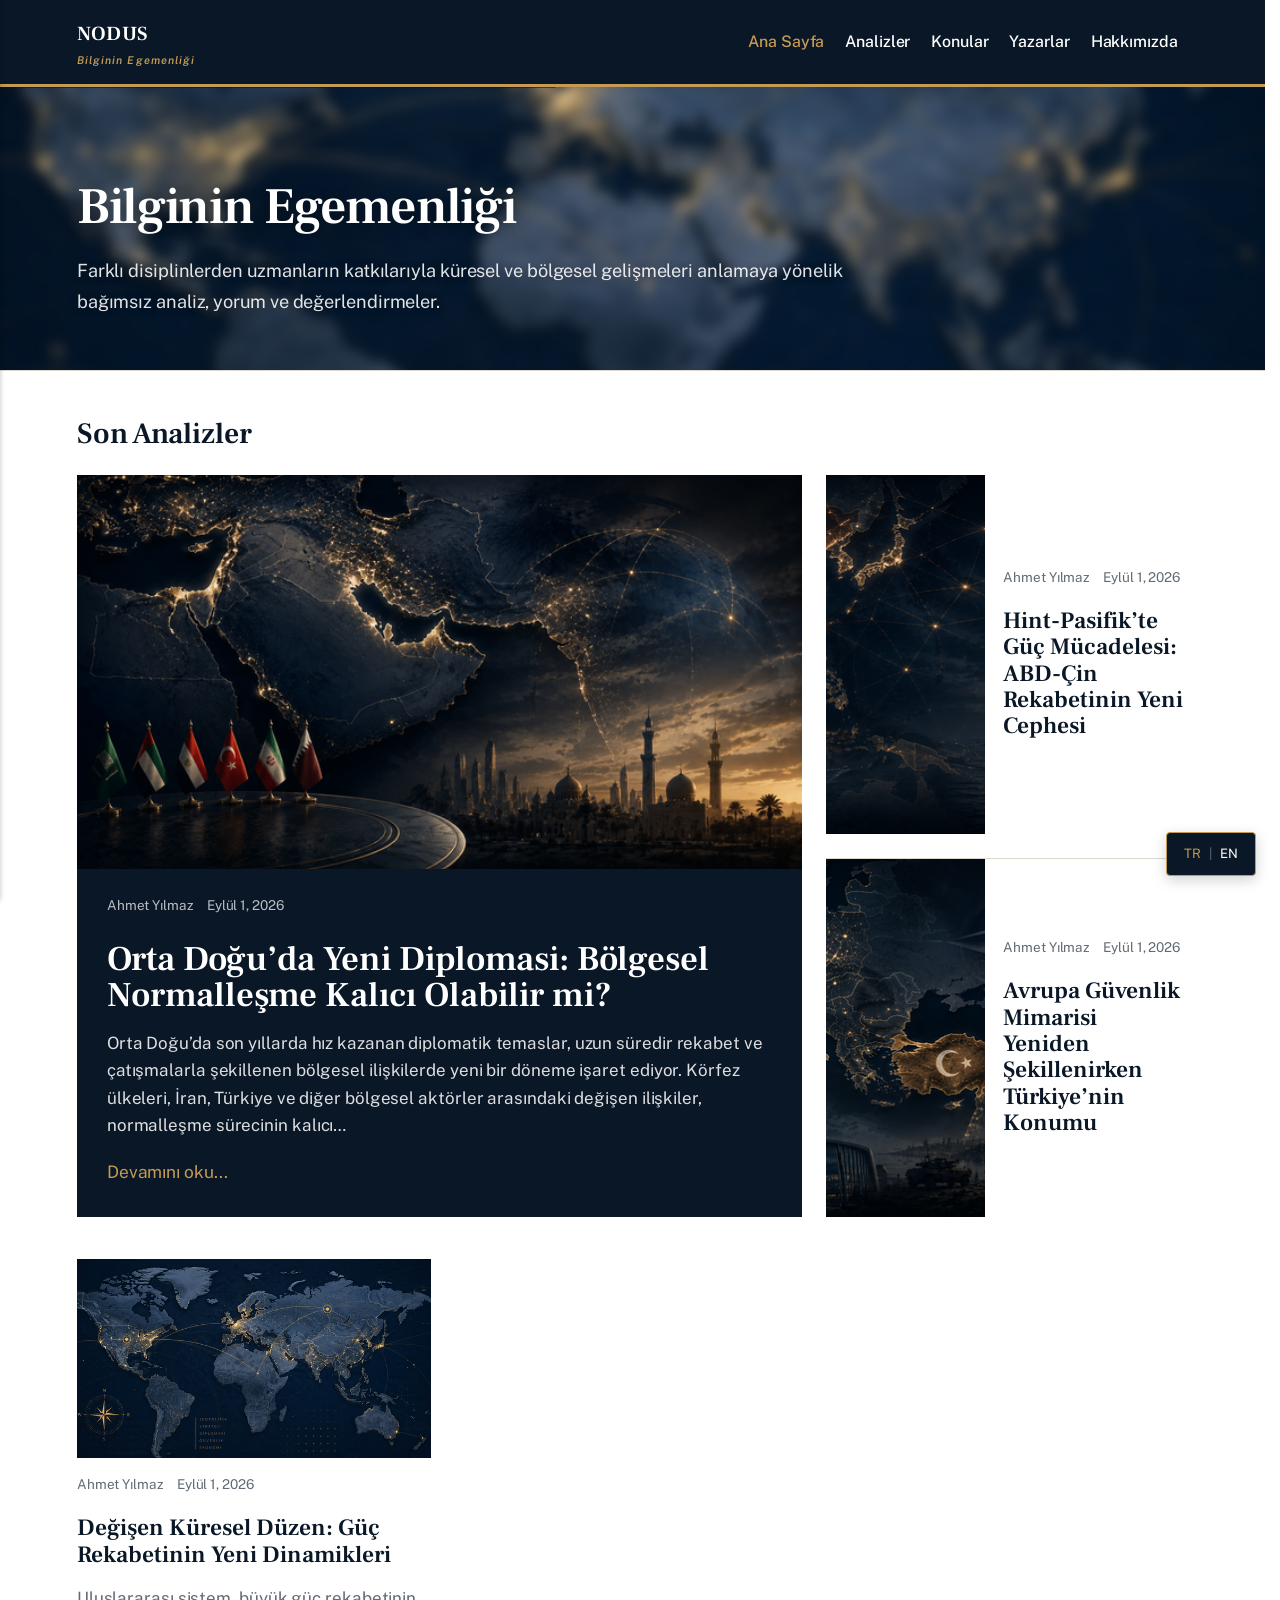
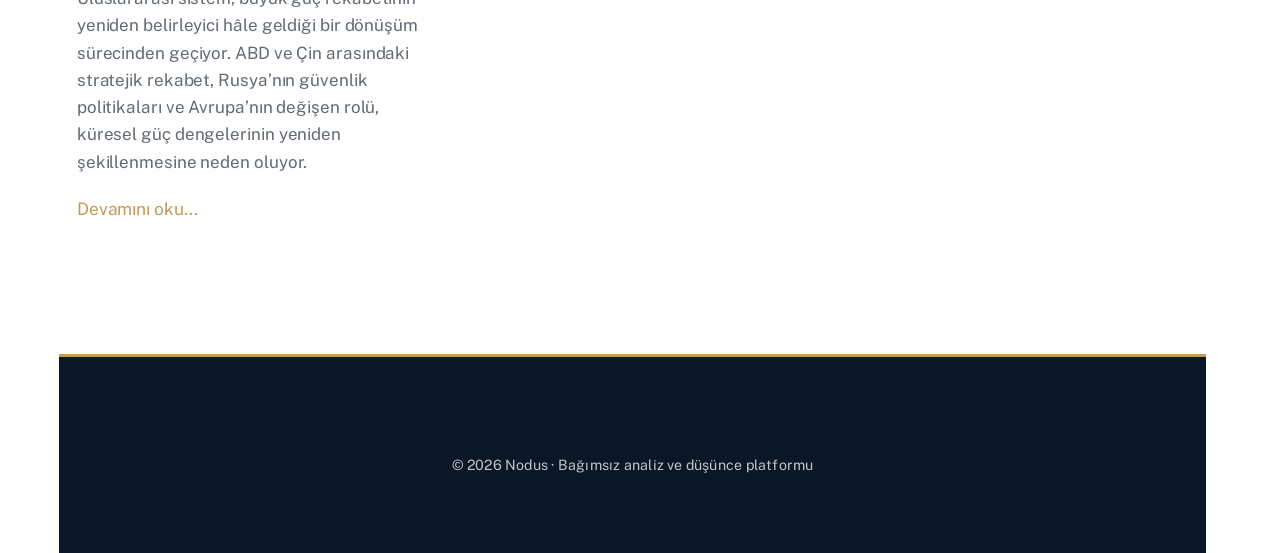
<file: index.html>
<!DOCTYPE html><html lang="tr"><head><meta charset="utf-8"><meta http-equiv="X-UA-Compatible" content="IE=edge"><meta name="viewport" content="width=device-width,initial-scale=1"><title>NODUS</title><meta name="generator" content="Publii Open-Source CMS for Static Site"><link rel="canonical" href="https://bdada-art.github.io/nodus/"><link rel="alternate" type="application/atom+xml" href="https://bdada-art.github.io/nodus/feed.xml" title="NODUS - RSS"><link rel="alternate" type="application/json" href="https://bdada-art.github.io/nodus/feed.json" title="NODUS - JSON"><meta property="og:title" content="NODUS"><meta property="og:site_name" content="NODUS"><meta property="og:description" content=""><meta property="og:url" content="https://bdada-art.github.io/nodus/"><meta property="og:type" content="website"><link rel="preload" href="https://bdada-art.github.io/nodus/assets/dynamic/fonts/publicsans/publicsans.woff2" as="font" type="font/woff2" crossorigin><link rel="preload" href="https://bdada-art.github.io/nodus/assets/dynamic/fonts/publicsans/publicsans-italic.woff2" as="font" type="font/woff2" crossorigin><link rel="preload" href="https://bdada-art.github.io/nodus/assets/dynamic/fonts/frankruhllibre/frankruhllibre.woff2" as="font" type="font/woff2" crossorigin><link rel="stylesheet" href="https://bdada-art.github.io/nodus/assets/css/style.css?v&#x3D;b1ec35eb59a5b4c4823ec2f6370dbebc"><script type="application/ld+json">{"@context":"http://schema.org","@type":"Organization","name":"NODUS","url":"https://bdada-art.github.io/nodus/"}</script><noscript><style>img[loading] {
                    opacity: 1;
                }</style></noscript><script>document.addEventListener("DOMContentLoaded", () => {

  const WORKER_URL =
    "https://nodus-translate.bdada0602.workers.dev/";

  const originalValues = new Map();
  let translating = false;

  /* ==========================
     NODUS SABİT ÇEVİRİLER
     ========================== */

  const dictionary = {
    "Ana Sayfa": "Home",
    "Analizler": "Analysis",
    "Konular": "Topics",
    "Yazarlar": "Authors",
    "Hakkımızda": "About",

    "Bilginin Egemenliği": "The Primacy of Knowledge",

    "Farklı disiplinlerden uzmanların katkılarıyla küresel ve bölgesel gelişmeleri anlamaya yönelik bağımsız analiz, yorum ve değerlendirmeler.":
      "Independent analysis, commentary and assessments aimed at understanding global and regional developments through contributions from experts across different disciplines.",

    "Son Analizler": "Latest Analysis",
    "Tüm Analizler": "All Analysis",

    "Devamını oku": "Read more",
    "Devamını oku…": "Read more",

    "Paylaş": "Share",
    "Önceki": "Previous",
    "Sonraki": "Next",

    "Ara": "Search",
    "Arama": "Search",

    "Yazar": "Author",
    "Yayın tarihi": "Published",

    "Bu yazı son olarak şu tarihte güncellendi":
      "This article was last updated on",

    "Dış Politika & Diplomasi":
      "Foreign Policy & Diplomacy",

    "Jeopolitik & Strateji":
      "Geopolitics & Strategy"
  };


  /* ==========================
     TR | EN BUTONU
     ========================== */

  const switcher = document.createElement("div");

  switcher.id = "nodus-language-switcher";

  switcher.innerHTML = `
    <button type="button" data-lang="tr">TR</button>
    <span>|</span>
    <button type="button" data-lang="en">EN</button>
  `;

  document.body.appendChild(switcher);

  const trButton =
    switcher.querySelector('[data-lang="tr"]');

  const enButton =
    switcher.querySelector('[data-lang="en"]');


  /* ==========================
     YARDIMCI FONKSİYONLAR
     ========================== */

  function remember(element, type = "text") {

    if (originalValues.has(element)) return;

    originalValues.set(element, {
      type,
      value:
        type === "html"
          ? element.innerHTML
          : element.textContent
    });

  }


  function replaceExactText(element, from, to) {

    const walker = document.createTreeWalker(
      element,
      NodeFilter.SHOW_TEXT
    );

    let node;

    while ((node = walker.nextNode())) {

      if (node.nodeValue.trim() === from) {

        if (!node.__nodusOriginal) {
          node.__nodusOriginal = node.nodeValue;
        }

        const leading =
          node.nodeValue.match(/^\s*/)?.[0] || "";

        const trailing =
          node.nodeValue.match(/\s*$/)?.[0] || "";

        node.nodeValue =
          leading + to + trailing;
      }
    }
  }


  /* ==========================
     SABİT ARAYÜZ ÇEVİRİSİ
     ========================== */

  function translateStaticInterface() {

    Object.entries(dictionary).forEach(
      ([tr, en]) => {

        document
          .querySelectorAll(
            "a, button, span, h1, h2, h3, h4, p, li"
          )
          .forEach(element => {

            if (
              element.closest(
                "#nodus-language-switcher"
              )
            ) {
              return;
            }

            replaceExactText(
              element,
              tr,
              en
            );

          });

      }
    );

    translateDates();

    document.documentElement.lang = "en";
  }


  function restoreStaticInterface() {

    const walker = document.createTreeWalker(
      document.body,
      NodeFilter.SHOW_TEXT
    );

    let node;

    while ((node = walker.nextNode())) {

      if (node.__nodusOriginal !== undefined) {
        node.nodeValue =
          node.__nodusOriginal;
      }

    }

    document.documentElement.lang = "tr";
  }


  /* ==========================
     TARİHLER
     ========================== */

  const months = {
    "Ocak": "January",
    "Şubat": "February",
    "Mart": "March",
    "Nisan": "April",
    "Mayıs": "May",
    "Haziran": "June",
    "Temmuz": "July",
    "Ağustos": "August",
    "Eylül": "September",
    "Ekim": "October",
    "Kasım": "November",
    "Aralık": "December"
  };


  function translateDates() {

    document
      .querySelectorAll("time, .feed__date")
      .forEach(element => {

        if (!element.__nodusOriginalText) {
          element.__nodusOriginalText =
            element.textContent;
        }

        let text = element.textContent;

        Object.entries(months).forEach(
          ([tr, en]) => {
            text = text.replace(tr, en);
          }
        );

        element.textContent = text;

      });

  }


  function restoreDates() {

    document
      .querySelectorAll("time, .feed__date")
      .forEach(element => {

        if (element.__nodusOriginalText) {
          element.textContent =
            element.__nodusOriginalText;
        }

      });

  }


  /* ==========================
     GROQ
     ========================== */

  async function groqTranslate(text) {

    const clean = text.trim();

    if (!clean) return clean;

    const cacheKey =
      "nodus-en-" +
      simpleHash(clean);

    const cached =
      localStorage.getItem(cacheKey);

    if (cached) {
      return cached;
    }

    const response =
      await fetch(WORKER_URL, {

        method: "POST",

        headers: {
          "Content-Type":
            "application/json"
        },

        body: JSON.stringify({
          text: clean,
          targetLanguage: "English"
        })

      });

    const data =
      await response.json();

    if (!response.ok) {
      throw new Error(
        data.error ||
        "Translation failed"
      );
    }

    localStorage.setItem(
      cacheKey,
      data.translation
    );

    return data.translation;
  }


  function simpleHash(str) {

    let hash = 0;

    for (
      let i = 0;
      i < str.length;
      i++
    ) {

      hash =
        ((hash << 5) - hash) +
        str.charCodeAt(i);

      hash |= 0;

    }

    return hash.toString();
  }


  /* ==========================
     MAKALE SAYFASI
     ========================== */

  async function translateArticlePage() {

    const title =
      document.querySelector(
        ".hero__content h1"
      );

    const content =
      document.querySelector(
        ".content__entry"
      );

    if (!title || !content) return;

    remember(title);
    remember(content, "html");

    const titleTranslation =
      await groqTranslate(
        title.textContent
      );

    title.textContent =
      titleTranslation;


    const blocks =
      content.querySelectorAll(
        "p, h2, h3, h4, blockquote, li"
      );


    for (const block of blocks) {

      const text =
        block.textContent.trim();

      if (text.length < 2) {
        continue;
      }

      if (!block.__nodusOriginalHTML) {
        block.__nodusOriginalHTML =
          block.innerHTML;
      }

      const translated =
        await groqTranslate(text);

      block.textContent =
        translated;
    }

  }


  /* ==========================
     ANA SAYFA YAZI BAŞLIKLARI
     ========================== */

  async function translateHomepagePosts() {

    /*
      Makale sayfasındaysak
      ana sayfa kartlarını arama.
    */

    if (
      document.querySelector(
        ".content__entry"
      )
    ) {
      return;
    }


    /*
      SADECE BURASI DÜZELTİLDİ.

      Senin verdiğin gerçek HTML:

      <h2 class="editorial-card__title">
        <a href="...">Başlık</a>
      </h2>
    */

    const links = Array.from(
      document.querySelectorAll(
        "h2.editorial-card__title > a"
      )
    );


    for (const link of links) {

      const text =
        link.textContent.trim();

      if (
        text.length < 15 ||
        text === "Read more"
      ) {
        continue;
      }

      if (
        !link.__nodusOriginalText
      ) {
        link.__nodusOriginalText =
          link.textContent;
      }

      try {

        link.textContent =
          await groqTranslate(text);

      }
      catch (error) {

        console.error(
          "NODUS title translation:",
          error
        );

      }

    }


    const excerpts =
      document.querySelectorAll(
        ".feed__excerpt, .post__excerpt"
      );


    for (const excerpt of excerpts) {

      const text =
        excerpt.textContent.trim();

      if (text.length < 20) continue;

      if (
        !excerpt.__nodusOriginalText
      ) {
        excerpt.__nodusOriginalText =
          excerpt.textContent;
      }

      try {

        excerpt.textContent =
          await groqTranslate(text);

      }
      catch (error) {

        console.error(
          "NODUS excerpt translation:",
          error
        );

      }

    }

  }


  /* ==========================
     ENGLISH MODE
     ========================== */

  async function enableEnglish() {

    if (translating) return;

    translating = true;

    enButton.disabled = true;
    enButton.textContent = "...";

    try {

      translateStaticInterface();

      await Promise.all([
        translateArticlePage(),
        translateHomepagePosts()
      ]);

      localStorage.setItem(
        "nodus-language",
        "en"
      );

      enButton.classList.add(
        "active"
      );

      trButton.classList.remove(
        "active"
      );

    }

    catch (error) {

      console.error(
        "NODUS translation error:",
        error
      );

      alert(
        "English translation is currently unavailable."
      );

    }

    finally {

      translating = false;

      enButton.disabled = false;
      enButton.textContent = "EN";

    }

  }


  /* ==========================
     TÜRKÇE MOD
     ========================== */

  function enableTurkish() {

    restoreStaticInterface();
    restoreDates();


    originalValues.forEach(
      (stored, element) => {

        if (!document.contains(element)) {
          return;
        }

        if (stored.type === "html") {
          element.innerHTML =
            stored.value;
        }
        else {
          element.textContent =
            stored.value;
        }

      }
    );


    /*
      Ana sayfa kart başlıklarını
      orijinal Türkçeye döndür.
    */

    document
      .querySelectorAll(
        "h2.editorial-card__title > a"
      )
      .forEach(element => {

        if (
          element.__nodusOriginalText
        ) {
          element.textContent =
            element.__nodusOriginalText;
        }

      });


    document
      .querySelectorAll(
        ".feed__excerpt, .post__excerpt"
      )
      .forEach(element => {

        if (
          element.__nodusOriginalText
        ) {
          element.textContent =
            element.__nodusOriginalText;
        }

      });


    localStorage.setItem(
      "nodus-language",
      "tr"
    );

    trButton.classList.add(
      "active"
    );

    enButton.classList.remove(
      "active"
    );

  }


  /* ==========================
     BUTONLAR
     ========================== */

  enButton.addEventListener(
    "click",
    enableEnglish
  );

  trButton.addEventListener(
    "click",
    enableTurkish
  );


  /* ==========================
     DİLİ HATIRLA
     ========================== */

  const savedLanguage =
    localStorage.getItem(
      "nodus-language"
    );


  if (savedLanguage === "en") {

    enableEnglish();

  }
  else {

    trButton.classList.add(
      "active"
    );

  }

});</script><style>#nodus-language-switcher {

  position: fixed;

  right: 24px;
  bottom: 24px;

  z-index: 9999;

  display: flex;
  align-items: center;
  gap: 3px;

  background: #0A1726;

  border: 1px solid #C49A55;

  padding: 8px 12px;

  border-radius: 4px;

  font-family:
    "Public Sans",
    sans-serif;

  font-size: 13px;

  box-shadow:
    0 4px 14px
    rgba(0,0,0,.18);

}


#nodus-language-switcher button {

  border: 0;

  background: transparent;

  color: #ffffff;

  cursor: pointer;

  padding: 2px 5px;

  font: inherit;

}


#nodus-language-switcher button.active {

  color: #C49A55;

  font-weight: 700;

}


#nodus-language-switcher button:disabled {

  opacity: .6;

  cursor: wait;

}


#nodus-language-switcher span {

  color: #626A73;

}</style></head><body class="home-template"><script>document.addEventListener('DOMContentLoaded', function () {
    const logo = document.querySelector('.logo');

    if (logo && !document.querySelector('.site-motto')) {
        const motto = document.createElement('span');
        motto.className = 'site-motto';
        motto.textContent = 'Bilginin Egemenliği';
        logo.appendChild(motto);
    }
});</script><header class="top js-header"><a class="logo" href="https://bdada-art.github.io/nodus/">NODUS</a><nav class="navbar js-navbar"><button class="navbar__toggle js-toggle" aria-label="Menu" aria-haspopup="true" aria-expanded="false"><span class="navbar__toggle-box"><span class="navbar__toggle-inner">Menu</span></span></button><ul class="navbar__menu"><li class="active"><a href="https://bdada-art.github.io/nodus/" target="_self">Ana Sayfa</a></li><li><a href="https://bdada-art.github.io/nodus/" target="_self">Analizler</a></li><li class="has-submenu"><a href="https://bdada-art.github.io/nodus/tags/" target="_self" aria-haspopup="true" aria-expanded="false">Konular</a><ul class="navbar__submenu level-2" aria-hidden="true"><li><a href="https://bdada-art.github.io/nodus/tags/jeopolitik-and-strateji/" target="_self">Jeopolitik &amp; Strateji</a></li><li><a href="https://bdada-art.github.io/nodus/tags/dis-politika-and-diplomasi/" target="_self">Dış Politika &amp; Diplomasi</a></li></ul></li><li><a href="https://bdada-art.github.io/nodus/yazarlar.html" target="_self">Yazarlar</a></li><li><a href="https://bdada-art.github.io/nodus/hakkimizda.html" target="_self">Hakkımızda</a></li></ul></nav></header><main><div class="hero hero--noimage"><header class="hero__content"><div class="wrapper"><h1>Bilginin Egemenliği</h1><p>Farklı disiplinlerden uzmanların katkılarıyla küresel ve bölgesel gelişmeleri anlamaya yönelik bağımsız analiz, yorum ve değerlendirmeler.</p></div></header></div><section class="home-analysis"><div class="wrapper home-analysis__header"><h2>Son Analizler</h2></div><div class="wrapper"><div class="editorial-lead"><div class="editorial-lead__main"><article class="editorial-card editorial-card--main"><a href="https://bdada-art.github.io/nodus/orta-doguda-yeni-diplomasi-boelgesel-normallesme-kalici-olabilir-mi.html" class="editorial-card__image"><img src="https://bdada-art.github.io/nodus/media/posts/6/D75891BA-F682-44CA-B7FD-C13E55894E75.png" srcset="https://bdada-art.github.io/nodus/media/posts/6/responsive/D75891BA-F682-44CA-B7FD-C13E55894E75-xs.png 640w, https://bdada-art.github.io/nodus/media/posts/6/responsive/D75891BA-F682-44CA-B7FD-C13E55894E75-sm.png 768w, https://bdada-art.github.io/nodus/media/posts/6/responsive/D75891BA-F682-44CA-B7FD-C13E55894E75-md.png 1024w" sizes="(min-width: 600px) calc(4.38vw + 143px), 87.86vw" loading="lazy" height="941" width="1672" alt=""></a><div class="editorial-card__content editorial-card__content--dark"><div class="editorial-card__meta"><a href="https://bdada-art.github.io/nodus/authors/ahmet-yilmaz/">Ahmet Yılmaz</a> <time datetime="2026-09-01T13:02">Eylül 1, 2026</time></div><h2 class="editorial-card__title"><a href="https://bdada-art.github.io/nodus/orta-doguda-yeni-diplomasi-boelgesel-normallesme-kalici-olabilir-mi.html">Orta Doğu’da Yeni Diplomasi: Bölgesel Normalleşme Kalıcı Olabilir mi?</a></h2><p class="editorial-card__excerpt">Orta Doğu’da son yıllarda hız kazanan diplomatik temaslar, uzun süredir rekabet ve çatışmalarla şekillenen bölgesel ilişkilerde yeni bir döneme işaret ediyor. Körfez ülkeleri, İran, Türkiye ve diğer bölgesel aktörler arasındaki değişen ilişkiler, normalleşme sürecinin kalıcı&hellip;</p><a href="https://bdada-art.github.io/nodus/orta-doguda-yeni-diplomasi-boelgesel-normallesme-kalici-olabilir-mi.html" class="editorial-card__readmore">Devamını oku...</a></div></article></div><div class="editorial-lead__side"><article class="editorial-card editorial-card--side"><a href="https://bdada-art.github.io/nodus/hint-pasifikte-guec-muecadelesi-abd-cin-rekabetinin-yeni-cephesi.html" class="editorial-card__image"><img src="https://bdada-art.github.io/nodus/media/posts/5/55CA420D-6765-46DD-927A-452E9526B328.png" srcset="https://bdada-art.github.io/nodus/media/posts/5/responsive/55CA420D-6765-46DD-927A-452E9526B328-xs.png 640w, https://bdada-art.github.io/nodus/media/posts/5/responsive/55CA420D-6765-46DD-927A-452E9526B328-sm.png 768w, https://bdada-art.github.io/nodus/media/posts/5/responsive/55CA420D-6765-46DD-927A-452E9526B328-md.png 1024w" sizes="(min-width: 600px) calc(4.38vw + 143px), 87.86vw" loading="lazy" height="941" width="1672" alt=""></a><div class="editorial-card__content"><div class="editorial-card__meta"><a href="https://bdada-art.github.io/nodus/authors/ahmet-yilmaz/">Ahmet Yılmaz</a> <time datetime="2026-09-01T13:02">Eylül 1, 2026</time></div><h2 class="editorial-card__title"><a href="https://bdada-art.github.io/nodus/hint-pasifikte-guec-muecadelesi-abd-cin-rekabetinin-yeni-cephesi.html">Hint-Pasifik’te Güç Mücadelesi: ABD-Çin Rekabetinin Yeni Cephesi</a></h2></div></article><article class="editorial-card editorial-card--side"><a href="https://bdada-art.github.io/nodus/avrupa-guevenlik-mimarisi-yeniden-sekillenirken-tuerkiyenin-konumu.html" class="editorial-card__image"><img src="https://bdada-art.github.io/nodus/media/posts/4/630FA2D0-60D7-4276-BCDC-A140330D4161.png" srcset="https://bdada-art.github.io/nodus/media/posts/4/responsive/630FA2D0-60D7-4276-BCDC-A140330D4161-xs.png 640w, https://bdada-art.github.io/nodus/media/posts/4/responsive/630FA2D0-60D7-4276-BCDC-A140330D4161-sm.png 768w, https://bdada-art.github.io/nodus/media/posts/4/responsive/630FA2D0-60D7-4276-BCDC-A140330D4161-md.png 1024w" sizes="(min-width: 600px) calc(4.38vw + 143px), 87.86vw" loading="lazy" height="941" width="1672" alt=""></a><div class="editorial-card__content"><div class="editorial-card__meta"><a href="https://bdada-art.github.io/nodus/authors/ahmet-yilmaz/">Ahmet Yılmaz</a> <time datetime="2026-09-01T13:01">Eylül 1, 2026</time></div><h2 class="editorial-card__title"><a href="https://bdada-art.github.io/nodus/avrupa-guevenlik-mimarisi-yeniden-sekillenirken-tuerkiyenin-konumu.html">Avrupa Güvenlik Mimarisi Yeniden Şekillenirken Türkiye’nin Konumu</a></h2></div></article></div></div><div class="editorial-grid"><article class="editorial-card editorial-card--grid"><a href="https://bdada-art.github.io/nodus/degisen-kueresel-duezen-guec-rekabetinin-yeni-dinamikleri.html" class="editorial-card__image"><img src="https://bdada-art.github.io/nodus/media/posts/1/E462D500-00AB-437A-901F-BA4CCAE9C182.png" srcset="https://bdada-art.github.io/nodus/media/posts/1/responsive/E462D500-00AB-437A-901F-BA4CCAE9C182-xs.png 640w, https://bdada-art.github.io/nodus/media/posts/1/responsive/E462D500-00AB-437A-901F-BA4CCAE9C182-sm.png 768w, https://bdada-art.github.io/nodus/media/posts/1/responsive/E462D500-00AB-437A-901F-BA4CCAE9C182-md.png 1024w" sizes="(min-width: 600px) calc(4.38vw + 143px), 87.86vw" loading="lazy" height="941" width="1672" alt=""></a><div class="editorial-card__content"><div class="editorial-card__meta"><a href="https://bdada-art.github.io/nodus/authors/ahmet-yilmaz/">Ahmet Yılmaz</a> <time datetime="2026-09-01T09:37">Eylül 1, 2026</time></div><h2 class="editorial-card__title"><a href="https://bdada-art.github.io/nodus/degisen-kueresel-duezen-guec-rekabetinin-yeni-dinamikleri.html">Değişen Küresel Düzen: Güç Rekabetinin Yeni Dinamikleri</a></h2><p class="editorial-card__excerpt">Uluslararası sistem, büyük güç rekabetinin yeniden belirleyici hâle geldiği bir dönüşüm sürecinden geçiyor. ABD ve Çin arasındaki stratejik rekabet, Rusya’nın güvenlik politikaları ve Avrupa’nın değişen rolü, küresel güç dengelerinin yeniden şekillenmesine neden oluyor.</p><a href="https://bdada-art.github.io/nodus/degisen-kueresel-duezen-guec-rekabetinin-yeni-dinamikleri.html" class="editorial-card__readmore">Devamını oku...</a></div></article></div></div></section></main><footer class="footer"><div class="wrapper"><div class="footer__copyright"><p>© 2026 Nodus · Bağımsız analiz ve düşünce platformu</p></div><button id="backToTop" class="footer__bttop" aria-label="Back to top" title="Back to top"><svg width="20" height="20"><use xlink:href="https://bdada-art.github.io/nodus/assets/svg/svg-map.svg#toparrow"/></svg></button></div></footer><script defer="defer" src="https://bdada-art.github.io/nodus/assets/js/scripts.min.js?v&#x3D;dafec4f87fead6718cb125f0b0fc8441"></script><script>window.publiiThemeMenuConfig={mobileMenuMode:'sidebar',animationSpeed:300,submenuWidth: 'auto',doubleClickTime:500,mobileMenuExpandableSubmenus:true,relatedContainerForOverlayMenuSelector:'.top'};</script><script>var images = document.querySelectorAll('img[loading]');
        for (var i = 0; i < images.length; i++) {
            if (images[i].complete) {
                images[i].classList.add('is-loaded');
            } else {
                images[i].addEventListener('load', function () {
                    this.classList.add('is-loaded');
                }, false);
            }
        }</script></body></html>
</file>
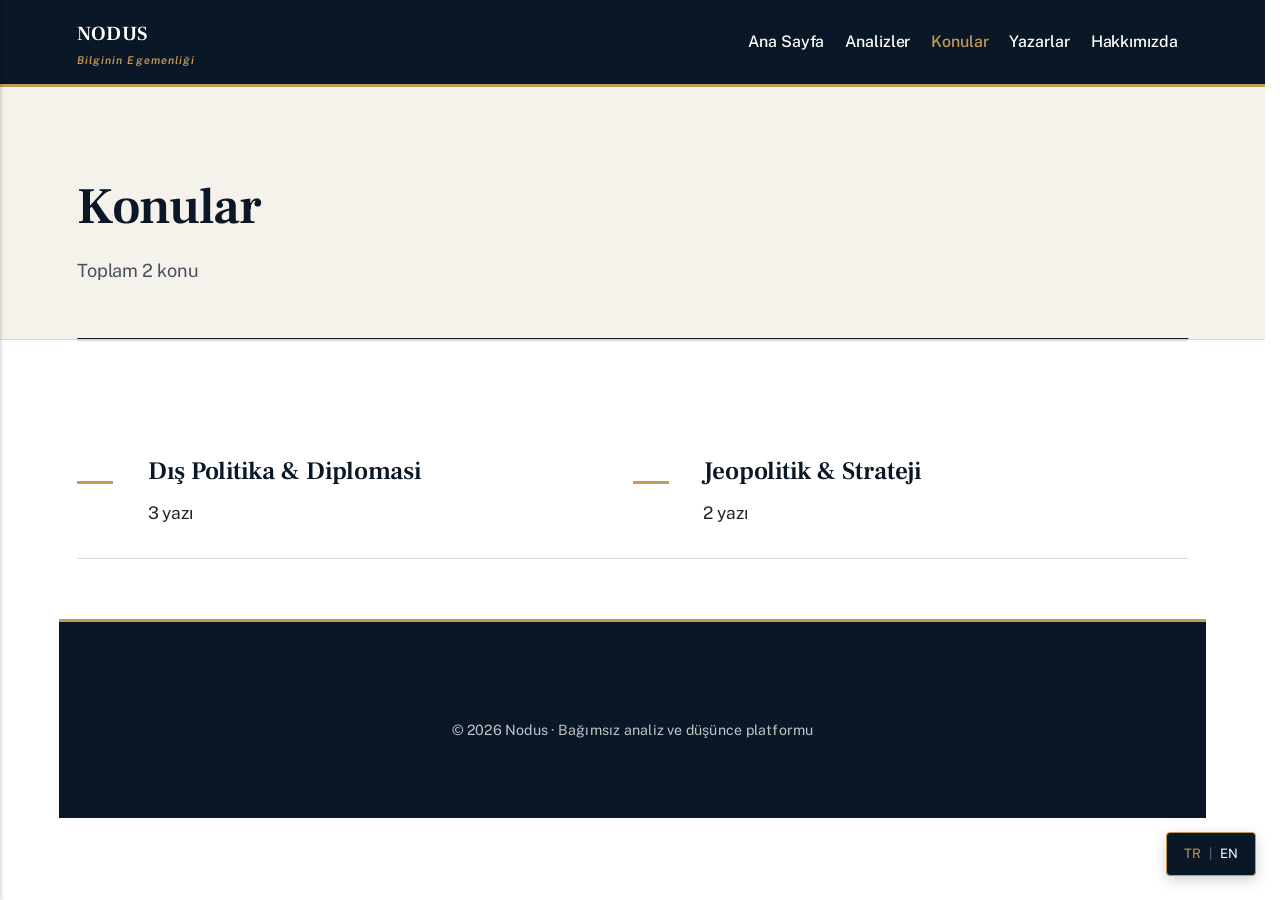
<file: tags/index.html>
<!DOCTYPE html><html lang="tr"><head><meta charset="utf-8"><meta http-equiv="X-UA-Compatible" content="IE=edge"><meta name="viewport" content="width=device-width,initial-scale=1"><title>All tags - NODUS</title><meta name="robots" content="noindex, follow"><meta name="generator" content="Publii Open-Source CMS for Static Site"><link rel="alternate" type="application/atom+xml" href="https://bdada-art.github.io/nodus/feed.xml" title="NODUS - RSS"><link rel="alternate" type="application/json" href="https://bdada-art.github.io/nodus/feed.json" title="NODUS - JSON"><meta property="og:title" content="NODUS"><meta property="og:site_name" content="NODUS"><meta property="og:description" content=""><meta property="og:url" content="https://bdada-art.github.io/nodus/tags/"><meta property="og:type" content="website"><link rel="preload" href="https://bdada-art.github.io/nodus/assets/dynamic/fonts/publicsans/publicsans.woff2" as="font" type="font/woff2" crossorigin><link rel="preload" href="https://bdada-art.github.io/nodus/assets/dynamic/fonts/publicsans/publicsans-italic.woff2" as="font" type="font/woff2" crossorigin><link rel="preload" href="https://bdada-art.github.io/nodus/assets/dynamic/fonts/frankruhllibre/frankruhllibre.woff2" as="font" type="font/woff2" crossorigin><link rel="stylesheet" href="https://bdada-art.github.io/nodus/assets/css/style.css?v&#x3D;b1ec35eb59a5b4c4823ec2f6370dbebc"><script type="application/ld+json">{"@context":"http://schema.org","@type":"Organization","name":"NODUS","url":"https://bdada-art.github.io/nodus/"}</script><noscript><style>img[loading] {
                    opacity: 1;
                }</style></noscript><script>document.addEventListener("DOMContentLoaded", () => {

  const WORKER_URL =
    "https://nodus-translate.bdada0602.workers.dev/";

  const originalValues = new Map();
  let translating = false;

  /* ==========================
     NODUS SABİT ÇEVİRİLER
     ========================== */

  const dictionary = {
    "Ana Sayfa": "Home",
    "Analizler": "Analysis",
    "Konular": "Topics",
    "Yazarlar": "Authors",
    "Hakkımızda": "About",

    "Bilginin Egemenliği": "The Primacy of Knowledge",

    "Farklı disiplinlerden uzmanların katkılarıyla küresel ve bölgesel gelişmeleri anlamaya yönelik bağımsız analiz, yorum ve değerlendirmeler.":
      "Independent analysis, commentary and assessments aimed at understanding global and regional developments through contributions from experts across different disciplines.",

    "Son Analizler": "Latest Analysis",
    "Tüm Analizler": "All Analysis",

    "Devamını oku": "Read more",
    "Devamını oku…": "Read more",

    "Paylaş": "Share",
    "Önceki": "Previous",
    "Sonraki": "Next",

    "Ara": "Search",
    "Arama": "Search",

    "Yazar": "Author",
    "Yayın tarihi": "Published",

    "Bu yazı son olarak şu tarihte güncellendi":
      "This article was last updated on",

    "Dış Politika & Diplomasi":
      "Foreign Policy & Diplomacy",

    "Jeopolitik & Strateji":
      "Geopolitics & Strategy"
  };


  /* ==========================
     TR | EN BUTONU
     ========================== */

  const switcher = document.createElement("div");

  switcher.id = "nodus-language-switcher";

  switcher.innerHTML = `
    <button type="button" data-lang="tr">TR</button>
    <span>|</span>
    <button type="button" data-lang="en">EN</button>
  `;

  document.body.appendChild(switcher);

  const trButton =
    switcher.querySelector('[data-lang="tr"]');

  const enButton =
    switcher.querySelector('[data-lang="en"]');


  /* ==========================
     YARDIMCI FONKSİYONLAR
     ========================== */

  function remember(element, type = "text") {

    if (originalValues.has(element)) return;

    originalValues.set(element, {
      type,
      value:
        type === "html"
          ? element.innerHTML
          : element.textContent
    });

  }


  function replaceExactText(element, from, to) {

    const walker = document.createTreeWalker(
      element,
      NodeFilter.SHOW_TEXT
    );

    let node;

    while ((node = walker.nextNode())) {

      if (node.nodeValue.trim() === from) {

        if (!node.__nodusOriginal) {
          node.__nodusOriginal = node.nodeValue;
        }

        const leading =
          node.nodeValue.match(/^\s*/)?.[0] || "";

        const trailing =
          node.nodeValue.match(/\s*$/)?.[0] || "";

        node.nodeValue =
          leading + to + trailing;
      }
    }
  }


  /* ==========================
     SABİT ARAYÜZ ÇEVİRİSİ
     ========================== */

  function translateStaticInterface() {

    Object.entries(dictionary).forEach(
      ([tr, en]) => {

        document
          .querySelectorAll(
            "a, button, span, h1, h2, h3, h4, p, li"
          )
          .forEach(element => {

            if (
              element.closest(
                "#nodus-language-switcher"
              )
            ) {
              return;
            }

            replaceExactText(
              element,
              tr,
              en
            );

          });

      }
    );

    translateDates();

    document.documentElement.lang = "en";
  }


  function restoreStaticInterface() {

    const walker = document.createTreeWalker(
      document.body,
      NodeFilter.SHOW_TEXT
    );

    let node;

    while ((node = walker.nextNode())) {

      if (node.__nodusOriginal !== undefined) {
        node.nodeValue =
          node.__nodusOriginal;
      }

    }

    document.documentElement.lang = "tr";
  }


  /* ==========================
     TARİHLER
     ========================== */

  const months = {
    "Ocak": "January",
    "Şubat": "February",
    "Mart": "March",
    "Nisan": "April",
    "Mayıs": "May",
    "Haziran": "June",
    "Temmuz": "July",
    "Ağustos": "August",
    "Eylül": "September",
    "Ekim": "October",
    "Kasım": "November",
    "Aralık": "December"
  };


  function translateDates() {

    document
      .querySelectorAll("time, .feed__date")
      .forEach(element => {

        if (!element.__nodusOriginalText) {
          element.__nodusOriginalText =
            element.textContent;
        }

        let text = element.textContent;

        Object.entries(months).forEach(
          ([tr, en]) => {
            text = text.replace(tr, en);
          }
        );

        element.textContent = text;

      });

  }


  function restoreDates() {

    document
      .querySelectorAll("time, .feed__date")
      .forEach(element => {

        if (element.__nodusOriginalText) {
          element.textContent =
            element.__nodusOriginalText;
        }

      });

  }


  /* ==========================
     GROQ
     ========================== */

  async function groqTranslate(text) {

    const clean = text.trim();

    if (!clean) return clean;

    const cacheKey =
      "nodus-en-" +
      simpleHash(clean);

    const cached =
      localStorage.getItem(cacheKey);

    if (cached) {
      return cached;
    }

    const response =
      await fetch(WORKER_URL, {

        method: "POST",

        headers: {
          "Content-Type":
            "application/json"
        },

        body: JSON.stringify({
          text: clean,
          targetLanguage: "English"
        })

      });

    const data =
      await response.json();

    if (!response.ok) {
      throw new Error(
        data.error ||
        "Translation failed"
      );
    }

    localStorage.setItem(
      cacheKey,
      data.translation
    );

    return data.translation;
  }


  function simpleHash(str) {

    let hash = 0;

    for (
      let i = 0;
      i < str.length;
      i++
    ) {

      hash =
        ((hash << 5) - hash) +
        str.charCodeAt(i);

      hash |= 0;

    }

    return hash.toString();
  }


  /* ==========================
     MAKALE SAYFASI
     ========================== */

  async function translateArticlePage() {

    const title =
      document.querySelector(
        ".hero__content h1"
      );

    const content =
      document.querySelector(
        ".content__entry"
      );

    if (!title || !content) return;

    remember(title);
    remember(content, "html");

    const titleTranslation =
      await groqTranslate(
        title.textContent
      );

    title.textContent =
      titleTranslation;


    const blocks =
      content.querySelectorAll(
        "p, h2, h3, h4, blockquote, li"
      );


    for (const block of blocks) {

      const text =
        block.textContent.trim();

      if (text.length < 2) {
        continue;
      }

      if (!block.__nodusOriginalHTML) {
        block.__nodusOriginalHTML =
          block.innerHTML;
      }

      const translated =
        await groqTranslate(text);

      block.textContent =
        translated;
    }

  }


  /* ==========================
     ANA SAYFA YAZI BAŞLIKLARI
     ========================== */

  async function translateHomepagePosts() {

    /*
      Makale sayfasındaysak
      ana sayfa kartlarını arama.
    */

    if (
      document.querySelector(
        ".content__entry"
      )
    ) {
      return;
    }


    /*
      SADECE BURASI DÜZELTİLDİ.

      Senin verdiğin gerçek HTML:

      <h2 class="editorial-card__title">
        <a href="...">Başlık</a>
      </h2>
    */

    const links = Array.from(
      document.querySelectorAll(
        "h2.editorial-card__title > a"
      )
    );


    for (const link of links) {

      const text =
        link.textContent.trim();

      if (
        text.length < 15 ||
        text === "Read more"
      ) {
        continue;
      }

      if (
        !link.__nodusOriginalText
      ) {
        link.__nodusOriginalText =
          link.textContent;
      }

      try {

        link.textContent =
          await groqTranslate(text);

      }
      catch (error) {

        console.error(
          "NODUS title translation:",
          error
        );

      }

    }


    const excerpts =
      document.querySelectorAll(
        ".feed__excerpt, .post__excerpt"
      );


    for (const excerpt of excerpts) {

      const text =
        excerpt.textContent.trim();

      if (text.length < 20) continue;

      if (
        !excerpt.__nodusOriginalText
      ) {
        excerpt.__nodusOriginalText =
          excerpt.textContent;
      }

      try {

        excerpt.textContent =
          await groqTranslate(text);

      }
      catch (error) {

        console.error(
          "NODUS excerpt translation:",
          error
        );

      }

    }

  }


  /* ==========================
     ENGLISH MODE
     ========================== */

  async function enableEnglish() {

    if (translating) return;

    translating = true;

    enButton.disabled = true;
    enButton.textContent = "...";

    try {

      translateStaticInterface();

      await Promise.all([
        translateArticlePage(),
        translateHomepagePosts()
      ]);

      localStorage.setItem(
        "nodus-language",
        "en"
      );

      enButton.classList.add(
        "active"
      );

      trButton.classList.remove(
        "active"
      );

    }

    catch (error) {

      console.error(
        "NODUS translation error:",
        error
      );

      alert(
        "English translation is currently unavailable."
      );

    }

    finally {

      translating = false;

      enButton.disabled = false;
      enButton.textContent = "EN";

    }

  }


  /* ==========================
     TÜRKÇE MOD
     ========================== */

  function enableTurkish() {

    restoreStaticInterface();
    restoreDates();


    originalValues.forEach(
      (stored, element) => {

        if (!document.contains(element)) {
          return;
        }

        if (stored.type === "html") {
          element.innerHTML =
            stored.value;
        }
        else {
          element.textContent =
            stored.value;
        }

      }
    );


    /*
      Ana sayfa kart başlıklarını
      orijinal Türkçeye döndür.
    */

    document
      .querySelectorAll(
        "h2.editorial-card__title > a"
      )
      .forEach(element => {

        if (
          element.__nodusOriginalText
        ) {
          element.textContent =
            element.__nodusOriginalText;
        }

      });


    document
      .querySelectorAll(
        ".feed__excerpt, .post__excerpt"
      )
      .forEach(element => {

        if (
          element.__nodusOriginalText
        ) {
          element.textContent =
            element.__nodusOriginalText;
        }

      });


    localStorage.setItem(
      "nodus-language",
      "tr"
    );

    trButton.classList.add(
      "active"
    );

    enButton.classList.remove(
      "active"
    );

  }


  /* ==========================
     BUTONLAR
     ========================== */

  enButton.addEventListener(
    "click",
    enableEnglish
  );

  trButton.addEventListener(
    "click",
    enableTurkish
  );


  /* ==========================
     DİLİ HATIRLA
     ========================== */

  const savedLanguage =
    localStorage.getItem(
      "nodus-language"
    );


  if (savedLanguage === "en") {

    enableEnglish();

  }
  else {

    trButton.classList.add(
      "active"
    );

  }

});</script><style>#nodus-language-switcher {

  position: fixed;

  right: 24px;
  bottom: 24px;

  z-index: 9999;

  display: flex;
  align-items: center;
  gap: 3px;

  background: #0A1726;

  border: 1px solid #C49A55;

  padding: 8px 12px;

  border-radius: 4px;

  font-family:
    "Public Sans",
    sans-serif;

  font-size: 13px;

  box-shadow:
    0 4px 14px
    rgba(0,0,0,.18);

}


#nodus-language-switcher button {

  border: 0;

  background: transparent;

  color: #ffffff;

  cursor: pointer;

  padding: 2px 5px;

  font: inherit;

}


#nodus-language-switcher button.active {

  color: #C49A55;

  font-weight: 700;

}


#nodus-language-switcher button:disabled {

  opacity: .6;

  cursor: wait;

}


#nodus-language-switcher span {

  color: #626A73;

}</style></head><body class="tags-template"><script>document.addEventListener('DOMContentLoaded', function () {
    const logo = document.querySelector('.logo');

    if (logo && !document.querySelector('.site-motto')) {
        const motto = document.createElement('span');
        motto.className = 'site-motto';
        motto.textContent = 'Bilginin Egemenliği';
        logo.appendChild(motto);
    }
});</script><header class="top js-header"><a class="logo" href="https://bdada-art.github.io/nodus/">NODUS</a><nav class="navbar js-navbar"><button class="navbar__toggle js-toggle" aria-label="Menu" aria-haspopup="true" aria-expanded="false"><span class="navbar__toggle-box"><span class="navbar__toggle-inner">Menu</span></span></button><ul class="navbar__menu"><li><a href="https://bdada-art.github.io/nodus/" target="_self">Ana Sayfa</a></li><li><a href="https://bdada-art.github.io/nodus/" target="_self">Analizler</a></li><li class="active has-submenu"><a href="https://bdada-art.github.io/nodus/tags/" target="_self" aria-haspopup="true" aria-expanded="false">Konular</a><ul class="navbar__submenu level-2" aria-hidden="true"><li><a href="https://bdada-art.github.io/nodus/tags/jeopolitik-and-strateji/" target="_self">Jeopolitik &amp; Strateji</a></li><li><a href="https://bdada-art.github.io/nodus/tags/dis-politika-and-diplomasi/" target="_self">Dış Politika &amp; Diplomasi</a></li></ul></li><li><a href="https://bdada-art.github.io/nodus/yazarlar.html" target="_self">Yazarlar</a></li><li><a href="https://bdada-art.github.io/nodus/hakkimizda.html" target="_self">Hakkımızda</a></li></ul></nav></header><main class="page page--tags"><div class="hero hero--noimage"><header class="hero__content"><div class="wrapper"><h1>Konular</h1><p class="page__desc">Toplam 2 konu</p></div></header></div><div class="wrapper"><ul class="feed feed--grid"><li class="feed__item"><div class="feed__content"><h2 class="h3"><a href="https://bdada-art.github.io/nodus/tags/dis-politika-and-diplomasi/">Dış Politika &amp; Diplomasi</a></h2><p>3 yazı</p></div></li><li class="feed__item"><div class="feed__content"><h2 class="h3"><a href="https://bdada-art.github.io/nodus/tags/jeopolitik-and-strateji/">Jeopolitik &amp; Strateji</a></h2><p>2 yazı</p></div></li></ul></div></main><footer class="footer"><div class="wrapper"><div class="footer__copyright"><p>© 2026 Nodus · Bağımsız analiz ve düşünce platformu</p></div><button id="backToTop" class="footer__bttop" aria-label="Back to top" title="Back to top"><svg width="20" height="20"><use xlink:href="https://bdada-art.github.io/nodus/assets/svg/svg-map.svg#toparrow"/></svg></button></div></footer><script defer="defer" src="https://bdada-art.github.io/nodus/assets/js/scripts.min.js?v&#x3D;dafec4f87fead6718cb125f0b0fc8441"></script><script>window.publiiThemeMenuConfig={mobileMenuMode:'sidebar',animationSpeed:300,submenuWidth: 'auto',doubleClickTime:500,mobileMenuExpandableSubmenus:true,relatedContainerForOverlayMenuSelector:'.top'};</script><script>var images = document.querySelectorAll('img[loading]');
        for (var i = 0; i < images.length; i++) {
            if (images[i].complete) {
                images[i].classList.add('is-loaded');
            } else {
                images[i].addEventListener('load', function () {
                    this.classList.add('is-loaded');
                }, false);
            }
        }</script></body></html>
</file>
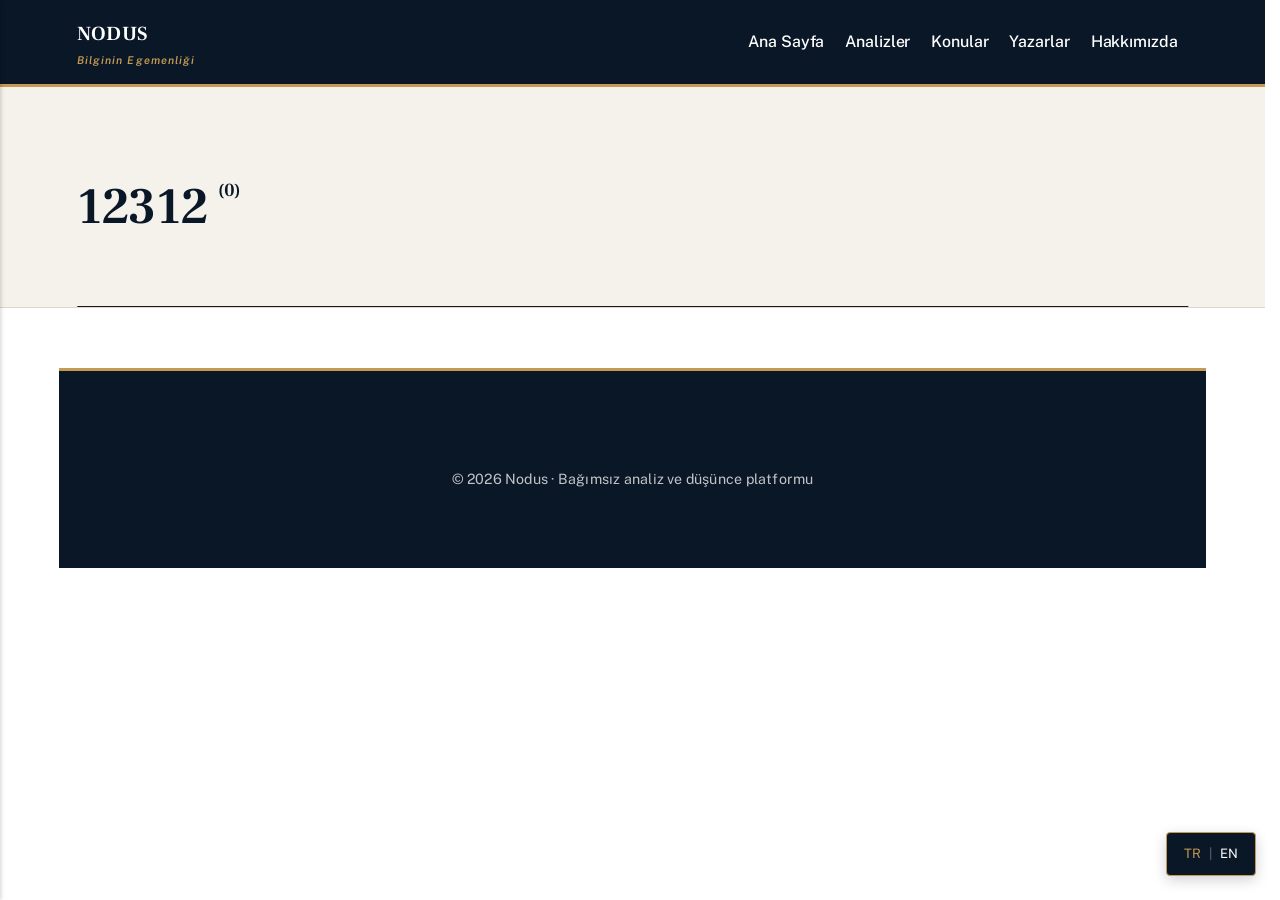
<file: authors/12312/index.html>
<!DOCTYPE html><html lang="tr"><head><meta charset="utf-8"><meta http-equiv="X-UA-Compatible" content="IE=edge"><meta name="viewport" content="width=device-width,initial-scale=1"><title>Author: 12312 - NODUS</title><meta name="robots" content="noindex, follow"><meta name="generator" content="Publii Open-Source CMS for Static Site"><link rel="alternate" type="application/atom+xml" href="https://bdada-art.github.io/nodus/feed.xml" title="NODUS - RSS"><link rel="alternate" type="application/json" href="https://bdada-art.github.io/nodus/feed.json" title="NODUS - JSON"><meta property="og:title" content="12312"><meta property="og:site_name" content="NODUS"><meta property="og:description" content=""><meta property="og:url" content="https://bdada-art.github.io/nodus/authors/12312/"><meta property="og:type" content="website"><link rel="preload" href="https://bdada-art.github.io/nodus/assets/dynamic/fonts/publicsans/publicsans.woff2" as="font" type="font/woff2" crossorigin><link rel="preload" href="https://bdada-art.github.io/nodus/assets/dynamic/fonts/publicsans/publicsans-italic.woff2" as="font" type="font/woff2" crossorigin><link rel="preload" href="https://bdada-art.github.io/nodus/assets/dynamic/fonts/frankruhllibre/frankruhllibre.woff2" as="font" type="font/woff2" crossorigin><link rel="stylesheet" href="https://bdada-art.github.io/nodus/assets/css/style.css?v&#x3D;b1ec35eb59a5b4c4823ec2f6370dbebc"><script type="application/ld+json">{"@context":"http://schema.org","@type":"Organization","name":"NODUS","url":"https://bdada-art.github.io/nodus/"}</script><noscript><style>img[loading] {
                    opacity: 1;
                }</style></noscript><script>document.addEventListener("DOMContentLoaded", () => {

  const WORKER_URL =
    "https://nodus-translate.bdada0602.workers.dev/";

  const originalValues = new Map();
  let translating = false;

  /* ==========================
     NODUS SABİT ÇEVİRİLER
     ========================== */

  const dictionary = {
    "Ana Sayfa": "Home",
    "Analizler": "Analysis",
    "Konular": "Topics",
    "Yazarlar": "Authors",
    "Hakkımızda": "About",

    "Bilginin Egemenliği": "The Primacy of Knowledge",

    "Farklı disiplinlerden uzmanların katkılarıyla küresel ve bölgesel gelişmeleri anlamaya yönelik bağımsız analiz, yorum ve değerlendirmeler.":
      "Independent analysis, commentary and assessments aimed at understanding global and regional developments through contributions from experts across different disciplines.",

    "Son Analizler": "Latest Analysis",
    "Tüm Analizler": "All Analysis",

    "Devamını oku": "Read more",
    "Devamını oku…": "Read more",

    "Paylaş": "Share",
    "Önceki": "Previous",
    "Sonraki": "Next",

    "Ara": "Search",
    "Arama": "Search",

    "Yazar": "Author",
    "Yayın tarihi": "Published",

    "Bu yazı son olarak şu tarihte güncellendi":
      "This article was last updated on",

    "Dış Politika & Diplomasi":
      "Foreign Policy & Diplomacy",

    "Jeopolitik & Strateji":
      "Geopolitics & Strategy"
  };


  /* ==========================
     TR | EN BUTONU
     ========================== */

  const switcher = document.createElement("div");

  switcher.id = "nodus-language-switcher";

  switcher.innerHTML = `
    <button type="button" data-lang="tr">TR</button>
    <span>|</span>
    <button type="button" data-lang="en">EN</button>
  `;

  document.body.appendChild(switcher);

  const trButton =
    switcher.querySelector('[data-lang="tr"]');

  const enButton =
    switcher.querySelector('[data-lang="en"]');


  /* ==========================
     YARDIMCI FONKSİYONLAR
     ========================== */

  function remember(element, type = "text") {

    if (originalValues.has(element)) return;

    originalValues.set(element, {
      type,
      value:
        type === "html"
          ? element.innerHTML
          : element.textContent
    });

  }


  function replaceExactText(element, from, to) {

    const walker = document.createTreeWalker(
      element,
      NodeFilter.SHOW_TEXT
    );

    let node;

    while ((node = walker.nextNode())) {

      if (node.nodeValue.trim() === from) {

        if (!node.__nodusOriginal) {
          node.__nodusOriginal = node.nodeValue;
        }

        const leading =
          node.nodeValue.match(/^\s*/)?.[0] || "";

        const trailing =
          node.nodeValue.match(/\s*$/)?.[0] || "";

        node.nodeValue =
          leading + to + trailing;
      }
    }
  }


  /* ==========================
     SABİT ARAYÜZ ÇEVİRİSİ
     ========================== */

  function translateStaticInterface() {

    Object.entries(dictionary).forEach(
      ([tr, en]) => {

        document
          .querySelectorAll(
            "a, button, span, h1, h2, h3, h4, p, li"
          )
          .forEach(element => {

            if (
              element.closest(
                "#nodus-language-switcher"
              )
            ) {
              return;
            }

            replaceExactText(
              element,
              tr,
              en
            );

          });

      }
    );

    translateDates();

    document.documentElement.lang = "en";
  }


  function restoreStaticInterface() {

    const walker = document.createTreeWalker(
      document.body,
      NodeFilter.SHOW_TEXT
    );

    let node;

    while ((node = walker.nextNode())) {

      if (node.__nodusOriginal !== undefined) {
        node.nodeValue =
          node.__nodusOriginal;
      }

    }

    document.documentElement.lang = "tr";
  }


  /* ==========================
     TARİHLER
     ========================== */

  const months = {
    "Ocak": "January",
    "Şubat": "February",
    "Mart": "March",
    "Nisan": "April",
    "Mayıs": "May",
    "Haziran": "June",
    "Temmuz": "July",
    "Ağustos": "August",
    "Eylül": "September",
    "Ekim": "October",
    "Kasım": "November",
    "Aralık": "December"
  };


  function translateDates() {

    document
      .querySelectorAll("time, .feed__date")
      .forEach(element => {

        if (!element.__nodusOriginalText) {
          element.__nodusOriginalText =
            element.textContent;
        }

        let text = element.textContent;

        Object.entries(months).forEach(
          ([tr, en]) => {
            text = text.replace(tr, en);
          }
        );

        element.textContent = text;

      });

  }


  function restoreDates() {

    document
      .querySelectorAll("time, .feed__date")
      .forEach(element => {

        if (element.__nodusOriginalText) {
          element.textContent =
            element.__nodusOriginalText;
        }

      });

  }


  /* ==========================
     GROQ
     ========================== */

  async function groqTranslate(text) {

    const clean = text.trim();

    if (!clean) return clean;

    const cacheKey =
      "nodus-en-" +
      simpleHash(clean);

    const cached =
      localStorage.getItem(cacheKey);

    if (cached) {
      return cached;
    }

    const response =
      await fetch(WORKER_URL, {

        method: "POST",

        headers: {
          "Content-Type":
            "application/json"
        },

        body: JSON.stringify({
          text: clean,
          targetLanguage: "English"
        })

      });

    const data =
      await response.json();

    if (!response.ok) {
      throw new Error(
        data.error ||
        "Translation failed"
      );
    }

    localStorage.setItem(
      cacheKey,
      data.translation
    );

    return data.translation;
  }


  function simpleHash(str) {

    let hash = 0;

    for (
      let i = 0;
      i < str.length;
      i++
    ) {

      hash =
        ((hash << 5) - hash) +
        str.charCodeAt(i);

      hash |= 0;

    }

    return hash.toString();
  }


  /* ==========================
     MAKALE SAYFASI
     ========================== */

  async function translateArticlePage() {

    const title =
      document.querySelector(
        ".hero__content h1"
      );

    const content =
      document.querySelector(
        ".content__entry"
      );

    if (!title || !content) return;

    remember(title);
    remember(content, "html");

    const titleTranslation =
      await groqTranslate(
        title.textContent
      );

    title.textContent =
      titleTranslation;


    const blocks =
      content.querySelectorAll(
        "p, h2, h3, h4, blockquote, li"
      );


    for (const block of blocks) {

      const text =
        block.textContent.trim();

      if (text.length < 2) {
        continue;
      }

      if (!block.__nodusOriginalHTML) {
        block.__nodusOriginalHTML =
          block.innerHTML;
      }

      const translated =
        await groqTranslate(text);

      block.textContent =
        translated;
    }

  }


  /* ==========================
     ANA SAYFA YAZI BAŞLIKLARI
     ========================== */

  async function translateHomepagePosts() {

    /*
      Makale sayfasındaysak
      ana sayfa kartlarını arama.
    */

    if (
      document.querySelector(
        ".content__entry"
      )
    ) {
      return;
    }


    /*
      SADECE BURASI DÜZELTİLDİ.

      Senin verdiğin gerçek HTML:

      <h2 class="editorial-card__title">
        <a href="...">Başlık</a>
      </h2>
    */

    const links = Array.from(
      document.querySelectorAll(
        "h2.editorial-card__title > a"
      )
    );


    for (const link of links) {

      const text =
        link.textContent.trim();

      if (
        text.length < 15 ||
        text === "Read more"
      ) {
        continue;
      }

      if (
        !link.__nodusOriginalText
      ) {
        link.__nodusOriginalText =
          link.textContent;
      }

      try {

        link.textContent =
          await groqTranslate(text);

      }
      catch (error) {

        console.error(
          "NODUS title translation:",
          error
        );

      }

    }


    const excerpts =
      document.querySelectorAll(
        ".feed__excerpt, .post__excerpt"
      );


    for (const excerpt of excerpts) {

      const text =
        excerpt.textContent.trim();

      if (text.length < 20) continue;

      if (
        !excerpt.__nodusOriginalText
      ) {
        excerpt.__nodusOriginalText =
          excerpt.textContent;
      }

      try {

        excerpt.textContent =
          await groqTranslate(text);

      }
      catch (error) {

        console.error(
          "NODUS excerpt translation:",
          error
        );

      }

    }

  }


  /* ==========================
     ENGLISH MODE
     ========================== */

  async function enableEnglish() {

    if (translating) return;

    translating = true;

    enButton.disabled = true;
    enButton.textContent = "...";

    try {

      translateStaticInterface();

      await Promise.all([
        translateArticlePage(),
        translateHomepagePosts()
      ]);

      localStorage.setItem(
        "nodus-language",
        "en"
      );

      enButton.classList.add(
        "active"
      );

      trButton.classList.remove(
        "active"
      );

    }

    catch (error) {

      console.error(
        "NODUS translation error:",
        error
      );

      alert(
        "English translation is currently unavailable."
      );

    }

    finally {

      translating = false;

      enButton.disabled = false;
      enButton.textContent = "EN";

    }

  }


  /* ==========================
     TÜRKÇE MOD
     ========================== */

  function enableTurkish() {

    restoreStaticInterface();
    restoreDates();


    originalValues.forEach(
      (stored, element) => {

        if (!document.contains(element)) {
          return;
        }

        if (stored.type === "html") {
          element.innerHTML =
            stored.value;
        }
        else {
          element.textContent =
            stored.value;
        }

      }
    );


    /*
      Ana sayfa kart başlıklarını
      orijinal Türkçeye döndür.
    */

    document
      .querySelectorAll(
        "h2.editorial-card__title > a"
      )
      .forEach(element => {

        if (
          element.__nodusOriginalText
        ) {
          element.textContent =
            element.__nodusOriginalText;
        }

      });


    document
      .querySelectorAll(
        ".feed__excerpt, .post__excerpt"
      )
      .forEach(element => {

        if (
          element.__nodusOriginalText
        ) {
          element.textContent =
            element.__nodusOriginalText;
        }

      });


    localStorage.setItem(
      "nodus-language",
      "tr"
    );

    trButton.classList.add(
      "active"
    );

    enButton.classList.remove(
      "active"
    );

  }


  /* ==========================
     BUTONLAR
     ========================== */

  enButton.addEventListener(
    "click",
    enableEnglish
  );

  trButton.addEventListener(
    "click",
    enableTurkish
  );


  /* ==========================
     DİLİ HATIRLA
     ========================== */

  const savedLanguage =
    localStorage.getItem(
      "nodus-language"
    );


  if (savedLanguage === "en") {

    enableEnglish();

  }
  else {

    trButton.classList.add(
      "active"
    );

  }

});</script><style>#nodus-language-switcher {

  position: fixed;

  right: 24px;
  bottom: 24px;

  z-index: 9999;

  display: flex;
  align-items: center;
  gap: 3px;

  background: #0A1726;

  border: 1px solid #C49A55;

  padding: 8px 12px;

  border-radius: 4px;

  font-family:
    "Public Sans",
    sans-serif;

  font-size: 13px;

  box-shadow:
    0 4px 14px
    rgba(0,0,0,.18);

}


#nodus-language-switcher button {

  border: 0;

  background: transparent;

  color: #ffffff;

  cursor: pointer;

  padding: 2px 5px;

  font: inherit;

}


#nodus-language-switcher button.active {

  color: #C49A55;

  font-weight: 700;

}


#nodus-language-switcher button:disabled {

  opacity: .6;

  cursor: wait;

}


#nodus-language-switcher span {

  color: #626A73;

}</style></head><body class="author-template"><script>document.addEventListener('DOMContentLoaded', function () {
    const logo = document.querySelector('.logo');

    if (logo && !document.querySelector('.site-motto')) {
        const motto = document.createElement('span');
        motto.className = 'site-motto';
        motto.textContent = 'Bilginin Egemenliği';
        logo.appendChild(motto);
    }
});</script><header class="top js-header"><a class="logo" href="https://bdada-art.github.io/nodus/">NODUS</a><nav class="navbar js-navbar"><button class="navbar__toggle js-toggle" aria-label="Menu" aria-haspopup="true" aria-expanded="false"><span class="navbar__toggle-box"><span class="navbar__toggle-inner">Menu</span></span></button><ul class="navbar__menu"><li><a href="https://bdada-art.github.io/nodus/" target="_self">Ana Sayfa</a></li><li><a href="https://bdada-art.github.io/nodus/" target="_self">Analizler</a></li><li class="has-submenu"><a href="https://bdada-art.github.io/nodus/tags/" target="_self" aria-haspopup="true" aria-expanded="false">Konular</a><ul class="navbar__submenu level-2" aria-hidden="true"><li><a href="https://bdada-art.github.io/nodus/tags/jeopolitik-and-strateji/" target="_self">Jeopolitik &amp; Strateji</a></li><li><a href="https://bdada-art.github.io/nodus/tags/dis-politika-and-diplomasi/" target="_self">Dış Politika &amp; Diplomasi</a></li></ul></li><li><a href="https://bdada-art.github.io/nodus/yazarlar.html" target="_self">Yazarlar</a></li><li><a href="https://bdada-art.github.io/nodus/hakkimizda.html" target="_self">Hakkımızda</a></li></ul></nav></header><main class="page page--author"><div class="hero hero--noimage"><header class="hero__content"><div class="wrapper page--author__wrapper"><div><h1>12312 <sup>(0)</sup></h1></div></div></header></div><div class="wrapper feed"></div></main><footer class="footer"><div class="wrapper"><div class="footer__copyright"><p>© 2026 Nodus · Bağımsız analiz ve düşünce platformu</p></div><button id="backToTop" class="footer__bttop" aria-label="Back to top" title="Back to top"><svg width="20" height="20"><use xlink:href="https://bdada-art.github.io/nodus/assets/svg/svg-map.svg#toparrow"/></svg></button></div></footer><script defer="defer" src="https://bdada-art.github.io/nodus/assets/js/scripts.min.js?v&#x3D;dafec4f87fead6718cb125f0b0fc8441"></script><script>window.publiiThemeMenuConfig={mobileMenuMode:'sidebar',animationSpeed:300,submenuWidth: 'auto',doubleClickTime:500,mobileMenuExpandableSubmenus:true,relatedContainerForOverlayMenuSelector:'.top'};</script><script>var images = document.querySelectorAll('img[loading]');
        for (var i = 0; i < images.length; i++) {
            if (images[i].complete) {
                images[i].classList.add('is-loaded');
            } else {
                images[i].addEventListener('load', function () {
                    this.classList.add('is-loaded');
                }, false);
            }
        }</script></body></html>
</file>
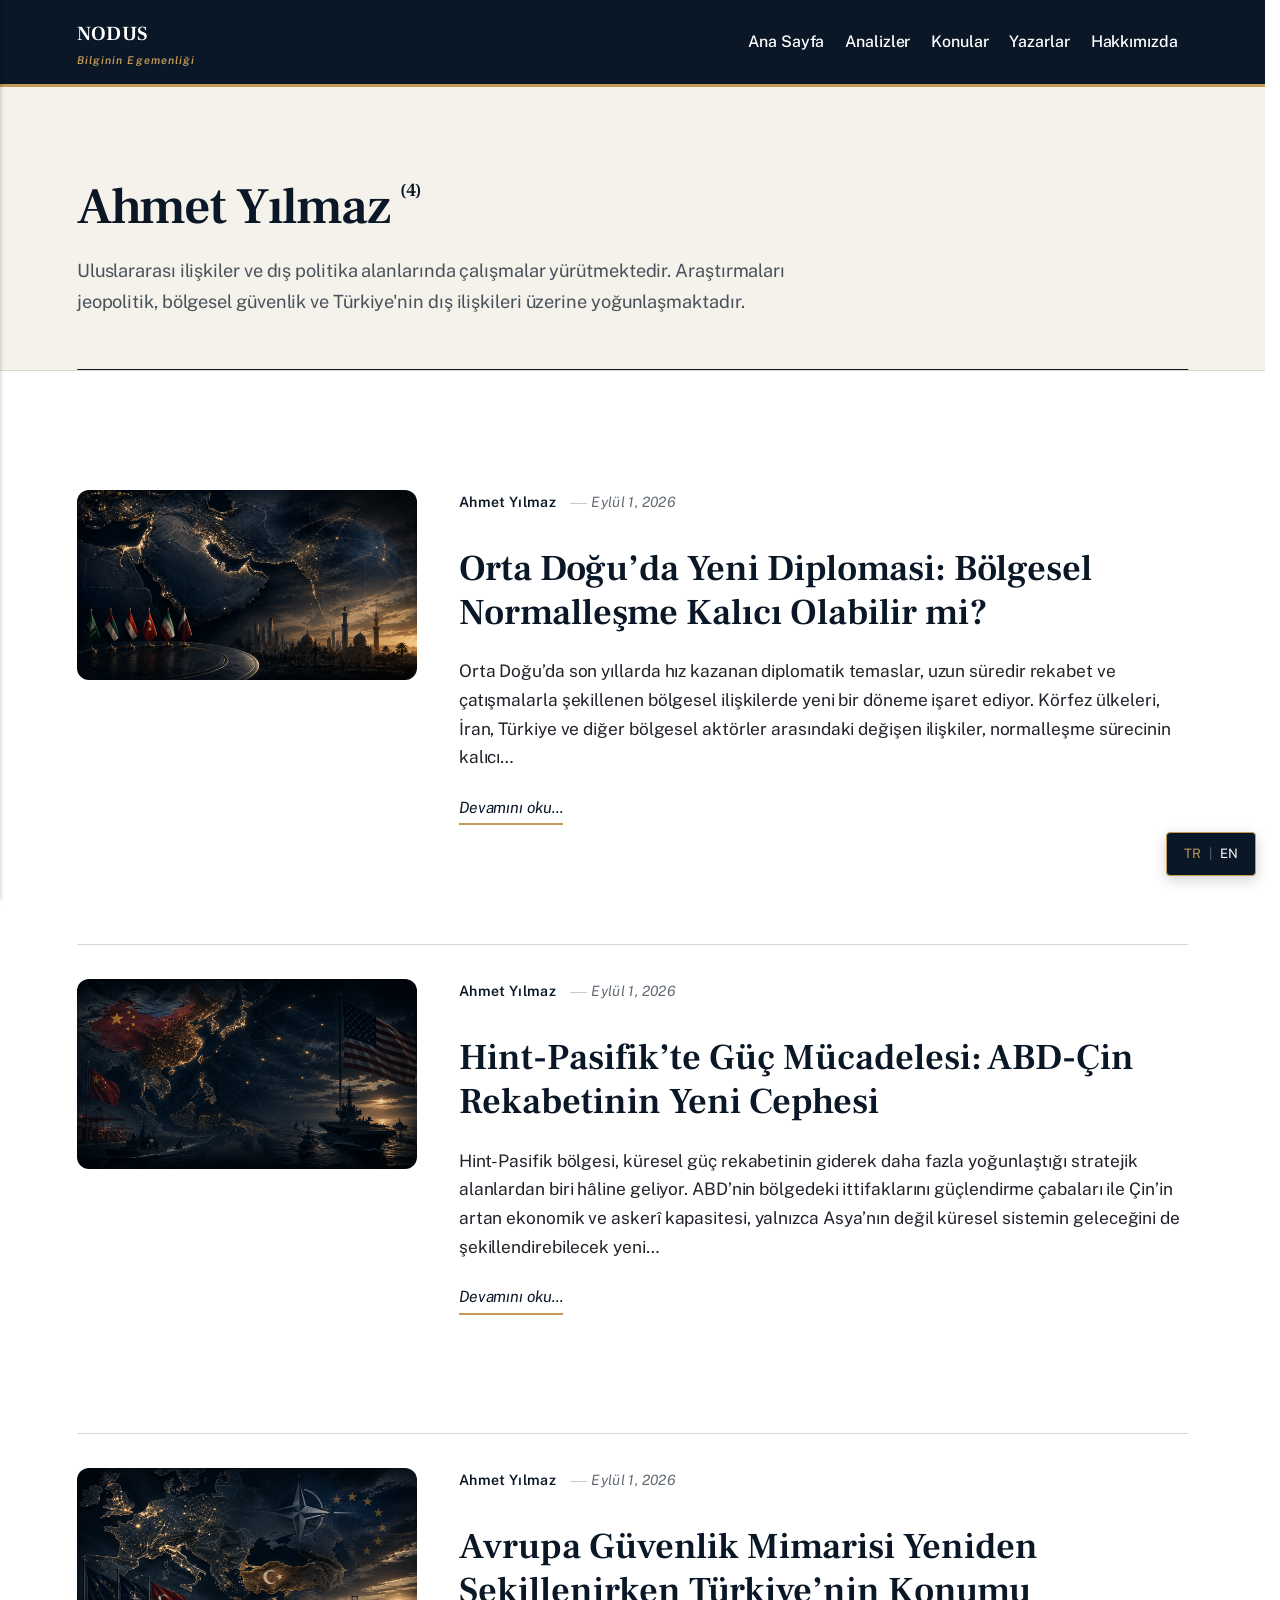
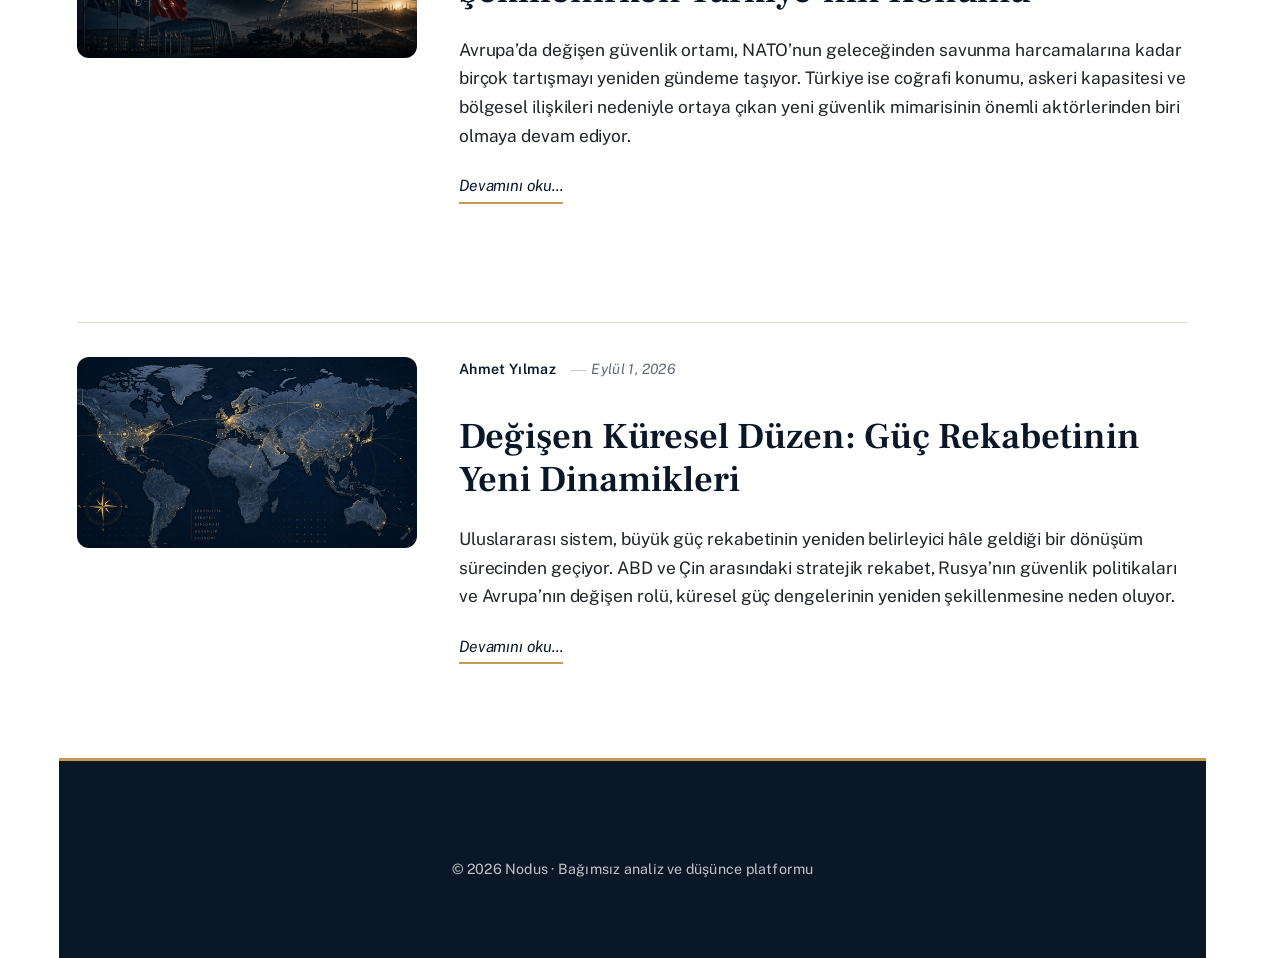
<file: authors/ahmet-yilmaz/index.html>
<!DOCTYPE html><html lang="tr"><head><meta charset="utf-8"><meta http-equiv="X-UA-Compatible" content="IE=edge"><meta name="viewport" content="width=device-width,initial-scale=1"><title>Author: Ahmet Yılmaz - NODUS</title><meta name="robots" content="noindex, follow"><meta name="generator" content="Publii Open-Source CMS for Static Site"><link rel="alternate" type="application/atom+xml" href="https://bdada-art.github.io/nodus/feed.xml" title="NODUS - RSS"><link rel="alternate" type="application/json" href="https://bdada-art.github.io/nodus/feed.json" title="NODUS - JSON"><meta property="og:title" content="Ahmet Yılmaz"><meta property="og:site_name" content="NODUS"><meta property="og:description" content=""><meta property="og:url" content="https://bdada-art.github.io/nodus/authors/ahmet-yilmaz/"><meta property="og:type" content="website"><link rel="preload" href="https://bdada-art.github.io/nodus/assets/dynamic/fonts/publicsans/publicsans.woff2" as="font" type="font/woff2" crossorigin><link rel="preload" href="https://bdada-art.github.io/nodus/assets/dynamic/fonts/publicsans/publicsans-italic.woff2" as="font" type="font/woff2" crossorigin><link rel="preload" href="https://bdada-art.github.io/nodus/assets/dynamic/fonts/frankruhllibre/frankruhllibre.woff2" as="font" type="font/woff2" crossorigin><link rel="stylesheet" href="https://bdada-art.github.io/nodus/assets/css/style.css?v&#x3D;b1ec35eb59a5b4c4823ec2f6370dbebc"><script type="application/ld+json">{"@context":"http://schema.org","@type":"Organization","name":"NODUS","url":"https://bdada-art.github.io/nodus/"}</script><noscript><style>img[loading] {
                    opacity: 1;
                }</style></noscript><script>document.addEventListener("DOMContentLoaded", () => {

  const WORKER_URL =
    "https://nodus-translate.bdada0602.workers.dev/";

  const originalValues = new Map();
  let translating = false;

  /* ==========================
     NODUS SABİT ÇEVİRİLER
     ========================== */

  const dictionary = {
    "Ana Sayfa": "Home",
    "Analizler": "Analysis",
    "Konular": "Topics",
    "Yazarlar": "Authors",
    "Hakkımızda": "About",

    "Bilginin Egemenliği": "The Primacy of Knowledge",

    "Farklı disiplinlerden uzmanların katkılarıyla küresel ve bölgesel gelişmeleri anlamaya yönelik bağımsız analiz, yorum ve değerlendirmeler.":
      "Independent analysis, commentary and assessments aimed at understanding global and regional developments through contributions from experts across different disciplines.",

    "Son Analizler": "Latest Analysis",
    "Tüm Analizler": "All Analysis",

    "Devamını oku": "Read more",
    "Devamını oku…": "Read more",

    "Paylaş": "Share",
    "Önceki": "Previous",
    "Sonraki": "Next",

    "Ara": "Search",
    "Arama": "Search",

    "Yazar": "Author",
    "Yayın tarihi": "Published",

    "Bu yazı son olarak şu tarihte güncellendi":
      "This article was last updated on",

    "Dış Politika & Diplomasi":
      "Foreign Policy & Diplomacy",

    "Jeopolitik & Strateji":
      "Geopolitics & Strategy"
  };


  /* ==========================
     TR | EN BUTONU
     ========================== */

  const switcher = document.createElement("div");

  switcher.id = "nodus-language-switcher";

  switcher.innerHTML = `
    <button type="button" data-lang="tr">TR</button>
    <span>|</span>
    <button type="button" data-lang="en">EN</button>
  `;

  document.body.appendChild(switcher);

  const trButton =
    switcher.querySelector('[data-lang="tr"]');

  const enButton =
    switcher.querySelector('[data-lang="en"]');


  /* ==========================
     YARDIMCI FONKSİYONLAR
     ========================== */

  function remember(element, type = "text") {

    if (originalValues.has(element)) return;

    originalValues.set(element, {
      type,
      value:
        type === "html"
          ? element.innerHTML
          : element.textContent
    });

  }


  function replaceExactText(element, from, to) {

    const walker = document.createTreeWalker(
      element,
      NodeFilter.SHOW_TEXT
    );

    let node;

    while ((node = walker.nextNode())) {

      if (node.nodeValue.trim() === from) {

        if (!node.__nodusOriginal) {
          node.__nodusOriginal = node.nodeValue;
        }

        const leading =
          node.nodeValue.match(/^\s*/)?.[0] || "";

        const trailing =
          node.nodeValue.match(/\s*$/)?.[0] || "";

        node.nodeValue =
          leading + to + trailing;
      }
    }
  }


  /* ==========================
     SABİT ARAYÜZ ÇEVİRİSİ
     ========================== */

  function translateStaticInterface() {

    Object.entries(dictionary).forEach(
      ([tr, en]) => {

        document
          .querySelectorAll(
            "a, button, span, h1, h2, h3, h4, p, li"
          )
          .forEach(element => {

            if (
              element.closest(
                "#nodus-language-switcher"
              )
            ) {
              return;
            }

            replaceExactText(
              element,
              tr,
              en
            );

          });

      }
    );

    translateDates();

    document.documentElement.lang = "en";
  }


  function restoreStaticInterface() {

    const walker = document.createTreeWalker(
      document.body,
      NodeFilter.SHOW_TEXT
    );

    let node;

    while ((node = walker.nextNode())) {

      if (node.__nodusOriginal !== undefined) {
        node.nodeValue =
          node.__nodusOriginal;
      }

    }

    document.documentElement.lang = "tr";
  }


  /* ==========================
     TARİHLER
     ========================== */

  const months = {
    "Ocak": "January",
    "Şubat": "February",
    "Mart": "March",
    "Nisan": "April",
    "Mayıs": "May",
    "Haziran": "June",
    "Temmuz": "July",
    "Ağustos": "August",
    "Eylül": "September",
    "Ekim": "October",
    "Kasım": "November",
    "Aralık": "December"
  };


  function translateDates() {

    document
      .querySelectorAll("time, .feed__date")
      .forEach(element => {

        if (!element.__nodusOriginalText) {
          element.__nodusOriginalText =
            element.textContent;
        }

        let text = element.textContent;

        Object.entries(months).forEach(
          ([tr, en]) => {
            text = text.replace(tr, en);
          }
        );

        element.textContent = text;

      });

  }


  function restoreDates() {

    document
      .querySelectorAll("time, .feed__date")
      .forEach(element => {

        if (element.__nodusOriginalText) {
          element.textContent =
            element.__nodusOriginalText;
        }

      });

  }


  /* ==========================
     GROQ
     ========================== */

  async function groqTranslate(text) {

    const clean = text.trim();

    if (!clean) return clean;

    const cacheKey =
      "nodus-en-" +
      simpleHash(clean);

    const cached =
      localStorage.getItem(cacheKey);

    if (cached) {
      return cached;
    }

    const response =
      await fetch(WORKER_URL, {

        method: "POST",

        headers: {
          "Content-Type":
            "application/json"
        },

        body: JSON.stringify({
          text: clean,
          targetLanguage: "English"
        })

      });

    const data =
      await response.json();

    if (!response.ok) {
      throw new Error(
        data.error ||
        "Translation failed"
      );
    }

    localStorage.setItem(
      cacheKey,
      data.translation
    );

    return data.translation;
  }


  function simpleHash(str) {

    let hash = 0;

    for (
      let i = 0;
      i < str.length;
      i++
    ) {

      hash =
        ((hash << 5) - hash) +
        str.charCodeAt(i);

      hash |= 0;

    }

    return hash.toString();
  }


  /* ==========================
     MAKALE SAYFASI
     ========================== */

  async function translateArticlePage() {

    const title =
      document.querySelector(
        ".hero__content h1"
      );

    const content =
      document.querySelector(
        ".content__entry"
      );

    if (!title || !content) return;

    remember(title);
    remember(content, "html");

    const titleTranslation =
      await groqTranslate(
        title.textContent
      );

    title.textContent =
      titleTranslation;


    const blocks =
      content.querySelectorAll(
        "p, h2, h3, h4, blockquote, li"
      );


    for (const block of blocks) {

      const text =
        block.textContent.trim();

      if (text.length < 2) {
        continue;
      }

      if (!block.__nodusOriginalHTML) {
        block.__nodusOriginalHTML =
          block.innerHTML;
      }

      const translated =
        await groqTranslate(text);

      block.textContent =
        translated;
    }

  }


  /* ==========================
     ANA SAYFA YAZI BAŞLIKLARI
     ========================== */

  async function translateHomepagePosts() {

    /*
      Makale sayfasındaysak
      ana sayfa kartlarını arama.
    */

    if (
      document.querySelector(
        ".content__entry"
      )
    ) {
      return;
    }


    /*
      SADECE BURASI DÜZELTİLDİ.

      Senin verdiğin gerçek HTML:

      <h2 class="editorial-card__title">
        <a href="...">Başlık</a>
      </h2>
    */

    const links = Array.from(
      document.querySelectorAll(
        "h2.editorial-card__title > a"
      )
    );


    for (const link of links) {

      const text =
        link.textContent.trim();

      if (
        text.length < 15 ||
        text === "Read more"
      ) {
        continue;
      }

      if (
        !link.__nodusOriginalText
      ) {
        link.__nodusOriginalText =
          link.textContent;
      }

      try {

        link.textContent =
          await groqTranslate(text);

      }
      catch (error) {

        console.error(
          "NODUS title translation:",
          error
        );

      }

    }


    const excerpts =
      document.querySelectorAll(
        ".feed__excerpt, .post__excerpt"
      );


    for (const excerpt of excerpts) {

      const text =
        excerpt.textContent.trim();

      if (text.length < 20) continue;

      if (
        !excerpt.__nodusOriginalText
      ) {
        excerpt.__nodusOriginalText =
          excerpt.textContent;
      }

      try {

        excerpt.textContent =
          await groqTranslate(text);

      }
      catch (error) {

        console.error(
          "NODUS excerpt translation:",
          error
        );

      }

    }

  }


  /* ==========================
     ENGLISH MODE
     ========================== */

  async function enableEnglish() {

    if (translating) return;

    translating = true;

    enButton.disabled = true;
    enButton.textContent = "...";

    try {

      translateStaticInterface();

      await Promise.all([
        translateArticlePage(),
        translateHomepagePosts()
      ]);

      localStorage.setItem(
        "nodus-language",
        "en"
      );

      enButton.classList.add(
        "active"
      );

      trButton.classList.remove(
        "active"
      );

    }

    catch (error) {

      console.error(
        "NODUS translation error:",
        error
      );

      alert(
        "English translation is currently unavailable."
      );

    }

    finally {

      translating = false;

      enButton.disabled = false;
      enButton.textContent = "EN";

    }

  }


  /* ==========================
     TÜRKÇE MOD
     ========================== */

  function enableTurkish() {

    restoreStaticInterface();
    restoreDates();


    originalValues.forEach(
      (stored, element) => {

        if (!document.contains(element)) {
          return;
        }

        if (stored.type === "html") {
          element.innerHTML =
            stored.value;
        }
        else {
          element.textContent =
            stored.value;
        }

      }
    );


    /*
      Ana sayfa kart başlıklarını
      orijinal Türkçeye döndür.
    */

    document
      .querySelectorAll(
        "h2.editorial-card__title > a"
      )
      .forEach(element => {

        if (
          element.__nodusOriginalText
        ) {
          element.textContent =
            element.__nodusOriginalText;
        }

      });


    document
      .querySelectorAll(
        ".feed__excerpt, .post__excerpt"
      )
      .forEach(element => {

        if (
          element.__nodusOriginalText
        ) {
          element.textContent =
            element.__nodusOriginalText;
        }

      });


    localStorage.setItem(
      "nodus-language",
      "tr"
    );

    trButton.classList.add(
      "active"
    );

    enButton.classList.remove(
      "active"
    );

  }


  /* ==========================
     BUTONLAR
     ========================== */

  enButton.addEventListener(
    "click",
    enableEnglish
  );

  trButton.addEventListener(
    "click",
    enableTurkish
  );


  /* ==========================
     DİLİ HATIRLA
     ========================== */

  const savedLanguage =
    localStorage.getItem(
      "nodus-language"
    );


  if (savedLanguage === "en") {

    enableEnglish();

  }
  else {

    trButton.classList.add(
      "active"
    );

  }

});</script><style>#nodus-language-switcher {

  position: fixed;

  right: 24px;
  bottom: 24px;

  z-index: 9999;

  display: flex;
  align-items: center;
  gap: 3px;

  background: #0A1726;

  border: 1px solid #C49A55;

  padding: 8px 12px;

  border-radius: 4px;

  font-family:
    "Public Sans",
    sans-serif;

  font-size: 13px;

  box-shadow:
    0 4px 14px
    rgba(0,0,0,.18);

}


#nodus-language-switcher button {

  border: 0;

  background: transparent;

  color: #ffffff;

  cursor: pointer;

  padding: 2px 5px;

  font: inherit;

}


#nodus-language-switcher button.active {

  color: #C49A55;

  font-weight: 700;

}


#nodus-language-switcher button:disabled {

  opacity: .6;

  cursor: wait;

}


#nodus-language-switcher span {

  color: #626A73;

}</style></head><body class="author-template"><script>document.addEventListener('DOMContentLoaded', function () {
    const logo = document.querySelector('.logo');

    if (logo && !document.querySelector('.site-motto')) {
        const motto = document.createElement('span');
        motto.className = 'site-motto';
        motto.textContent = 'Bilginin Egemenliği';
        logo.appendChild(motto);
    }
});</script><header class="top js-header"><a class="logo" href="https://bdada-art.github.io/nodus/">NODUS</a><nav class="navbar js-navbar"><button class="navbar__toggle js-toggle" aria-label="Menu" aria-haspopup="true" aria-expanded="false"><span class="navbar__toggle-box"><span class="navbar__toggle-inner">Menu</span></span></button><ul class="navbar__menu"><li><a href="https://bdada-art.github.io/nodus/" target="_self">Ana Sayfa</a></li><li><a href="https://bdada-art.github.io/nodus/" target="_self">Analizler</a></li><li class="has-submenu"><a href="https://bdada-art.github.io/nodus/tags/" target="_self" aria-haspopup="true" aria-expanded="false">Konular</a><ul class="navbar__submenu level-2" aria-hidden="true"><li><a href="https://bdada-art.github.io/nodus/tags/jeopolitik-and-strateji/" target="_self">Jeopolitik &amp; Strateji</a></li><li><a href="https://bdada-art.github.io/nodus/tags/dis-politika-and-diplomasi/" target="_self">Dış Politika &amp; Diplomasi</a></li></ul></li><li><a href="https://bdada-art.github.io/nodus/yazarlar.html" target="_self">Yazarlar</a></li><li><a href="https://bdada-art.github.io/nodus/hakkimizda.html" target="_self">Hakkımızda</a></li></ul></nav></header><main class="page page--author"><div class="hero hero--noimage"><header class="hero__content"><div class="wrapper page--author__wrapper"><div><h1>Ahmet Yılmaz <sup>(4)</sup></h1><div class="page__desc"><p>Uluslararası ilişkiler ve dış politika alanlarında çalışmalar yürütmektedir. Araştırmaları jeopolitik, bölgesel güvenlik ve Türkiye'nin dış ilişkileri üzerine yoğunlaşmaktadır.</p></div></div></div></header></div><div class="wrapper feed"><article class="feed__item"><figure class="feed__image"><img src="https://bdada-art.github.io/nodus/media/posts/6/D75891BA-F682-44CA-B7FD-C13E55894E75.png" srcset="https://bdada-art.github.io/nodus/media/posts/6/responsive/D75891BA-F682-44CA-B7FD-C13E55894E75-xs.png 640w, https://bdada-art.github.io/nodus/media/posts/6/responsive/D75891BA-F682-44CA-B7FD-C13E55894E75-sm.png 768w, https://bdada-art.github.io/nodus/media/posts/6/responsive/D75891BA-F682-44CA-B7FD-C13E55894E75-md.png 1024w" sizes="(min-width: 600px) calc(4.38vw + 143px), 87.86vw" loading="lazy" height="941" width="1672" alt=""></figure><div class="feed__content"><header><div class="feed__meta"><a href="https://bdada-art.github.io/nodus/authors/ahmet-yilmaz/" class="feed__author">Ahmet Yılmaz</a> <time datetime="2026-09-01T13:02" class="feed__date">Eylül 1, 2026</time></div><h2 class="feed__title"><a href="https://bdada-art.github.io/nodus/orta-doguda-yeni-diplomasi-boelgesel-normallesme-kalici-olabilir-mi.html">Orta Doğu’da Yeni Diplomasi: Bölgesel Normalleşme Kalıcı Olabilir mi?</a></h2></header><p>Orta Doğu’da son yıllarda hız kazanan diplomatik temaslar, uzun süredir rekabet ve çatışmalarla şekillenen bölgesel ilişkilerde yeni bir döneme işaret ediyor. Körfez ülkeleri, İran, Türkiye ve diğer bölgesel aktörler arasındaki değişen ilişkiler, normalleşme sürecinin kalıcı&hellip;</p><a href="https://bdada-art.github.io/nodus/orta-doguda-yeni-diplomasi-boelgesel-normallesme-kalici-olabilir-mi.html" class="readmore feed__readmore">Devamını oku...</a></div></article><article class="feed__item"><figure class="feed__image"><img src="https://bdada-art.github.io/nodus/media/posts/5/55CA420D-6765-46DD-927A-452E9526B328.png" srcset="https://bdada-art.github.io/nodus/media/posts/5/responsive/55CA420D-6765-46DD-927A-452E9526B328-xs.png 640w, https://bdada-art.github.io/nodus/media/posts/5/responsive/55CA420D-6765-46DD-927A-452E9526B328-sm.png 768w, https://bdada-art.github.io/nodus/media/posts/5/responsive/55CA420D-6765-46DD-927A-452E9526B328-md.png 1024w" sizes="(min-width: 600px) calc(4.38vw + 143px), 87.86vw" loading="lazy" height="941" width="1672" alt=""></figure><div class="feed__content"><header><div class="feed__meta"><a href="https://bdada-art.github.io/nodus/authors/ahmet-yilmaz/" class="feed__author">Ahmet Yılmaz</a> <time datetime="2026-09-01T13:02" class="feed__date">Eylül 1, 2026</time></div><h2 class="feed__title"><a href="https://bdada-art.github.io/nodus/hint-pasifikte-guec-muecadelesi-abd-cin-rekabetinin-yeni-cephesi.html">Hint-Pasifik’te Güç Mücadelesi: ABD-Çin Rekabetinin Yeni Cephesi</a></h2></header><p>Hint-Pasifik bölgesi, küresel güç rekabetinin giderek daha fazla yoğunlaştığı stratejik alanlardan biri hâline geliyor. ABD’nin bölgedeki ittifaklarını güçlendirme çabaları ile Çin’in artan ekonomik ve askerî kapasitesi, yalnızca Asya’nın değil küresel sistemin geleceğini de şekillendirebilecek yeni&hellip;</p><a href="https://bdada-art.github.io/nodus/hint-pasifikte-guec-muecadelesi-abd-cin-rekabetinin-yeni-cephesi.html" class="readmore feed__readmore">Devamını oku...</a></div></article><article class="feed__item"><figure class="feed__image"><img src="https://bdada-art.github.io/nodus/media/posts/4/630FA2D0-60D7-4276-BCDC-A140330D4161.png" srcset="https://bdada-art.github.io/nodus/media/posts/4/responsive/630FA2D0-60D7-4276-BCDC-A140330D4161-xs.png 640w, https://bdada-art.github.io/nodus/media/posts/4/responsive/630FA2D0-60D7-4276-BCDC-A140330D4161-sm.png 768w, https://bdada-art.github.io/nodus/media/posts/4/responsive/630FA2D0-60D7-4276-BCDC-A140330D4161-md.png 1024w" sizes="(min-width: 600px) calc(4.38vw + 143px), 87.86vw" loading="lazy" height="941" width="1672" alt=""></figure><div class="feed__content"><header><div class="feed__meta"><a href="https://bdada-art.github.io/nodus/authors/ahmet-yilmaz/" class="feed__author">Ahmet Yılmaz</a> <time datetime="2026-09-01T13:01" class="feed__date">Eylül 1, 2026</time></div><h2 class="feed__title"><a href="https://bdada-art.github.io/nodus/avrupa-guevenlik-mimarisi-yeniden-sekillenirken-tuerkiyenin-konumu.html">Avrupa Güvenlik Mimarisi Yeniden Şekillenirken Türkiye’nin Konumu</a></h2></header><p>Avrupa’da değişen güvenlik ortamı, NATO’nun geleceğinden savunma harcamalarına kadar birçok tartışmayı yeniden gündeme taşıyor. Türkiye ise coğrafi konumu, askeri kapasitesi ve bölgesel ilişkileri nedeniyle ortaya çıkan yeni güvenlik mimarisinin önemli aktörlerinden biri olmaya devam ediyor.</p><a href="https://bdada-art.github.io/nodus/avrupa-guevenlik-mimarisi-yeniden-sekillenirken-tuerkiyenin-konumu.html" class="readmore feed__readmore">Devamını oku...</a></div></article><article class="feed__item"><figure class="feed__image"><img src="https://bdada-art.github.io/nodus/media/posts/1/E462D500-00AB-437A-901F-BA4CCAE9C182.png" srcset="https://bdada-art.github.io/nodus/media/posts/1/responsive/E462D500-00AB-437A-901F-BA4CCAE9C182-xs.png 640w, https://bdada-art.github.io/nodus/media/posts/1/responsive/E462D500-00AB-437A-901F-BA4CCAE9C182-sm.png 768w, https://bdada-art.github.io/nodus/media/posts/1/responsive/E462D500-00AB-437A-901F-BA4CCAE9C182-md.png 1024w" sizes="(min-width: 600px) calc(4.38vw + 143px), 87.86vw" loading="lazy" height="941" width="1672" alt=""></figure><div class="feed__content"><header><div class="feed__meta"><a href="https://bdada-art.github.io/nodus/authors/ahmet-yilmaz/" class="feed__author">Ahmet Yılmaz</a> <time datetime="2026-09-01T09:37" class="feed__date">Eylül 1, 2026</time></div><h2 class="feed__title"><a href="https://bdada-art.github.io/nodus/degisen-kueresel-duezen-guec-rekabetinin-yeni-dinamikleri.html">Değişen Küresel Düzen: Güç Rekabetinin Yeni Dinamikleri</a></h2></header><p>Uluslararası sistem, büyük güç rekabetinin yeniden belirleyici hâle geldiği bir dönüşüm sürecinden geçiyor. ABD ve Çin arasındaki stratejik rekabet, Rusya’nın güvenlik politikaları ve Avrupa’nın değişen rolü, küresel güç dengelerinin yeniden şekillenmesine neden oluyor.</p><a href="https://bdada-art.github.io/nodus/degisen-kueresel-duezen-guec-rekabetinin-yeni-dinamikleri.html" class="readmore feed__readmore">Devamını oku...</a></div></article></div></main><footer class="footer"><div class="wrapper"><div class="footer__copyright"><p>© 2026 Nodus · Bağımsız analiz ve düşünce platformu</p></div><button id="backToTop" class="footer__bttop" aria-label="Back to top" title="Back to top"><svg width="20" height="20"><use xlink:href="https://bdada-art.github.io/nodus/assets/svg/svg-map.svg#toparrow"/></svg></button></div></footer><script defer="defer" src="https://bdada-art.github.io/nodus/assets/js/scripts.min.js?v&#x3D;dafec4f87fead6718cb125f0b0fc8441"></script><script>window.publiiThemeMenuConfig={mobileMenuMode:'sidebar',animationSpeed:300,submenuWidth: 'auto',doubleClickTime:500,mobileMenuExpandableSubmenus:true,relatedContainerForOverlayMenuSelector:'.top'};</script><script>var images = document.querySelectorAll('img[loading]');
        for (var i = 0; i < images.length; i++) {
            if (images[i].complete) {
                images[i].classList.add('is-loaded');
            } else {
                images[i].addEventListener('load', function () {
                    this.classList.add('is-loaded');
                }, false);
            }
        }</script></body></html>
</file>
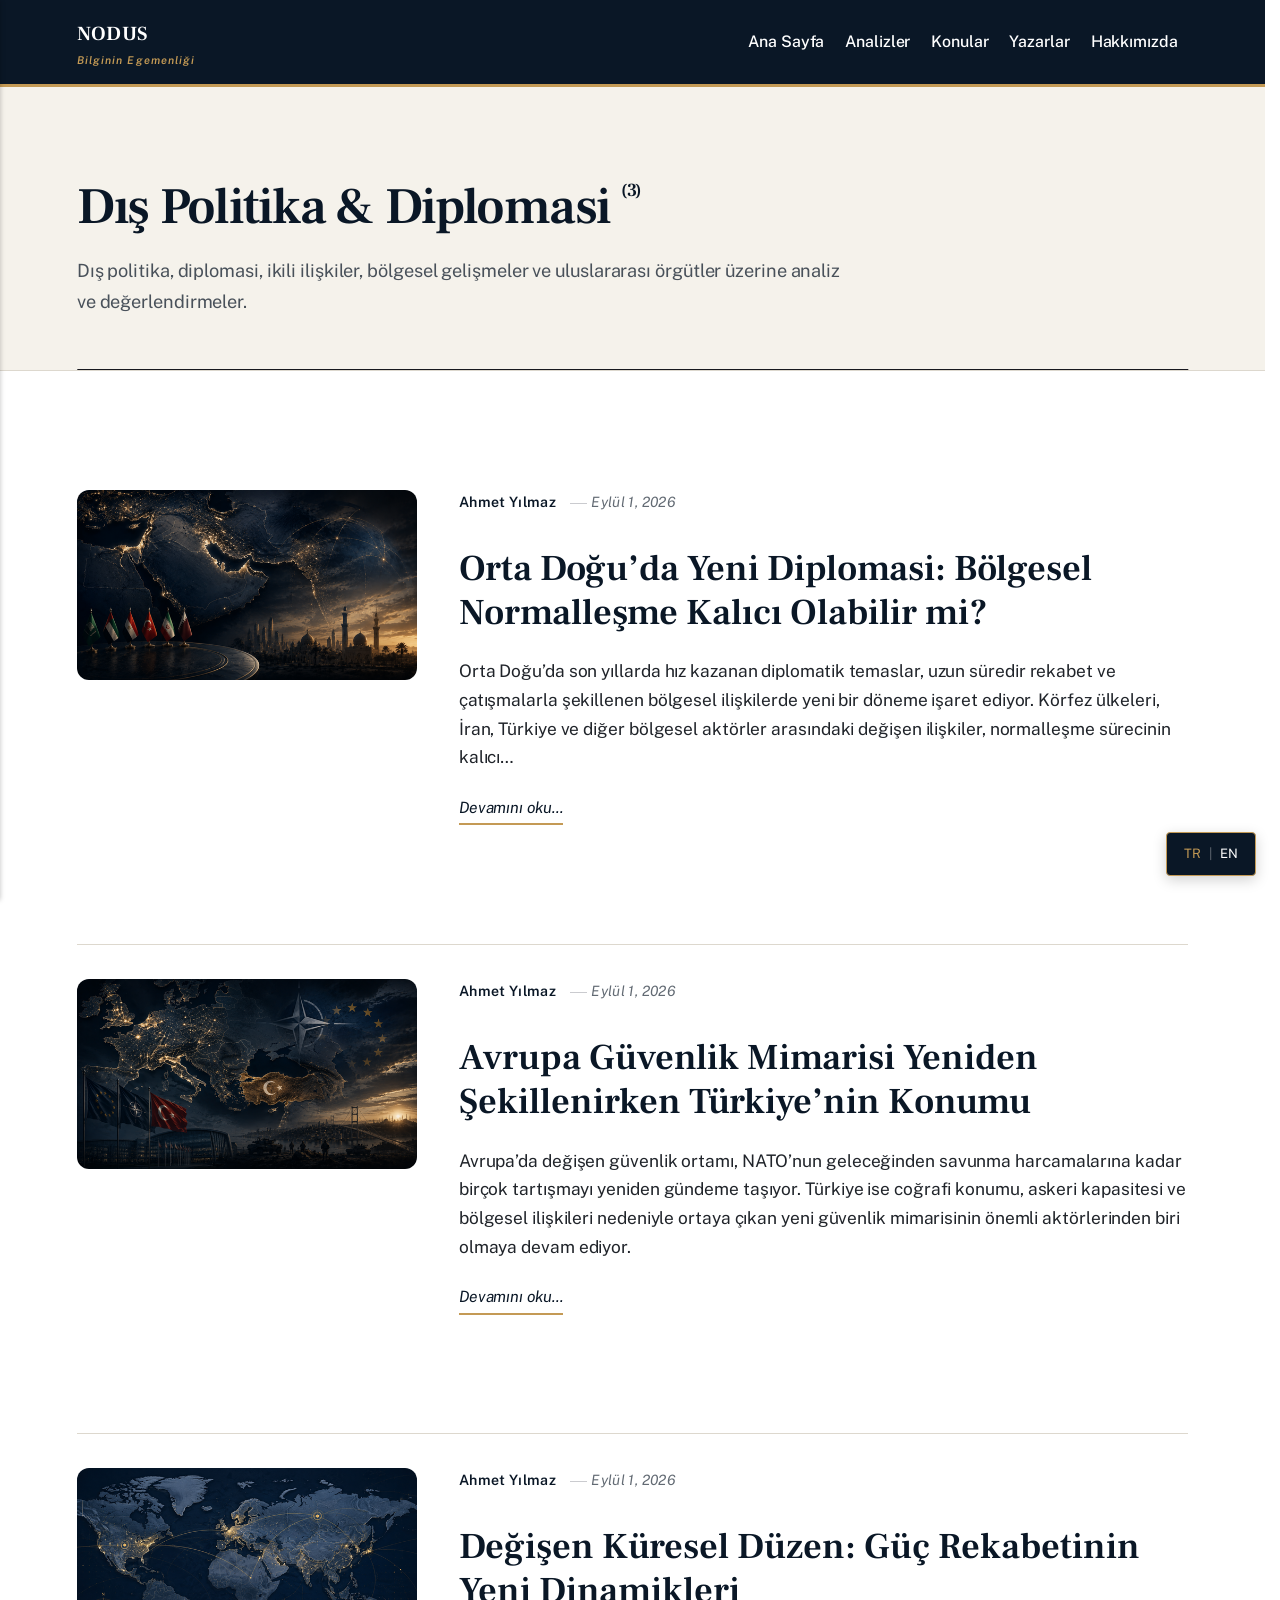
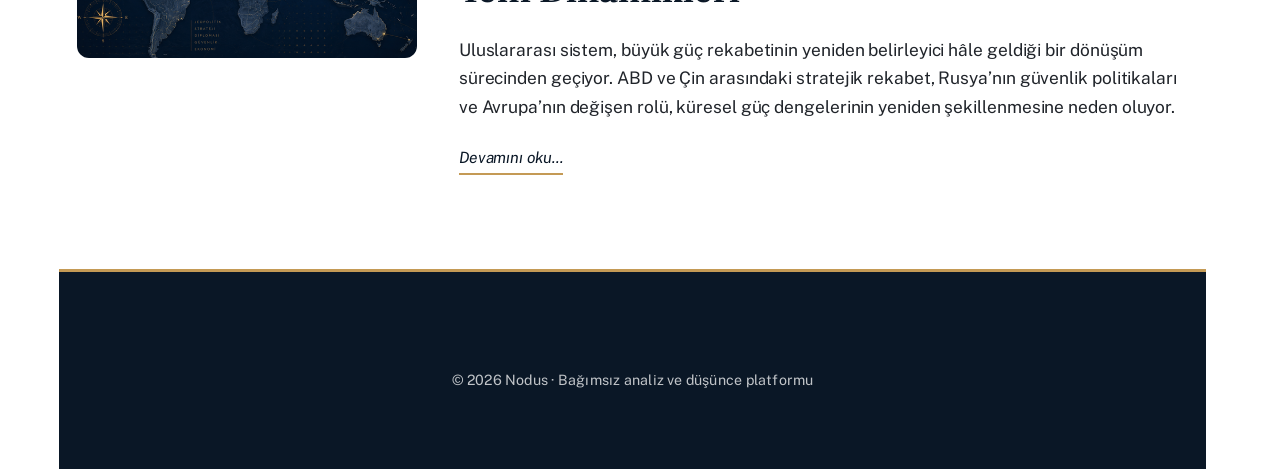
<file: tags/dis-politika-and-diplomasi/index.html>
<!DOCTYPE html><html lang="tr"><head><meta charset="utf-8"><meta http-equiv="X-UA-Compatible" content="IE=edge"><meta name="viewport" content="width=device-width,initial-scale=1"><title>Tag: Dış Politika &amp; Diplomasi - NODUS</title><meta name="robots" content="noindex, follow"><meta name="generator" content="Publii Open-Source CMS for Static Site"><link rel="alternate" type="application/atom+xml" href="https://bdada-art.github.io/nodus/feed.xml" title="NODUS - RSS"><link rel="alternate" type="application/json" href="https://bdada-art.github.io/nodus/feed.json" title="NODUS - JSON"><meta property="og:title" content="Dış Politika &amp; Diplomasi"><meta property="og:site_name" content="NODUS"><meta property="og:description" content=""><meta property="og:url" content="https://bdada-art.github.io/nodus/tags/dis-politika-and-diplomasi/"><meta property="og:type" content="website"><link rel="preload" href="https://bdada-art.github.io/nodus/assets/dynamic/fonts/publicsans/publicsans.woff2" as="font" type="font/woff2" crossorigin><link rel="preload" href="https://bdada-art.github.io/nodus/assets/dynamic/fonts/publicsans/publicsans-italic.woff2" as="font" type="font/woff2" crossorigin><link rel="preload" href="https://bdada-art.github.io/nodus/assets/dynamic/fonts/frankruhllibre/frankruhllibre.woff2" as="font" type="font/woff2" crossorigin><link rel="stylesheet" href="https://bdada-art.github.io/nodus/assets/css/style.css?v&#x3D;b1ec35eb59a5b4c4823ec2f6370dbebc"><script type="application/ld+json">{"@context":"http://schema.org","@type":"Organization","name":"NODUS","url":"https://bdada-art.github.io/nodus/"}</script><noscript><style>img[loading] {
                    opacity: 1;
                }</style></noscript><script>document.addEventListener("DOMContentLoaded", () => {

  const WORKER_URL =
    "https://nodus-translate.bdada0602.workers.dev/";

  const originalValues = new Map();
  let translating = false;

  /* ==========================
     NODUS SABİT ÇEVİRİLER
     ========================== */

  const dictionary = {
    "Ana Sayfa": "Home",
    "Analizler": "Analysis",
    "Konular": "Topics",
    "Yazarlar": "Authors",
    "Hakkımızda": "About",

    "Bilginin Egemenliği": "The Primacy of Knowledge",

    "Farklı disiplinlerden uzmanların katkılarıyla küresel ve bölgesel gelişmeleri anlamaya yönelik bağımsız analiz, yorum ve değerlendirmeler.":
      "Independent analysis, commentary and assessments aimed at understanding global and regional developments through contributions from experts across different disciplines.",

    "Son Analizler": "Latest Analysis",
    "Tüm Analizler": "All Analysis",

    "Devamını oku": "Read more",
    "Devamını oku…": "Read more",

    "Paylaş": "Share",
    "Önceki": "Previous",
    "Sonraki": "Next",

    "Ara": "Search",
    "Arama": "Search",

    "Yazar": "Author",
    "Yayın tarihi": "Published",

    "Bu yazı son olarak şu tarihte güncellendi":
      "This article was last updated on",

    "Dış Politika & Diplomasi":
      "Foreign Policy & Diplomacy",

    "Jeopolitik & Strateji":
      "Geopolitics & Strategy"
  };


  /* ==========================
     TR | EN BUTONU
     ========================== */

  const switcher = document.createElement("div");

  switcher.id = "nodus-language-switcher";

  switcher.innerHTML = `
    <button type="button" data-lang="tr">TR</button>
    <span>|</span>
    <button type="button" data-lang="en">EN</button>
  `;

  document.body.appendChild(switcher);

  const trButton =
    switcher.querySelector('[data-lang="tr"]');

  const enButton =
    switcher.querySelector('[data-lang="en"]');


  /* ==========================
     YARDIMCI FONKSİYONLAR
     ========================== */

  function remember(element, type = "text") {

    if (originalValues.has(element)) return;

    originalValues.set(element, {
      type,
      value:
        type === "html"
          ? element.innerHTML
          : element.textContent
    });

  }


  function replaceExactText(element, from, to) {

    const walker = document.createTreeWalker(
      element,
      NodeFilter.SHOW_TEXT
    );

    let node;

    while ((node = walker.nextNode())) {

      if (node.nodeValue.trim() === from) {

        if (!node.__nodusOriginal) {
          node.__nodusOriginal = node.nodeValue;
        }

        const leading =
          node.nodeValue.match(/^\s*/)?.[0] || "";

        const trailing =
          node.nodeValue.match(/\s*$/)?.[0] || "";

        node.nodeValue =
          leading + to + trailing;
      }
    }
  }


  /* ==========================
     SABİT ARAYÜZ ÇEVİRİSİ
     ========================== */

  function translateStaticInterface() {

    Object.entries(dictionary).forEach(
      ([tr, en]) => {

        document
          .querySelectorAll(
            "a, button, span, h1, h2, h3, h4, p, li"
          )
          .forEach(element => {

            if (
              element.closest(
                "#nodus-language-switcher"
              )
            ) {
              return;
            }

            replaceExactText(
              element,
              tr,
              en
            );

          });

      }
    );

    translateDates();

    document.documentElement.lang = "en";
  }


  function restoreStaticInterface() {

    const walker = document.createTreeWalker(
      document.body,
      NodeFilter.SHOW_TEXT
    );

    let node;

    while ((node = walker.nextNode())) {

      if (node.__nodusOriginal !== undefined) {
        node.nodeValue =
          node.__nodusOriginal;
      }

    }

    document.documentElement.lang = "tr";
  }


  /* ==========================
     TARİHLER
     ========================== */

  const months = {
    "Ocak": "January",
    "Şubat": "February",
    "Mart": "March",
    "Nisan": "April",
    "Mayıs": "May",
    "Haziran": "June",
    "Temmuz": "July",
    "Ağustos": "August",
    "Eylül": "September",
    "Ekim": "October",
    "Kasım": "November",
    "Aralık": "December"
  };


  function translateDates() {

    document
      .querySelectorAll("time, .feed__date")
      .forEach(element => {

        if (!element.__nodusOriginalText) {
          element.__nodusOriginalText =
            element.textContent;
        }

        let text = element.textContent;

        Object.entries(months).forEach(
          ([tr, en]) => {
            text = text.replace(tr, en);
          }
        );

        element.textContent = text;

      });

  }


  function restoreDates() {

    document
      .querySelectorAll("time, .feed__date")
      .forEach(element => {

        if (element.__nodusOriginalText) {
          element.textContent =
            element.__nodusOriginalText;
        }

      });

  }


  /* ==========================
     GROQ
     ========================== */

  async function groqTranslate(text) {

    const clean = text.trim();

    if (!clean) return clean;

    const cacheKey =
      "nodus-en-" +
      simpleHash(clean);

    const cached =
      localStorage.getItem(cacheKey);

    if (cached) {
      return cached;
    }

    const response =
      await fetch(WORKER_URL, {

        method: "POST",

        headers: {
          "Content-Type":
            "application/json"
        },

        body: JSON.stringify({
          text: clean,
          targetLanguage: "English"
        })

      });

    const data =
      await response.json();

    if (!response.ok) {
      throw new Error(
        data.error ||
        "Translation failed"
      );
    }

    localStorage.setItem(
      cacheKey,
      data.translation
    );

    return data.translation;
  }


  function simpleHash(str) {

    let hash = 0;

    for (
      let i = 0;
      i < str.length;
      i++
    ) {

      hash =
        ((hash << 5) - hash) +
        str.charCodeAt(i);

      hash |= 0;

    }

    return hash.toString();
  }


  /* ==========================
     MAKALE SAYFASI
     ========================== */

  async function translateArticlePage() {

    const title =
      document.querySelector(
        ".hero__content h1"
      );

    const content =
      document.querySelector(
        ".content__entry"
      );

    if (!title || !content) return;

    remember(title);
    remember(content, "html");

    const titleTranslation =
      await groqTranslate(
        title.textContent
      );

    title.textContent =
      titleTranslation;


    const blocks =
      content.querySelectorAll(
        "p, h2, h3, h4, blockquote, li"
      );


    for (const block of blocks) {

      const text =
        block.textContent.trim();

      if (text.length < 2) {
        continue;
      }

      if (!block.__nodusOriginalHTML) {
        block.__nodusOriginalHTML =
          block.innerHTML;
      }

      const translated =
        await groqTranslate(text);

      block.textContent =
        translated;
    }

  }


  /* ==========================
     ANA SAYFA YAZI BAŞLIKLARI
     ========================== */

  async function translateHomepagePosts() {

    /*
      Makale sayfasındaysak
      ana sayfa kartlarını arama.
    */

    if (
      document.querySelector(
        ".content__entry"
      )
    ) {
      return;
    }


    /*
      SADECE BURASI DÜZELTİLDİ.

      Senin verdiğin gerçek HTML:

      <h2 class="editorial-card__title">
        <a href="...">Başlık</a>
      </h2>
    */

    const links = Array.from(
      document.querySelectorAll(
        "h2.editorial-card__title > a"
      )
    );


    for (const link of links) {

      const text =
        link.textContent.trim();

      if (
        text.length < 15 ||
        text === "Read more"
      ) {
        continue;
      }

      if (
        !link.__nodusOriginalText
      ) {
        link.__nodusOriginalText =
          link.textContent;
      }

      try {

        link.textContent =
          await groqTranslate(text);

      }
      catch (error) {

        console.error(
          "NODUS title translation:",
          error
        );

      }

    }


    const excerpts =
      document.querySelectorAll(
        ".feed__excerpt, .post__excerpt"
      );


    for (const excerpt of excerpts) {

      const text =
        excerpt.textContent.trim();

      if (text.length < 20) continue;

      if (
        !excerpt.__nodusOriginalText
      ) {
        excerpt.__nodusOriginalText =
          excerpt.textContent;
      }

      try {

        excerpt.textContent =
          await groqTranslate(text);

      }
      catch (error) {

        console.error(
          "NODUS excerpt translation:",
          error
        );

      }

    }

  }


  /* ==========================
     ENGLISH MODE
     ========================== */

  async function enableEnglish() {

    if (translating) return;

    translating = true;

    enButton.disabled = true;
    enButton.textContent = "...";

    try {

      translateStaticInterface();

      await Promise.all([
        translateArticlePage(),
        translateHomepagePosts()
      ]);

      localStorage.setItem(
        "nodus-language",
        "en"
      );

      enButton.classList.add(
        "active"
      );

      trButton.classList.remove(
        "active"
      );

    }

    catch (error) {

      console.error(
        "NODUS translation error:",
        error
      );

      alert(
        "English translation is currently unavailable."
      );

    }

    finally {

      translating = false;

      enButton.disabled = false;
      enButton.textContent = "EN";

    }

  }


  /* ==========================
     TÜRKÇE MOD
     ========================== */

  function enableTurkish() {

    restoreStaticInterface();
    restoreDates();


    originalValues.forEach(
      (stored, element) => {

        if (!document.contains(element)) {
          return;
        }

        if (stored.type === "html") {
          element.innerHTML =
            stored.value;
        }
        else {
          element.textContent =
            stored.value;
        }

      }
    );


    /*
      Ana sayfa kart başlıklarını
      orijinal Türkçeye döndür.
    */

    document
      .querySelectorAll(
        "h2.editorial-card__title > a"
      )
      .forEach(element => {

        if (
          element.__nodusOriginalText
        ) {
          element.textContent =
            element.__nodusOriginalText;
        }

      });


    document
      .querySelectorAll(
        ".feed__excerpt, .post__excerpt"
      )
      .forEach(element => {

        if (
          element.__nodusOriginalText
        ) {
          element.textContent =
            element.__nodusOriginalText;
        }

      });


    localStorage.setItem(
      "nodus-language",
      "tr"
    );

    trButton.classList.add(
      "active"
    );

    enButton.classList.remove(
      "active"
    );

  }


  /* ==========================
     BUTONLAR
     ========================== */

  enButton.addEventListener(
    "click",
    enableEnglish
  );

  trButton.addEventListener(
    "click",
    enableTurkish
  );


  /* ==========================
     DİLİ HATIRLA
     ========================== */

  const savedLanguage =
    localStorage.getItem(
      "nodus-language"
    );


  if (savedLanguage === "en") {

    enableEnglish();

  }
  else {

    trButton.classList.add(
      "active"
    );

  }

});</script><style>#nodus-language-switcher {

  position: fixed;

  right: 24px;
  bottom: 24px;

  z-index: 9999;

  display: flex;
  align-items: center;
  gap: 3px;

  background: #0A1726;

  border: 1px solid #C49A55;

  padding: 8px 12px;

  border-radius: 4px;

  font-family:
    "Public Sans",
    sans-serif;

  font-size: 13px;

  box-shadow:
    0 4px 14px
    rgba(0,0,0,.18);

}


#nodus-language-switcher button {

  border: 0;

  background: transparent;

  color: #ffffff;

  cursor: pointer;

  padding: 2px 5px;

  font: inherit;

}


#nodus-language-switcher button.active {

  color: #C49A55;

  font-weight: 700;

}


#nodus-language-switcher button:disabled {

  opacity: .6;

  cursor: wait;

}


#nodus-language-switcher span {

  color: #626A73;

}</style></head><body class="tag-template"><script>document.addEventListener('DOMContentLoaded', function () {
    const logo = document.querySelector('.logo');

    if (logo && !document.querySelector('.site-motto')) {
        const motto = document.createElement('span');
        motto.className = 'site-motto';
        motto.textContent = 'Bilginin Egemenliği';
        logo.appendChild(motto);
    }
});</script><header class="top js-header"><a class="logo" href="https://bdada-art.github.io/nodus/">NODUS</a><nav class="navbar js-navbar"><button class="navbar__toggle js-toggle" aria-label="Menu" aria-haspopup="true" aria-expanded="false"><span class="navbar__toggle-box"><span class="navbar__toggle-inner">Menu</span></span></button><ul class="navbar__menu"><li><a href="https://bdada-art.github.io/nodus/" target="_self">Ana Sayfa</a></li><li><a href="https://bdada-art.github.io/nodus/" target="_self">Analizler</a></li><li class="active-parent has-submenu"><a href="https://bdada-art.github.io/nodus/tags/" target="_self" aria-haspopup="true" aria-expanded="false">Konular</a><ul class="navbar__submenu level-2" aria-hidden="true"><li><a href="https://bdada-art.github.io/nodus/tags/jeopolitik-and-strateji/" target="_self">Jeopolitik &amp; Strateji</a></li><li class="active"><a href="https://bdada-art.github.io/nodus/tags/dis-politika-and-diplomasi/" target="_self">Dış Politika &amp; Diplomasi</a></li></ul></li><li><a href="https://bdada-art.github.io/nodus/yazarlar.html" target="_self">Yazarlar</a></li><li><a href="https://bdada-art.github.io/nodus/hakkimizda.html" target="_self">Hakkımızda</a></li></ul></nav></header><main class="page page--tag"><div class="hero hero--noimage"><header class="hero__content"><div class="wrapper"><h1>Dış Politika &amp; Diplomasi <sup>(3)</sup></h1><div class="page__desc"><p>Dış politika, diplomasi, ikili ilişkiler, bölgesel gelişmeler ve uluslararası örgütler üzerine analiz ve değerlendirmeler.</p></div></div></header></div><div class="wrapper feed"><article class="feed__item"><figure class="feed__image"><img src="https://bdada-art.github.io/nodus/media/posts/6/D75891BA-F682-44CA-B7FD-C13E55894E75.png" srcset="https://bdada-art.github.io/nodus/media/posts/6/responsive/D75891BA-F682-44CA-B7FD-C13E55894E75-xs.png 640w, https://bdada-art.github.io/nodus/media/posts/6/responsive/D75891BA-F682-44CA-B7FD-C13E55894E75-sm.png 768w, https://bdada-art.github.io/nodus/media/posts/6/responsive/D75891BA-F682-44CA-B7FD-C13E55894E75-md.png 1024w" sizes="(min-width: 600px) calc(4.38vw + 143px), 87.86vw" loading="lazy" height="941" width="1672" alt=""></figure><div class="feed__content"><header><div class="feed__meta"><a href="https://bdada-art.github.io/nodus/authors/ahmet-yilmaz/" class="feed__author">Ahmet Yılmaz</a> <time datetime="2026-09-01T13:02" class="feed__date">Eylül 1, 2026</time></div><h2 class="feed__title"><a href="https://bdada-art.github.io/nodus/orta-doguda-yeni-diplomasi-boelgesel-normallesme-kalici-olabilir-mi.html">Orta Doğu’da Yeni Diplomasi: Bölgesel Normalleşme Kalıcı Olabilir mi?</a></h2></header><p>Orta Doğu’da son yıllarda hız kazanan diplomatik temaslar, uzun süredir rekabet ve çatışmalarla şekillenen bölgesel ilişkilerde yeni bir döneme işaret ediyor. Körfez ülkeleri, İran, Türkiye ve diğer bölgesel aktörler arasındaki değişen ilişkiler, normalleşme sürecinin kalıcı&hellip;</p><a href="https://bdada-art.github.io/nodus/orta-doguda-yeni-diplomasi-boelgesel-normallesme-kalici-olabilir-mi.html" class="readmore feed__readmore">Devamını oku...</a></div></article><article class="feed__item"><figure class="feed__image"><img src="https://bdada-art.github.io/nodus/media/posts/4/630FA2D0-60D7-4276-BCDC-A140330D4161.png" srcset="https://bdada-art.github.io/nodus/media/posts/4/responsive/630FA2D0-60D7-4276-BCDC-A140330D4161-xs.png 640w, https://bdada-art.github.io/nodus/media/posts/4/responsive/630FA2D0-60D7-4276-BCDC-A140330D4161-sm.png 768w, https://bdada-art.github.io/nodus/media/posts/4/responsive/630FA2D0-60D7-4276-BCDC-A140330D4161-md.png 1024w" sizes="(min-width: 600px) calc(4.38vw + 143px), 87.86vw" loading="lazy" height="941" width="1672" alt=""></figure><div class="feed__content"><header><div class="feed__meta"><a href="https://bdada-art.github.io/nodus/authors/ahmet-yilmaz/" class="feed__author">Ahmet Yılmaz</a> <time datetime="2026-09-01T13:01" class="feed__date">Eylül 1, 2026</time></div><h2 class="feed__title"><a href="https://bdada-art.github.io/nodus/avrupa-guevenlik-mimarisi-yeniden-sekillenirken-tuerkiyenin-konumu.html">Avrupa Güvenlik Mimarisi Yeniden Şekillenirken Türkiye’nin Konumu</a></h2></header><p>Avrupa’da değişen güvenlik ortamı, NATO’nun geleceğinden savunma harcamalarına kadar birçok tartışmayı yeniden gündeme taşıyor. Türkiye ise coğrafi konumu, askeri kapasitesi ve bölgesel ilişkileri nedeniyle ortaya çıkan yeni güvenlik mimarisinin önemli aktörlerinden biri olmaya devam ediyor.</p><a href="https://bdada-art.github.io/nodus/avrupa-guevenlik-mimarisi-yeniden-sekillenirken-tuerkiyenin-konumu.html" class="readmore feed__readmore">Devamını oku...</a></div></article><article class="feed__item"><figure class="feed__image"><img src="https://bdada-art.github.io/nodus/media/posts/1/E462D500-00AB-437A-901F-BA4CCAE9C182.png" srcset="https://bdada-art.github.io/nodus/media/posts/1/responsive/E462D500-00AB-437A-901F-BA4CCAE9C182-xs.png 640w, https://bdada-art.github.io/nodus/media/posts/1/responsive/E462D500-00AB-437A-901F-BA4CCAE9C182-sm.png 768w, https://bdada-art.github.io/nodus/media/posts/1/responsive/E462D500-00AB-437A-901F-BA4CCAE9C182-md.png 1024w" sizes="(min-width: 600px) calc(4.38vw + 143px), 87.86vw" loading="lazy" height="941" width="1672" alt=""></figure><div class="feed__content"><header><div class="feed__meta"><a href="https://bdada-art.github.io/nodus/authors/ahmet-yilmaz/" class="feed__author">Ahmet Yılmaz</a> <time datetime="2026-09-01T09:37" class="feed__date">Eylül 1, 2026</time></div><h2 class="feed__title"><a href="https://bdada-art.github.io/nodus/degisen-kueresel-duezen-guec-rekabetinin-yeni-dinamikleri.html">Değişen Küresel Düzen: Güç Rekabetinin Yeni Dinamikleri</a></h2></header><p>Uluslararası sistem, büyük güç rekabetinin yeniden belirleyici hâle geldiği bir dönüşüm sürecinden geçiyor. ABD ve Çin arasındaki stratejik rekabet, Rusya’nın güvenlik politikaları ve Avrupa’nın değişen rolü, küresel güç dengelerinin yeniden şekillenmesine neden oluyor.</p><a href="https://bdada-art.github.io/nodus/degisen-kueresel-duezen-guec-rekabetinin-yeni-dinamikleri.html" class="readmore feed__readmore">Devamını oku...</a></div></article></div></main><footer class="footer"><div class="wrapper"><div class="footer__copyright"><p>© 2026 Nodus · Bağımsız analiz ve düşünce platformu</p></div><button id="backToTop" class="footer__bttop" aria-label="Back to top" title="Back to top"><svg width="20" height="20"><use xlink:href="https://bdada-art.github.io/nodus/assets/svg/svg-map.svg#toparrow"/></svg></button></div></footer><script defer="defer" src="https://bdada-art.github.io/nodus/assets/js/scripts.min.js?v&#x3D;dafec4f87fead6718cb125f0b0fc8441"></script><script>window.publiiThemeMenuConfig={mobileMenuMode:'sidebar',animationSpeed:300,submenuWidth: 'auto',doubleClickTime:500,mobileMenuExpandableSubmenus:true,relatedContainerForOverlayMenuSelector:'.top'};</script><script>var images = document.querySelectorAll('img[loading]');
        for (var i = 0; i < images.length; i++) {
            if (images[i].complete) {
                images[i].classList.add('is-loaded');
            } else {
                images[i].addEventListener('load', function () {
                    this.classList.add('is-loaded');
                }, false);
            }
        }</script></body></html>
</file>
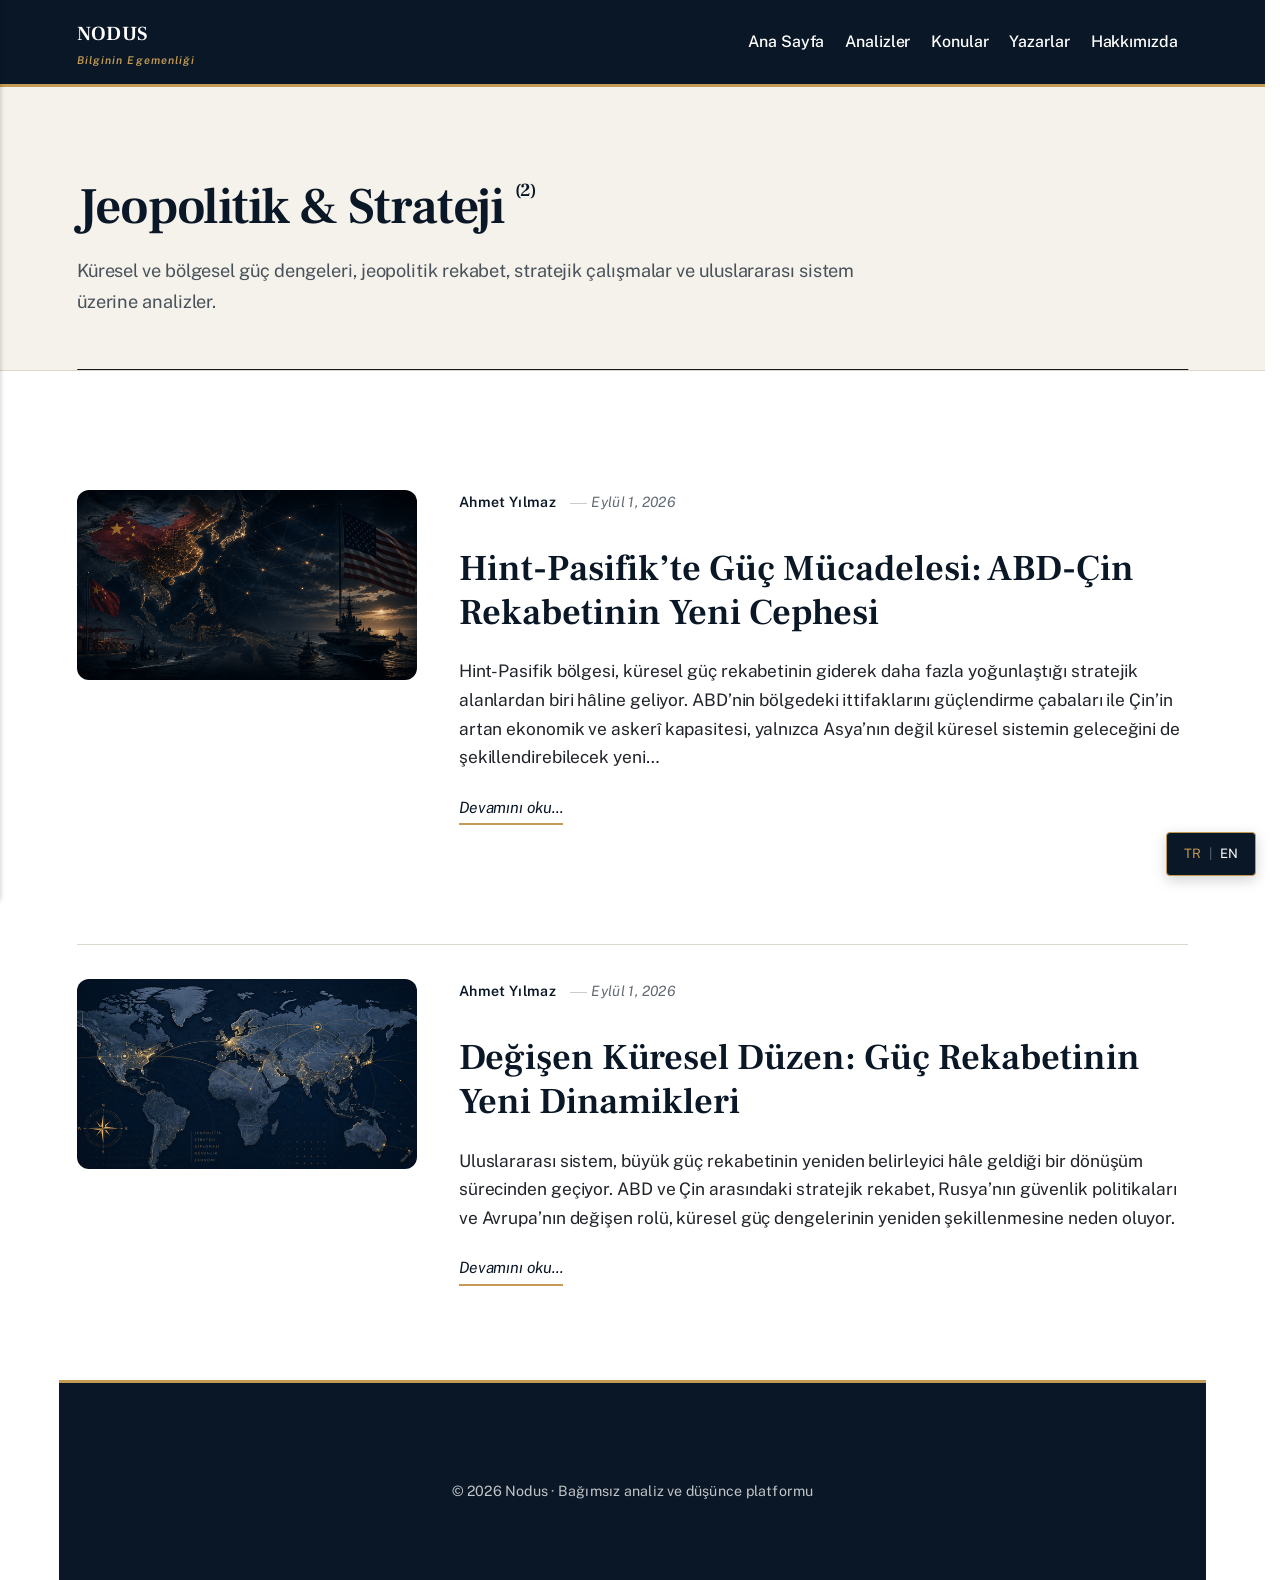
<file: tags/jeopolitik-and-strateji/index.html>
<!DOCTYPE html><html lang="tr"><head><meta charset="utf-8"><meta http-equiv="X-UA-Compatible" content="IE=edge"><meta name="viewport" content="width=device-width,initial-scale=1"><title>Tag: Jeopolitik &amp; Strateji - NODUS</title><meta name="robots" content="noindex, follow"><meta name="generator" content="Publii Open-Source CMS for Static Site"><link rel="alternate" type="application/atom+xml" href="https://bdada-art.github.io/nodus/feed.xml" title="NODUS - RSS"><link rel="alternate" type="application/json" href="https://bdada-art.github.io/nodus/feed.json" title="NODUS - JSON"><meta property="og:title" content="Jeopolitik &amp; Strateji"><meta property="og:site_name" content="NODUS"><meta property="og:description" content=""><meta property="og:url" content="https://bdada-art.github.io/nodus/tags/jeopolitik-and-strateji/"><meta property="og:type" content="website"><link rel="preload" href="https://bdada-art.github.io/nodus/assets/dynamic/fonts/publicsans/publicsans.woff2" as="font" type="font/woff2" crossorigin><link rel="preload" href="https://bdada-art.github.io/nodus/assets/dynamic/fonts/publicsans/publicsans-italic.woff2" as="font" type="font/woff2" crossorigin><link rel="preload" href="https://bdada-art.github.io/nodus/assets/dynamic/fonts/frankruhllibre/frankruhllibre.woff2" as="font" type="font/woff2" crossorigin><link rel="stylesheet" href="https://bdada-art.github.io/nodus/assets/css/style.css?v&#x3D;b1ec35eb59a5b4c4823ec2f6370dbebc"><script type="application/ld+json">{"@context":"http://schema.org","@type":"Organization","name":"NODUS","url":"https://bdada-art.github.io/nodus/"}</script><noscript><style>img[loading] {
                    opacity: 1;
                }</style></noscript><script>document.addEventListener("DOMContentLoaded", () => {

  const WORKER_URL =
    "https://nodus-translate.bdada0602.workers.dev/";

  const originalValues = new Map();
  let translating = false;

  /* ==========================
     NODUS SABİT ÇEVİRİLER
     ========================== */

  const dictionary = {
    "Ana Sayfa": "Home",
    "Analizler": "Analysis",
    "Konular": "Topics",
    "Yazarlar": "Authors",
    "Hakkımızda": "About",

    "Bilginin Egemenliği": "The Primacy of Knowledge",

    "Farklı disiplinlerden uzmanların katkılarıyla küresel ve bölgesel gelişmeleri anlamaya yönelik bağımsız analiz, yorum ve değerlendirmeler.":
      "Independent analysis, commentary and assessments aimed at understanding global and regional developments through contributions from experts across different disciplines.",

    "Son Analizler": "Latest Analysis",
    "Tüm Analizler": "All Analysis",

    "Devamını oku": "Read more",
    "Devamını oku…": "Read more",

    "Paylaş": "Share",
    "Önceki": "Previous",
    "Sonraki": "Next",

    "Ara": "Search",
    "Arama": "Search",

    "Yazar": "Author",
    "Yayın tarihi": "Published",

    "Bu yazı son olarak şu tarihte güncellendi":
      "This article was last updated on",

    "Dış Politika & Diplomasi":
      "Foreign Policy & Diplomacy",

    "Jeopolitik & Strateji":
      "Geopolitics & Strategy"
  };


  /* ==========================
     TR | EN BUTONU
     ========================== */

  const switcher = document.createElement("div");

  switcher.id = "nodus-language-switcher";

  switcher.innerHTML = `
    <button type="button" data-lang="tr">TR</button>
    <span>|</span>
    <button type="button" data-lang="en">EN</button>
  `;

  document.body.appendChild(switcher);

  const trButton =
    switcher.querySelector('[data-lang="tr"]');

  const enButton =
    switcher.querySelector('[data-lang="en"]');


  /* ==========================
     YARDIMCI FONKSİYONLAR
     ========================== */

  function remember(element, type = "text") {

    if (originalValues.has(element)) return;

    originalValues.set(element, {
      type,
      value:
        type === "html"
          ? element.innerHTML
          : element.textContent
    });

  }


  function replaceExactText(element, from, to) {

    const walker = document.createTreeWalker(
      element,
      NodeFilter.SHOW_TEXT
    );

    let node;

    while ((node = walker.nextNode())) {

      if (node.nodeValue.trim() === from) {

        if (!node.__nodusOriginal) {
          node.__nodusOriginal = node.nodeValue;
        }

        const leading =
          node.nodeValue.match(/^\s*/)?.[0] || "";

        const trailing =
          node.nodeValue.match(/\s*$/)?.[0] || "";

        node.nodeValue =
          leading + to + trailing;
      }
    }
  }


  /* ==========================
     SABİT ARAYÜZ ÇEVİRİSİ
     ========================== */

  function translateStaticInterface() {

    Object.entries(dictionary).forEach(
      ([tr, en]) => {

        document
          .querySelectorAll(
            "a, button, span, h1, h2, h3, h4, p, li"
          )
          .forEach(element => {

            if (
              element.closest(
                "#nodus-language-switcher"
              )
            ) {
              return;
            }

            replaceExactText(
              element,
              tr,
              en
            );

          });

      }
    );

    translateDates();

    document.documentElement.lang = "en";
  }


  function restoreStaticInterface() {

    const walker = document.createTreeWalker(
      document.body,
      NodeFilter.SHOW_TEXT
    );

    let node;

    while ((node = walker.nextNode())) {

      if (node.__nodusOriginal !== undefined) {
        node.nodeValue =
          node.__nodusOriginal;
      }

    }

    document.documentElement.lang = "tr";
  }


  /* ==========================
     TARİHLER
     ========================== */

  const months = {
    "Ocak": "January",
    "Şubat": "February",
    "Mart": "March",
    "Nisan": "April",
    "Mayıs": "May",
    "Haziran": "June",
    "Temmuz": "July",
    "Ağustos": "August",
    "Eylül": "September",
    "Ekim": "October",
    "Kasım": "November",
    "Aralık": "December"
  };


  function translateDates() {

    document
      .querySelectorAll("time, .feed__date")
      .forEach(element => {

        if (!element.__nodusOriginalText) {
          element.__nodusOriginalText =
            element.textContent;
        }

        let text = element.textContent;

        Object.entries(months).forEach(
          ([tr, en]) => {
            text = text.replace(tr, en);
          }
        );

        element.textContent = text;

      });

  }


  function restoreDates() {

    document
      .querySelectorAll("time, .feed__date")
      .forEach(element => {

        if (element.__nodusOriginalText) {
          element.textContent =
            element.__nodusOriginalText;
        }

      });

  }


  /* ==========================
     GROQ
     ========================== */

  async function groqTranslate(text) {

    const clean = text.trim();

    if (!clean) return clean;

    const cacheKey =
      "nodus-en-" +
      simpleHash(clean);

    const cached =
      localStorage.getItem(cacheKey);

    if (cached) {
      return cached;
    }

    const response =
      await fetch(WORKER_URL, {

        method: "POST",

        headers: {
          "Content-Type":
            "application/json"
        },

        body: JSON.stringify({
          text: clean,
          targetLanguage: "English"
        })

      });

    const data =
      await response.json();

    if (!response.ok) {
      throw new Error(
        data.error ||
        "Translation failed"
      );
    }

    localStorage.setItem(
      cacheKey,
      data.translation
    );

    return data.translation;
  }


  function simpleHash(str) {

    let hash = 0;

    for (
      let i = 0;
      i < str.length;
      i++
    ) {

      hash =
        ((hash << 5) - hash) +
        str.charCodeAt(i);

      hash |= 0;

    }

    return hash.toString();
  }


  /* ==========================
     MAKALE SAYFASI
     ========================== */

  async function translateArticlePage() {

    const title =
      document.querySelector(
        ".hero__content h1"
      );

    const content =
      document.querySelector(
        ".content__entry"
      );

    if (!title || !content) return;

    remember(title);
    remember(content, "html");

    const titleTranslation =
      await groqTranslate(
        title.textContent
      );

    title.textContent =
      titleTranslation;


    const blocks =
      content.querySelectorAll(
        "p, h2, h3, h4, blockquote, li"
      );


    for (const block of blocks) {

      const text =
        block.textContent.trim();

      if (text.length < 2) {
        continue;
      }

      if (!block.__nodusOriginalHTML) {
        block.__nodusOriginalHTML =
          block.innerHTML;
      }

      const translated =
        await groqTranslate(text);

      block.textContent =
        translated;
    }

  }


  /* ==========================
     ANA SAYFA YAZI BAŞLIKLARI
     ========================== */

  async function translateHomepagePosts() {

    /*
      Makale sayfasındaysak
      ana sayfa kartlarını arama.
    */

    if (
      document.querySelector(
        ".content__entry"
      )
    ) {
      return;
    }


    /*
      SADECE BURASI DÜZELTİLDİ.

      Senin verdiğin gerçek HTML:

      <h2 class="editorial-card__title">
        <a href="...">Başlık</a>
      </h2>
    */

    const links = Array.from(
      document.querySelectorAll(
        "h2.editorial-card__title > a"
      )
    );


    for (const link of links) {

      const text =
        link.textContent.trim();

      if (
        text.length < 15 ||
        text === "Read more"
      ) {
        continue;
      }

      if (
        !link.__nodusOriginalText
      ) {
        link.__nodusOriginalText =
          link.textContent;
      }

      try {

        link.textContent =
          await groqTranslate(text);

      }
      catch (error) {

        console.error(
          "NODUS title translation:",
          error
        );

      }

    }


    const excerpts =
      document.querySelectorAll(
        ".feed__excerpt, .post__excerpt"
      );


    for (const excerpt of excerpts) {

      const text =
        excerpt.textContent.trim();

      if (text.length < 20) continue;

      if (
        !excerpt.__nodusOriginalText
      ) {
        excerpt.__nodusOriginalText =
          excerpt.textContent;
      }

      try {

        excerpt.textContent =
          await groqTranslate(text);

      }
      catch (error) {

        console.error(
          "NODUS excerpt translation:",
          error
        );

      }

    }

  }


  /* ==========================
     ENGLISH MODE
     ========================== */

  async function enableEnglish() {

    if (translating) return;

    translating = true;

    enButton.disabled = true;
    enButton.textContent = "...";

    try {

      translateStaticInterface();

      await Promise.all([
        translateArticlePage(),
        translateHomepagePosts()
      ]);

      localStorage.setItem(
        "nodus-language",
        "en"
      );

      enButton.classList.add(
        "active"
      );

      trButton.classList.remove(
        "active"
      );

    }

    catch (error) {

      console.error(
        "NODUS translation error:",
        error
      );

      alert(
        "English translation is currently unavailable."
      );

    }

    finally {

      translating = false;

      enButton.disabled = false;
      enButton.textContent = "EN";

    }

  }


  /* ==========================
     TÜRKÇE MOD
     ========================== */

  function enableTurkish() {

    restoreStaticInterface();
    restoreDates();


    originalValues.forEach(
      (stored, element) => {

        if (!document.contains(element)) {
          return;
        }

        if (stored.type === "html") {
          element.innerHTML =
            stored.value;
        }
        else {
          element.textContent =
            stored.value;
        }

      }
    );


    /*
      Ana sayfa kart başlıklarını
      orijinal Türkçeye döndür.
    */

    document
      .querySelectorAll(
        "h2.editorial-card__title > a"
      )
      .forEach(element => {

        if (
          element.__nodusOriginalText
        ) {
          element.textContent =
            element.__nodusOriginalText;
        }

      });


    document
      .querySelectorAll(
        ".feed__excerpt, .post__excerpt"
      )
      .forEach(element => {

        if (
          element.__nodusOriginalText
        ) {
          element.textContent =
            element.__nodusOriginalText;
        }

      });


    localStorage.setItem(
      "nodus-language",
      "tr"
    );

    trButton.classList.add(
      "active"
    );

    enButton.classList.remove(
      "active"
    );

  }


  /* ==========================
     BUTONLAR
     ========================== */

  enButton.addEventListener(
    "click",
    enableEnglish
  );

  trButton.addEventListener(
    "click",
    enableTurkish
  );


  /* ==========================
     DİLİ HATIRLA
     ========================== */

  const savedLanguage =
    localStorage.getItem(
      "nodus-language"
    );


  if (savedLanguage === "en") {

    enableEnglish();

  }
  else {

    trButton.classList.add(
      "active"
    );

  }

});</script><style>#nodus-language-switcher {

  position: fixed;

  right: 24px;
  bottom: 24px;

  z-index: 9999;

  display: flex;
  align-items: center;
  gap: 3px;

  background: #0A1726;

  border: 1px solid #C49A55;

  padding: 8px 12px;

  border-radius: 4px;

  font-family:
    "Public Sans",
    sans-serif;

  font-size: 13px;

  box-shadow:
    0 4px 14px
    rgba(0,0,0,.18);

}


#nodus-language-switcher button {

  border: 0;

  background: transparent;

  color: #ffffff;

  cursor: pointer;

  padding: 2px 5px;

  font: inherit;

}


#nodus-language-switcher button.active {

  color: #C49A55;

  font-weight: 700;

}


#nodus-language-switcher button:disabled {

  opacity: .6;

  cursor: wait;

}


#nodus-language-switcher span {

  color: #626A73;

}</style></head><body class="tag-template"><script>document.addEventListener('DOMContentLoaded', function () {
    const logo = document.querySelector('.logo');

    if (logo && !document.querySelector('.site-motto')) {
        const motto = document.createElement('span');
        motto.className = 'site-motto';
        motto.textContent = 'Bilginin Egemenliği';
        logo.appendChild(motto);
    }
});</script><header class="top js-header"><a class="logo" href="https://bdada-art.github.io/nodus/">NODUS</a><nav class="navbar js-navbar"><button class="navbar__toggle js-toggle" aria-label="Menu" aria-haspopup="true" aria-expanded="false"><span class="navbar__toggle-box"><span class="navbar__toggle-inner">Menu</span></span></button><ul class="navbar__menu"><li><a href="https://bdada-art.github.io/nodus/" target="_self">Ana Sayfa</a></li><li><a href="https://bdada-art.github.io/nodus/" target="_self">Analizler</a></li><li class="active-parent has-submenu"><a href="https://bdada-art.github.io/nodus/tags/" target="_self" aria-haspopup="true" aria-expanded="false">Konular</a><ul class="navbar__submenu level-2" aria-hidden="true"><li class="active"><a href="https://bdada-art.github.io/nodus/tags/jeopolitik-and-strateji/" target="_self">Jeopolitik &amp; Strateji</a></li><li><a href="https://bdada-art.github.io/nodus/tags/dis-politika-and-diplomasi/" target="_self">Dış Politika &amp; Diplomasi</a></li></ul></li><li><a href="https://bdada-art.github.io/nodus/yazarlar.html" target="_self">Yazarlar</a></li><li><a href="https://bdada-art.github.io/nodus/hakkimizda.html" target="_self">Hakkımızda</a></li></ul></nav></header><main class="page page--tag"><div class="hero hero--noimage"><header class="hero__content"><div class="wrapper"><h1>Jeopolitik &amp; Strateji <sup>(2)</sup></h1><div class="page__desc"><p>Küresel ve bölgesel güç dengeleri, jeopolitik rekabet, stratejik çalışmalar ve uluslararası sistem üzerine analizler.</p></div></div></header></div><div class="wrapper feed"><article class="feed__item"><figure class="feed__image"><img src="https://bdada-art.github.io/nodus/media/posts/5/55CA420D-6765-46DD-927A-452E9526B328.png" srcset="https://bdada-art.github.io/nodus/media/posts/5/responsive/55CA420D-6765-46DD-927A-452E9526B328-xs.png 640w, https://bdada-art.github.io/nodus/media/posts/5/responsive/55CA420D-6765-46DD-927A-452E9526B328-sm.png 768w, https://bdada-art.github.io/nodus/media/posts/5/responsive/55CA420D-6765-46DD-927A-452E9526B328-md.png 1024w" sizes="(min-width: 600px) calc(4.38vw + 143px), 87.86vw" loading="lazy" height="941" width="1672" alt=""></figure><div class="feed__content"><header><div class="feed__meta"><a href="https://bdada-art.github.io/nodus/authors/ahmet-yilmaz/" class="feed__author">Ahmet Yılmaz</a> <time datetime="2026-09-01T13:02" class="feed__date">Eylül 1, 2026</time></div><h2 class="feed__title"><a href="https://bdada-art.github.io/nodus/hint-pasifikte-guec-muecadelesi-abd-cin-rekabetinin-yeni-cephesi.html">Hint-Pasifik’te Güç Mücadelesi: ABD-Çin Rekabetinin Yeni Cephesi</a></h2></header><p>Hint-Pasifik bölgesi, küresel güç rekabetinin giderek daha fazla yoğunlaştığı stratejik alanlardan biri hâline geliyor. ABD’nin bölgedeki ittifaklarını güçlendirme çabaları ile Çin’in artan ekonomik ve askerî kapasitesi, yalnızca Asya’nın değil küresel sistemin geleceğini de şekillendirebilecek yeni&hellip;</p><a href="https://bdada-art.github.io/nodus/hint-pasifikte-guec-muecadelesi-abd-cin-rekabetinin-yeni-cephesi.html" class="readmore feed__readmore">Devamını oku...</a></div></article><article class="feed__item"><figure class="feed__image"><img src="https://bdada-art.github.io/nodus/media/posts/1/E462D500-00AB-437A-901F-BA4CCAE9C182.png" srcset="https://bdada-art.github.io/nodus/media/posts/1/responsive/E462D500-00AB-437A-901F-BA4CCAE9C182-xs.png 640w, https://bdada-art.github.io/nodus/media/posts/1/responsive/E462D500-00AB-437A-901F-BA4CCAE9C182-sm.png 768w, https://bdada-art.github.io/nodus/media/posts/1/responsive/E462D500-00AB-437A-901F-BA4CCAE9C182-md.png 1024w" sizes="(min-width: 600px) calc(4.38vw + 143px), 87.86vw" loading="lazy" height="941" width="1672" alt=""></figure><div class="feed__content"><header><div class="feed__meta"><a href="https://bdada-art.github.io/nodus/authors/ahmet-yilmaz/" class="feed__author">Ahmet Yılmaz</a> <time datetime="2026-09-01T09:37" class="feed__date">Eylül 1, 2026</time></div><h2 class="feed__title"><a href="https://bdada-art.github.io/nodus/degisen-kueresel-duezen-guec-rekabetinin-yeni-dinamikleri.html">Değişen Küresel Düzen: Güç Rekabetinin Yeni Dinamikleri</a></h2></header><p>Uluslararası sistem, büyük güç rekabetinin yeniden belirleyici hâle geldiği bir dönüşüm sürecinden geçiyor. ABD ve Çin arasındaki stratejik rekabet, Rusya’nın güvenlik politikaları ve Avrupa’nın değişen rolü, küresel güç dengelerinin yeniden şekillenmesine neden oluyor.</p><a href="https://bdada-art.github.io/nodus/degisen-kueresel-duezen-guec-rekabetinin-yeni-dinamikleri.html" class="readmore feed__readmore">Devamını oku...</a></div></article></div></main><footer class="footer"><div class="wrapper"><div class="footer__copyright"><p>© 2026 Nodus · Bağımsız analiz ve düşünce platformu</p></div><button id="backToTop" class="footer__bttop" aria-label="Back to top" title="Back to top"><svg width="20" height="20"><use xlink:href="https://bdada-art.github.io/nodus/assets/svg/svg-map.svg#toparrow"/></svg></button></div></footer><script defer="defer" src="https://bdada-art.github.io/nodus/assets/js/scripts.min.js?v&#x3D;dafec4f87fead6718cb125f0b0fc8441"></script><script>window.publiiThemeMenuConfig={mobileMenuMode:'sidebar',animationSpeed:300,submenuWidth: 'auto',doubleClickTime:500,mobileMenuExpandableSubmenus:true,relatedContainerForOverlayMenuSelector:'.top'};</script><script>var images = document.querySelectorAll('img[loading]');
        for (var i = 0; i < images.length; i++) {
            if (images[i].complete) {
                images[i].classList.add('is-loaded');
            } else {
                images[i].addEventListener('load', function () {
                    this.classList.add('is-loaded');
                }, false);
            }
        }</script></body></html>
</file>
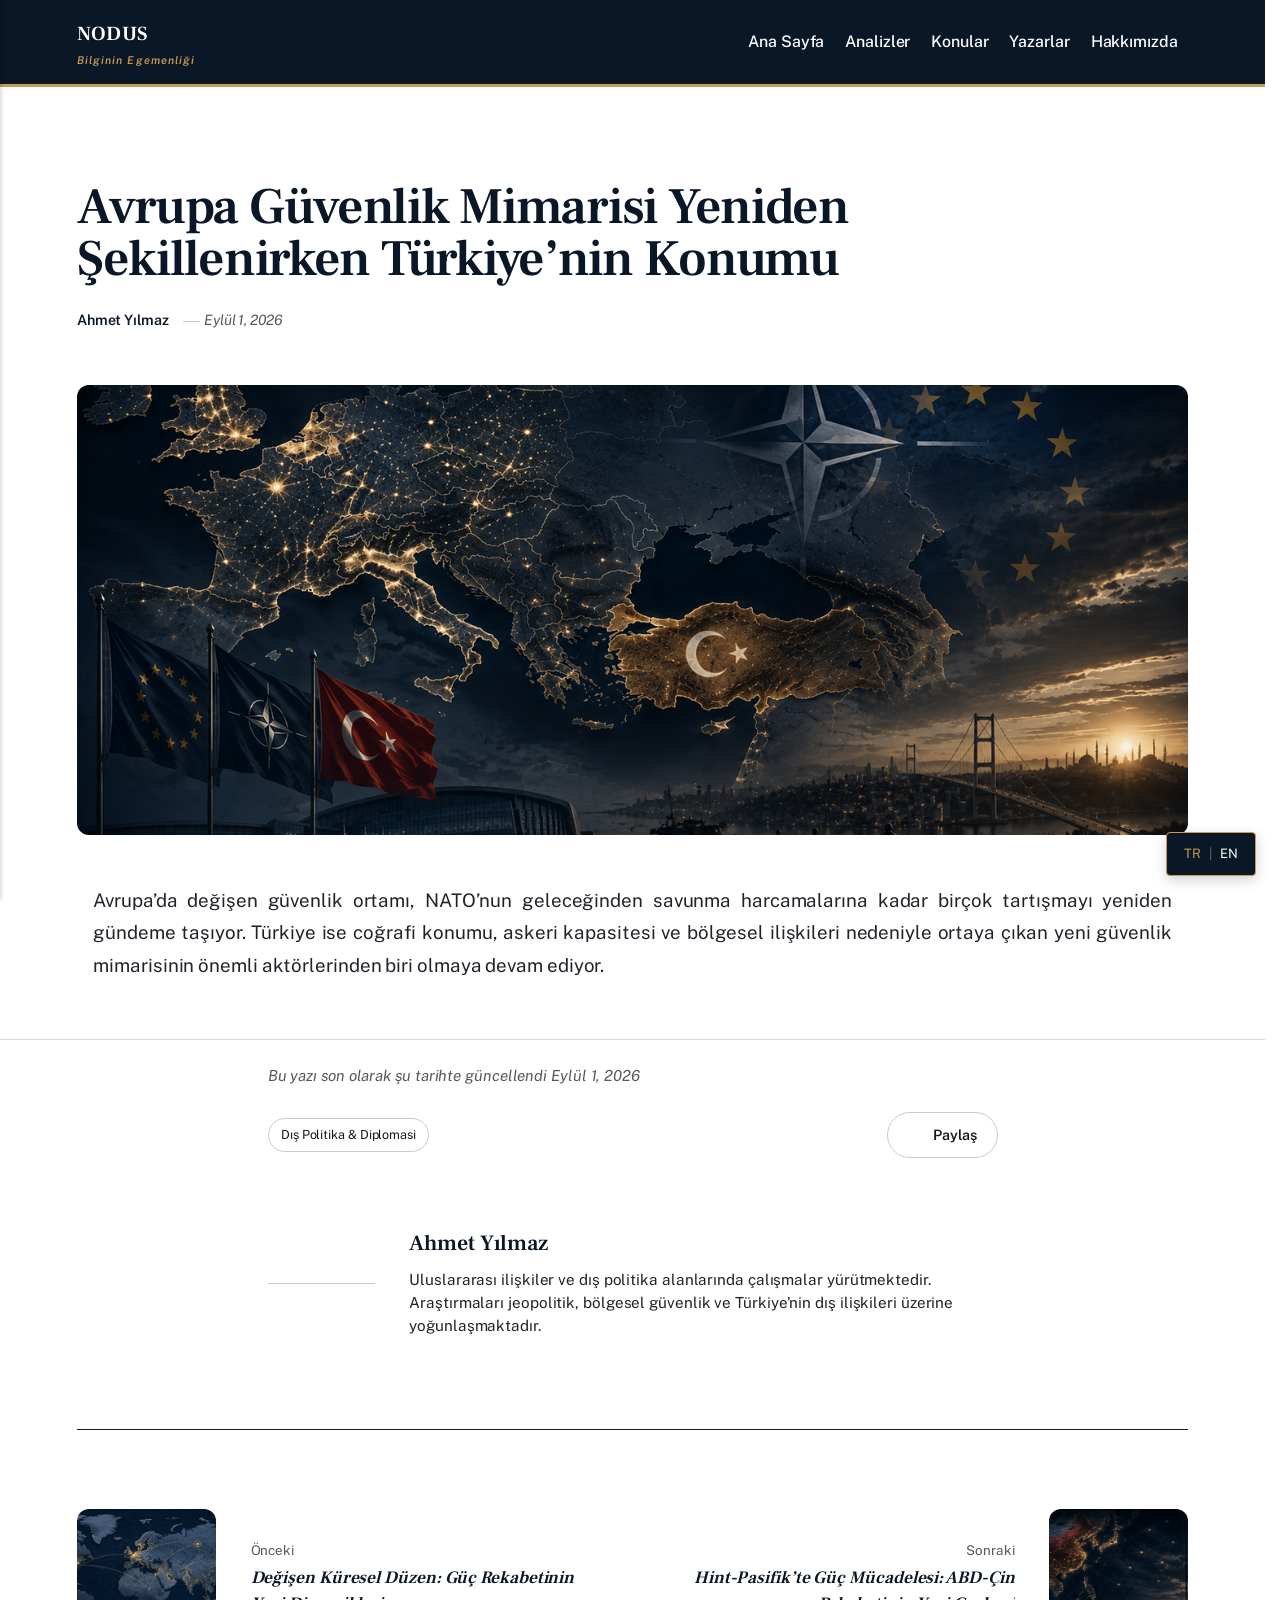
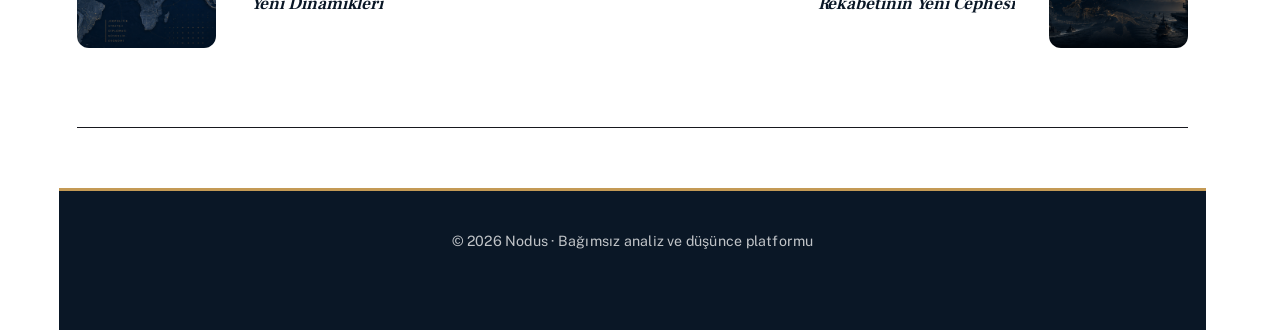
<file: avrupa-guevenlik-mimarisi-yeniden-sekillenirken-tuerkiyenin-konumu.html>
<!DOCTYPE html><html lang="tr"><head><meta charset="utf-8"><meta http-equiv="X-UA-Compatible" content="IE=edge"><meta name="viewport" content="width=device-width,initial-scale=1"><title>Avrupa Güvenlik Mimarisi Yeniden Şekillenirken Türkiye’nin Konumu - NODUS</title><meta name="description" content="Avrupa’da değişen güvenlik ortamı, NATO’nun geleceğinden savunma harcamalarına kadar birçok tartışmayı yeniden gündeme taşıyor. Türkiye ise coğrafi konumu, askeri kapasitesi ve bölgesel ilişkileri nedeniyle ortaya çıkan yeni güvenlik mimarisinin önemli aktörlerinden biri olmaya devam ediyor."><meta name="generator" content="Publii Open-Source CMS for Static Site"><link rel="canonical" href="https://bdada-art.github.io/nodus/avrupa-guevenlik-mimarisi-yeniden-sekillenirken-tuerkiyenin-konumu.html"><link rel="alternate" type="application/atom+xml" href="https://bdada-art.github.io/nodus/feed.xml" title="NODUS - RSS"><link rel="alternate" type="application/json" href="https://bdada-art.github.io/nodus/feed.json" title="NODUS - JSON"><meta property="og:title" content="Avrupa Güvenlik Mimarisi Yeniden Şekillenirken Türkiye’nin Konumu"><meta property="og:image" content="https://bdada-art.github.io/nodus/media/posts/4/630FA2D0-60D7-4276-BCDC-A140330D4161.png"><meta property="og:image:width" content="1672"><meta property="og:image:height" content="941"><meta property="og:site_name" content="NODUS"><meta property="og:description" content="Avrupa’da değişen güvenlik ortamı, NATO’nun geleceğinden savunma harcamalarına kadar birçok tartışmayı yeniden gündeme taşıyor. Türkiye ise coğrafi konumu, askeri kapasitesi ve bölgesel ilişkileri nedeniyle ortaya çıkan yeni güvenlik mimarisinin önemli aktörlerinden biri olmaya devam ediyor."><meta property="og:url" content="https://bdada-art.github.io/nodus/avrupa-guevenlik-mimarisi-yeniden-sekillenirken-tuerkiyenin-konumu.html"><meta property="og:type" content="article"><link rel="preload" href="https://bdada-art.github.io/nodus/assets/dynamic/fonts/publicsans/publicsans.woff2" as="font" type="font/woff2" crossorigin><link rel="preload" href="https://bdada-art.github.io/nodus/assets/dynamic/fonts/publicsans/publicsans-italic.woff2" as="font" type="font/woff2" crossorigin><link rel="preload" href="https://bdada-art.github.io/nodus/assets/dynamic/fonts/frankruhllibre/frankruhllibre.woff2" as="font" type="font/woff2" crossorigin><link rel="stylesheet" href="https://bdada-art.github.io/nodus/assets/css/style.css?v&#x3D;b1ec35eb59a5b4c4823ec2f6370dbebc"><script type="application/ld+json">{"@context":"http://schema.org","@type":"Article","mainEntityOfPage":{"@type":"WebPage","@id":"https://bdada-art.github.io/nodus/avrupa-guevenlik-mimarisi-yeniden-sekillenirken-tuerkiyenin-konumu.html"},"headline":"Avrupa Güvenlik Mimarisi Yeniden Şekillenirken Türkiye’nin Konumu","datePublished":"2026-09-01T13:01+03:00","dateModified":"2026-09-01T13:09+03:00","image":{"@type":"ImageObject","url":"https://bdada-art.github.io/nodus/media/posts/4/630FA2D0-60D7-4276-BCDC-A140330D4161.png","height":941,"width":1672},"description":"Avrupa’da değişen güvenlik ortamı, NATO’nun geleceğinden savunma harcamalarına kadar birçok tartışmayı yeniden gündeme taşıyor. Türkiye ise coğrafi konumu, askeri kapasitesi ve bölgesel ilişkileri nedeniyle ortaya çıkan yeni güvenlik mimarisinin önemli aktörlerinden biri olmaya devam ediyor.","author":{"@type":"Person","name":"Ahmet Yılmaz","url":"https://bdada-art.github.io/nodus/authors/ahmet-yilmaz/"},"publisher":{"@type":"Organization","name":"12312"}}</script><noscript><style>img[loading] {
                    opacity: 1;
                }</style></noscript><script>document.addEventListener("DOMContentLoaded", () => {

  const WORKER_URL =
    "https://nodus-translate.bdada0602.workers.dev/";

  const originalValues = new Map();
  let translating = false;

  /* ==========================
     NODUS SABİT ÇEVİRİLER
     ========================== */

  const dictionary = {
    "Ana Sayfa": "Home",
    "Analizler": "Analysis",
    "Konular": "Topics",
    "Yazarlar": "Authors",
    "Hakkımızda": "About",

    "Bilginin Egemenliği": "The Primacy of Knowledge",

    "Farklı disiplinlerden uzmanların katkılarıyla küresel ve bölgesel gelişmeleri anlamaya yönelik bağımsız analiz, yorum ve değerlendirmeler.":
      "Independent analysis, commentary and assessments aimed at understanding global and regional developments through contributions from experts across different disciplines.",

    "Son Analizler": "Latest Analysis",
    "Tüm Analizler": "All Analysis",

    "Devamını oku": "Read more",
    "Devamını oku…": "Read more",

    "Paylaş": "Share",
    "Önceki": "Previous",
    "Sonraki": "Next",

    "Ara": "Search",
    "Arama": "Search",

    "Yazar": "Author",
    "Yayın tarihi": "Published",

    "Bu yazı son olarak şu tarihte güncellendi":
      "This article was last updated on",

    "Dış Politika & Diplomasi":
      "Foreign Policy & Diplomacy",

    "Jeopolitik & Strateji":
      "Geopolitics & Strategy"
  };


  /* ==========================
     TR | EN BUTONU
     ========================== */

  const switcher = document.createElement("div");

  switcher.id = "nodus-language-switcher";

  switcher.innerHTML = `
    <button type="button" data-lang="tr">TR</button>
    <span>|</span>
    <button type="button" data-lang="en">EN</button>
  `;

  document.body.appendChild(switcher);

  const trButton =
    switcher.querySelector('[data-lang="tr"]');

  const enButton =
    switcher.querySelector('[data-lang="en"]');


  /* ==========================
     YARDIMCI FONKSİYONLAR
     ========================== */

  function remember(element, type = "text") {

    if (originalValues.has(element)) return;

    originalValues.set(element, {
      type,
      value:
        type === "html"
          ? element.innerHTML
          : element.textContent
    });

  }


  function replaceExactText(element, from, to) {

    const walker = document.createTreeWalker(
      element,
      NodeFilter.SHOW_TEXT
    );

    let node;

    while ((node = walker.nextNode())) {

      if (node.nodeValue.trim() === from) {

        if (!node.__nodusOriginal) {
          node.__nodusOriginal = node.nodeValue;
        }

        const leading =
          node.nodeValue.match(/^\s*/)?.[0] || "";

        const trailing =
          node.nodeValue.match(/\s*$/)?.[0] || "";

        node.nodeValue =
          leading + to + trailing;
      }
    }
  }


  /* ==========================
     SABİT ARAYÜZ ÇEVİRİSİ
     ========================== */

  function translateStaticInterface() {

    Object.entries(dictionary).forEach(
      ([tr, en]) => {

        document
          .querySelectorAll(
            "a, button, span, h1, h2, h3, h4, p, li"
          )
          .forEach(element => {

            if (
              element.closest(
                "#nodus-language-switcher"
              )
            ) {
              return;
            }

            replaceExactText(
              element,
              tr,
              en
            );

          });

      }
    );

    translateDates();

    document.documentElement.lang = "en";
  }


  function restoreStaticInterface() {

    const walker = document.createTreeWalker(
      document.body,
      NodeFilter.SHOW_TEXT
    );

    let node;

    while ((node = walker.nextNode())) {

      if (node.__nodusOriginal !== undefined) {
        node.nodeValue =
          node.__nodusOriginal;
      }

    }

    document.documentElement.lang = "tr";
  }


  /* ==========================
     TARİHLER
     ========================== */

  const months = {
    "Ocak": "January",
    "Şubat": "February",
    "Mart": "March",
    "Nisan": "April",
    "Mayıs": "May",
    "Haziran": "June",
    "Temmuz": "July",
    "Ağustos": "August",
    "Eylül": "September",
    "Ekim": "October",
    "Kasım": "November",
    "Aralık": "December"
  };


  function translateDates() {

    document
      .querySelectorAll("time, .feed__date")
      .forEach(element => {

        if (!element.__nodusOriginalText) {
          element.__nodusOriginalText =
            element.textContent;
        }

        let text = element.textContent;

        Object.entries(months).forEach(
          ([tr, en]) => {
            text = text.replace(tr, en);
          }
        );

        element.textContent = text;

      });

  }


  function restoreDates() {

    document
      .querySelectorAll("time, .feed__date")
      .forEach(element => {

        if (element.__nodusOriginalText) {
          element.textContent =
            element.__nodusOriginalText;
        }

      });

  }


  /* ==========================
     GROQ
     ========================== */

  async function groqTranslate(text) {

    const clean = text.trim();

    if (!clean) return clean;

    const cacheKey =
      "nodus-en-" +
      simpleHash(clean);

    const cached =
      localStorage.getItem(cacheKey);

    if (cached) {
      return cached;
    }

    const response =
      await fetch(WORKER_URL, {

        method: "POST",

        headers: {
          "Content-Type":
            "application/json"
        },

        body: JSON.stringify({
          text: clean,
          targetLanguage: "English"
        })

      });

    const data =
      await response.json();

    if (!response.ok) {
      throw new Error(
        data.error ||
        "Translation failed"
      );
    }

    localStorage.setItem(
      cacheKey,
      data.translation
    );

    return data.translation;
  }


  function simpleHash(str) {

    let hash = 0;

    for (
      let i = 0;
      i < str.length;
      i++
    ) {

      hash =
        ((hash << 5) - hash) +
        str.charCodeAt(i);

      hash |= 0;

    }

    return hash.toString();
  }


  /* ==========================
     MAKALE SAYFASI
     ========================== */

  async function translateArticlePage() {

    const title =
      document.querySelector(
        ".hero__content h1"
      );

    const content =
      document.querySelector(
        ".content__entry"
      );

    if (!title || !content) return;

    remember(title);
    remember(content, "html");

    const titleTranslation =
      await groqTranslate(
        title.textContent
      );

    title.textContent =
      titleTranslation;


    const blocks =
      content.querySelectorAll(
        "p, h2, h3, h4, blockquote, li"
      );


    for (const block of blocks) {

      const text =
        block.textContent.trim();

      if (text.length < 2) {
        continue;
      }

      if (!block.__nodusOriginalHTML) {
        block.__nodusOriginalHTML =
          block.innerHTML;
      }

      const translated =
        await groqTranslate(text);

      block.textContent =
        translated;
    }

  }


  /* ==========================
     ANA SAYFA YAZI BAŞLIKLARI
     ========================== */

  async function translateHomepagePosts() {

    /*
      Makale sayfasındaysak
      ana sayfa kartlarını arama.
    */

    if (
      document.querySelector(
        ".content__entry"
      )
    ) {
      return;
    }


    /*
      SADECE BURASI DÜZELTİLDİ.

      Senin verdiğin gerçek HTML:

      <h2 class="editorial-card__title">
        <a href="...">Başlık</a>
      </h2>
    */

    const links = Array.from(
      document.querySelectorAll(
        "h2.editorial-card__title > a"
      )
    );


    for (const link of links) {

      const text =
        link.textContent.trim();

      if (
        text.length < 15 ||
        text === "Read more"
      ) {
        continue;
      }

      if (
        !link.__nodusOriginalText
      ) {
        link.__nodusOriginalText =
          link.textContent;
      }

      try {

        link.textContent =
          await groqTranslate(text);

      }
      catch (error) {

        console.error(
          "NODUS title translation:",
          error
        );

      }

    }


    const excerpts =
      document.querySelectorAll(
        ".feed__excerpt, .post__excerpt"
      );


    for (const excerpt of excerpts) {

      const text =
        excerpt.textContent.trim();

      if (text.length < 20) continue;

      if (
        !excerpt.__nodusOriginalText
      ) {
        excerpt.__nodusOriginalText =
          excerpt.textContent;
      }

      try {

        excerpt.textContent =
          await groqTranslate(text);

      }
      catch (error) {

        console.error(
          "NODUS excerpt translation:",
          error
        );

      }

    }

  }


  /* ==========================
     ENGLISH MODE
     ========================== */

  async function enableEnglish() {

    if (translating) return;

    translating = true;

    enButton.disabled = true;
    enButton.textContent = "...";

    try {

      translateStaticInterface();

      await Promise.all([
        translateArticlePage(),
        translateHomepagePosts()
      ]);

      localStorage.setItem(
        "nodus-language",
        "en"
      );

      enButton.classList.add(
        "active"
      );

      trButton.classList.remove(
        "active"
      );

    }

    catch (error) {

      console.error(
        "NODUS translation error:",
        error
      );

      alert(
        "English translation is currently unavailable."
      );

    }

    finally {

      translating = false;

      enButton.disabled = false;
      enButton.textContent = "EN";

    }

  }


  /* ==========================
     TÜRKÇE MOD
     ========================== */

  function enableTurkish() {

    restoreStaticInterface();
    restoreDates();


    originalValues.forEach(
      (stored, element) => {

        if (!document.contains(element)) {
          return;
        }

        if (stored.type === "html") {
          element.innerHTML =
            stored.value;
        }
        else {
          element.textContent =
            stored.value;
        }

      }
    );


    /*
      Ana sayfa kart başlıklarını
      orijinal Türkçeye döndür.
    */

    document
      .querySelectorAll(
        "h2.editorial-card__title > a"
      )
      .forEach(element => {

        if (
          element.__nodusOriginalText
        ) {
          element.textContent =
            element.__nodusOriginalText;
        }

      });


    document
      .querySelectorAll(
        ".feed__excerpt, .post__excerpt"
      )
      .forEach(element => {

        if (
          element.__nodusOriginalText
        ) {
          element.textContent =
            element.__nodusOriginalText;
        }

      });


    localStorage.setItem(
      "nodus-language",
      "tr"
    );

    trButton.classList.add(
      "active"
    );

    enButton.classList.remove(
      "active"
    );

  }


  /* ==========================
     BUTONLAR
     ========================== */

  enButton.addEventListener(
    "click",
    enableEnglish
  );

  trButton.addEventListener(
    "click",
    enableTurkish
  );


  /* ==========================
     DİLİ HATIRLA
     ========================== */

  const savedLanguage =
    localStorage.getItem(
      "nodus-language"
    );


  if (savedLanguage === "en") {

    enableEnglish();

  }
  else {

    trButton.classList.add(
      "active"
    );

  }

});</script><style>#nodus-language-switcher {

  position: fixed;

  right: 24px;
  bottom: 24px;

  z-index: 9999;

  display: flex;
  align-items: center;
  gap: 3px;

  background: #0A1726;

  border: 1px solid #C49A55;

  padding: 8px 12px;

  border-radius: 4px;

  font-family:
    "Public Sans",
    sans-serif;

  font-size: 13px;

  box-shadow:
    0 4px 14px
    rgba(0,0,0,.18);

}


#nodus-language-switcher button {

  border: 0;

  background: transparent;

  color: #ffffff;

  cursor: pointer;

  padding: 2px 5px;

  font: inherit;

}


#nodus-language-switcher button.active {

  color: #C49A55;

  font-weight: 700;

}


#nodus-language-switcher button:disabled {

  opacity: .6;

  cursor: wait;

}


#nodus-language-switcher span {

  color: #626A73;

}</style></head><body class="post-template"><script>document.addEventListener('DOMContentLoaded', function () {
    const logo = document.querySelector('.logo');

    if (logo && !document.querySelector('.site-motto')) {
        const motto = document.createElement('span');
        motto.className = 'site-motto';
        motto.textContent = 'Bilginin Egemenliği';
        logo.appendChild(motto);
    }
});</script><header class="top js-header"><a class="logo" href="https://bdada-art.github.io/nodus/">NODUS</a><nav class="navbar js-navbar"><button class="navbar__toggle js-toggle" aria-label="Menu" aria-haspopup="true" aria-expanded="false"><span class="navbar__toggle-box"><span class="navbar__toggle-inner">Menu</span></span></button><ul class="navbar__menu"><li><a href="https://bdada-art.github.io/nodus/" target="_self">Ana Sayfa</a></li><li><a href="https://bdada-art.github.io/nodus/" target="_self">Analizler</a></li><li class="has-submenu"><a href="https://bdada-art.github.io/nodus/tags/" target="_self" aria-haspopup="true" aria-expanded="false">Konular</a><ul class="navbar__submenu level-2" aria-hidden="true"><li><a href="https://bdada-art.github.io/nodus/tags/jeopolitik-and-strateji/" target="_self">Jeopolitik &amp; Strateji</a></li><li><a href="https://bdada-art.github.io/nodus/tags/dis-politika-and-diplomasi/" target="_self">Dış Politika &amp; Diplomasi</a></li></ul></li><li><a href="https://bdada-art.github.io/nodus/yazarlar.html" target="_self">Yazarlar</a></li><li><a href="https://bdada-art.github.io/nodus/hakkimizda.html" target="_self">Hakkımızda</a></li></ul></nav></header><main class="post"><article class="content"><div class="hero"><header class="hero__content"><div class="wrapper"><h1>Avrupa Güvenlik Mimarisi Yeniden Şekillenirken Türkiye’nin Konumu</h1><div class="feed__meta content__meta"><a href="https://bdada-art.github.io/nodus/authors/ahmet-yilmaz/" class="feed__author">Ahmet Yılmaz</a> <time datetime="2026-09-01T13:01" class="feed__date">Eylül 1, 2026</time></div></div></header><figure class="hero__image"><div class="hero__image-wrapper"><img src="https://bdada-art.github.io/nodus/media/posts/4/630FA2D0-60D7-4276-BCDC-A140330D4161.png" srcset="https://bdada-art.github.io/nodus/media/posts/4/responsive/630FA2D0-60D7-4276-BCDC-A140330D4161-xs.png 640w, https://bdada-art.github.io/nodus/media/posts/4/responsive/630FA2D0-60D7-4276-BCDC-A140330D4161-sm.png 768w, https://bdada-art.github.io/nodus/media/posts/4/responsive/630FA2D0-60D7-4276-BCDC-A140330D4161-md.png 1024w, https://bdada-art.github.io/nodus/media/posts/4/responsive/630FA2D0-60D7-4276-BCDC-A140330D4161-lg.png 1366w, https://bdada-art.github.io/nodus/media/posts/4/responsive/630FA2D0-60D7-4276-BCDC-A140330D4161-xl.png 1600w, https://bdada-art.github.io/nodus/media/posts/4/responsive/630FA2D0-60D7-4276-BCDC-A140330D4161-2xl.png 1920w" sizes="88vw" loading="eager" height="941" width="1672" alt=""></div></figure></div><div class="entry-wrapper content__entry"><p>Avrupa’da değişen güvenlik ortamı, NATO’nun geleceğinden savunma harcamalarına kadar birçok tartışmayı yeniden gündeme taşıyor. Türkiye ise coğrafi konumu, askeri kapasitesi ve bölgesel ilişkileri nedeniyle ortaya çıkan yeni güvenlik mimarisinin önemli aktörlerinden biri olmaya devam ediyor.</p></div><footer class="content__footer"><div class="entry-wrapper"><p class="content__updated">Bu yazı son olarak şu tarihte güncellendi Eylül 1, 2026</p><div class="content__actions"><ul class="content__tag"><li><a href="https://bdada-art.github.io/nodus/tags/dis-politika-and-diplomasi/">Dış Politika &amp; Diplomasi</a></li></ul><div class="content__share"><button class="btn--icon content__share-button js-content__share-button"><svg width="20" height="20" aria-hidden="true"><use xlink:href="https://bdada-art.github.io/nodus/assets/svg/svg-map.svg#share"></use></svg> <span>Paylaş</span></button><div class="content__share-popup js-content__share-popup"><a href="https://www.facebook.com/sharer/sharer.php?u=https%3A%2F%2Fbdada-art.github.io%2Fnodus%2Favrupa-guevenlik-mimarisi-yeniden-sekillenirken-tuerkiyenin-konumu.html" class="js-share facebook" rel="nofollow noopener noreferrer"><svg class="icon" aria-hidden="true" focusable="false"><use xlink:href="https://bdada-art.github.io/nodus/assets/svg/svg-map.svg#facebook"/></svg> <span>Facebook</span> </a><a href="https://www.linkedin.com/sharing/share-offsite/?url=https%3A%2F%2Fbdada-art.github.io%2Fnodus%2Favrupa-guevenlik-mimarisi-yeniden-sekillenirken-tuerkiyenin-konumu.html" class="js-share linkedin" rel="nofollow noopener noreferrer"><svg class="icon" aria-hidden="true" focusable="false"><use xlink:href="https://bdada-art.github.io/nodus/assets/svg/svg-map.svg#linkedin"/></svg> <span>LinkedIn</span> </a><a href="https://api.whatsapp.com/send?text=Avrupa%20G%C3%BCvenlik%20Mimarisi%20Yeniden%20%C5%9Eekillenirken%20T%C3%BCrkiye%E2%80%99nin%20Konumu https%3A%2F%2Fbdada-art.github.io%2Fnodus%2Favrupa-guevenlik-mimarisi-yeniden-sekillenirken-tuerkiyenin-konumu.html" class="js-share whatsapp" rel="nofollow noopener noreferrer"><svg class="icon" aria-hidden="true" focusable="false"><use xlink:href="https://bdada-art.github.io/nodus/assets/svg/svg-map.svg#whatsapp"/></svg> <span>WhatsApp</span></a></div></div></div><div class="content__bio bio"><div><h3 class="h4 bio__name"><a href="https://bdada-art.github.io/nodus/authors/ahmet-yilmaz/" rel="author">Ahmet Yılmaz</a></h3><div class="bio__desc"><p>Uluslararası ilişkiler ve dış politika alanlarında çalışmalar yürütmektedir. Araştırmaları jeopolitik, bölgesel güvenlik ve Türkiye'nin dış ilişkileri üzerine yoğunlaşmaktadır.</p></div></div></div></div><nav class="content__nav"><div class="wrapper"><div class="content__nav-inner"><div class="content__nav-prev"><a href="https://bdada-art.github.io/nodus/degisen-kueresel-duezen-guec-rekabetinin-yeni-dinamikleri.html" class="content__nav-link" rel="prev"><figure class="content__nav-image"><img src="https://bdada-art.github.io/nodus/media/posts/1/responsive/E462D500-00AB-437A-901F-BA4CCAE9C182-xs.png" class="lazyload" loading="lazy" alt="" height="941" width="941"></figure><div><span>Önceki</span> Değişen Küresel Düzen: Güç Rekabetinin Yeni Dinamikleri</div></a></div><div class="content__nav-next"><a href="https://bdada-art.github.io/nodus/hint-pasifikte-guec-muecadelesi-abd-cin-rekabetinin-yeni-cephesi.html" class="content__nav-link" rel="next"><div><span>Sonraki</span> Hint-Pasifik’te Güç Mücadelesi: ABD-Çin Rekabetinin Yeni Cephesi</div><figure class="content__nav-image"><img src="https://bdada-art.github.io/nodus/media/posts/5/responsive/55CA420D-6765-46DD-927A-452E9526B328-xs.png" class="lazyload" loading="lazy" alt="" height="941" width="941"></figure></a></div></div></div></nav></footer></article></main><footer class="footer footer--glued"><div class="wrapper"><div class="footer__copyright"><p>© 2026 Nodus · Bağımsız analiz ve düşünce platformu</p></div><button id="backToTop" class="footer__bttop" aria-label="Back to top" title="Back to top"><svg width="20" height="20"><use xlink:href="https://bdada-art.github.io/nodus/assets/svg/svg-map.svg#toparrow"/></svg></button></div></footer><script defer="defer" src="https://bdada-art.github.io/nodus/assets/js/scripts.min.js?v&#x3D;dafec4f87fead6718cb125f0b0fc8441"></script><script>window.publiiThemeMenuConfig={mobileMenuMode:'sidebar',animationSpeed:300,submenuWidth: 'auto',doubleClickTime:500,mobileMenuExpandableSubmenus:true,relatedContainerForOverlayMenuSelector:'.top'};</script><script>var images = document.querySelectorAll('img[loading]');
        for (var i = 0; i < images.length; i++) {
            if (images[i].complete) {
                images[i].classList.add('is-loaded');
            } else {
                images[i].addEventListener('load', function () {
                    this.classList.add('is-loaded');
                }, false);
            }
        }</script></body></html>
</file>
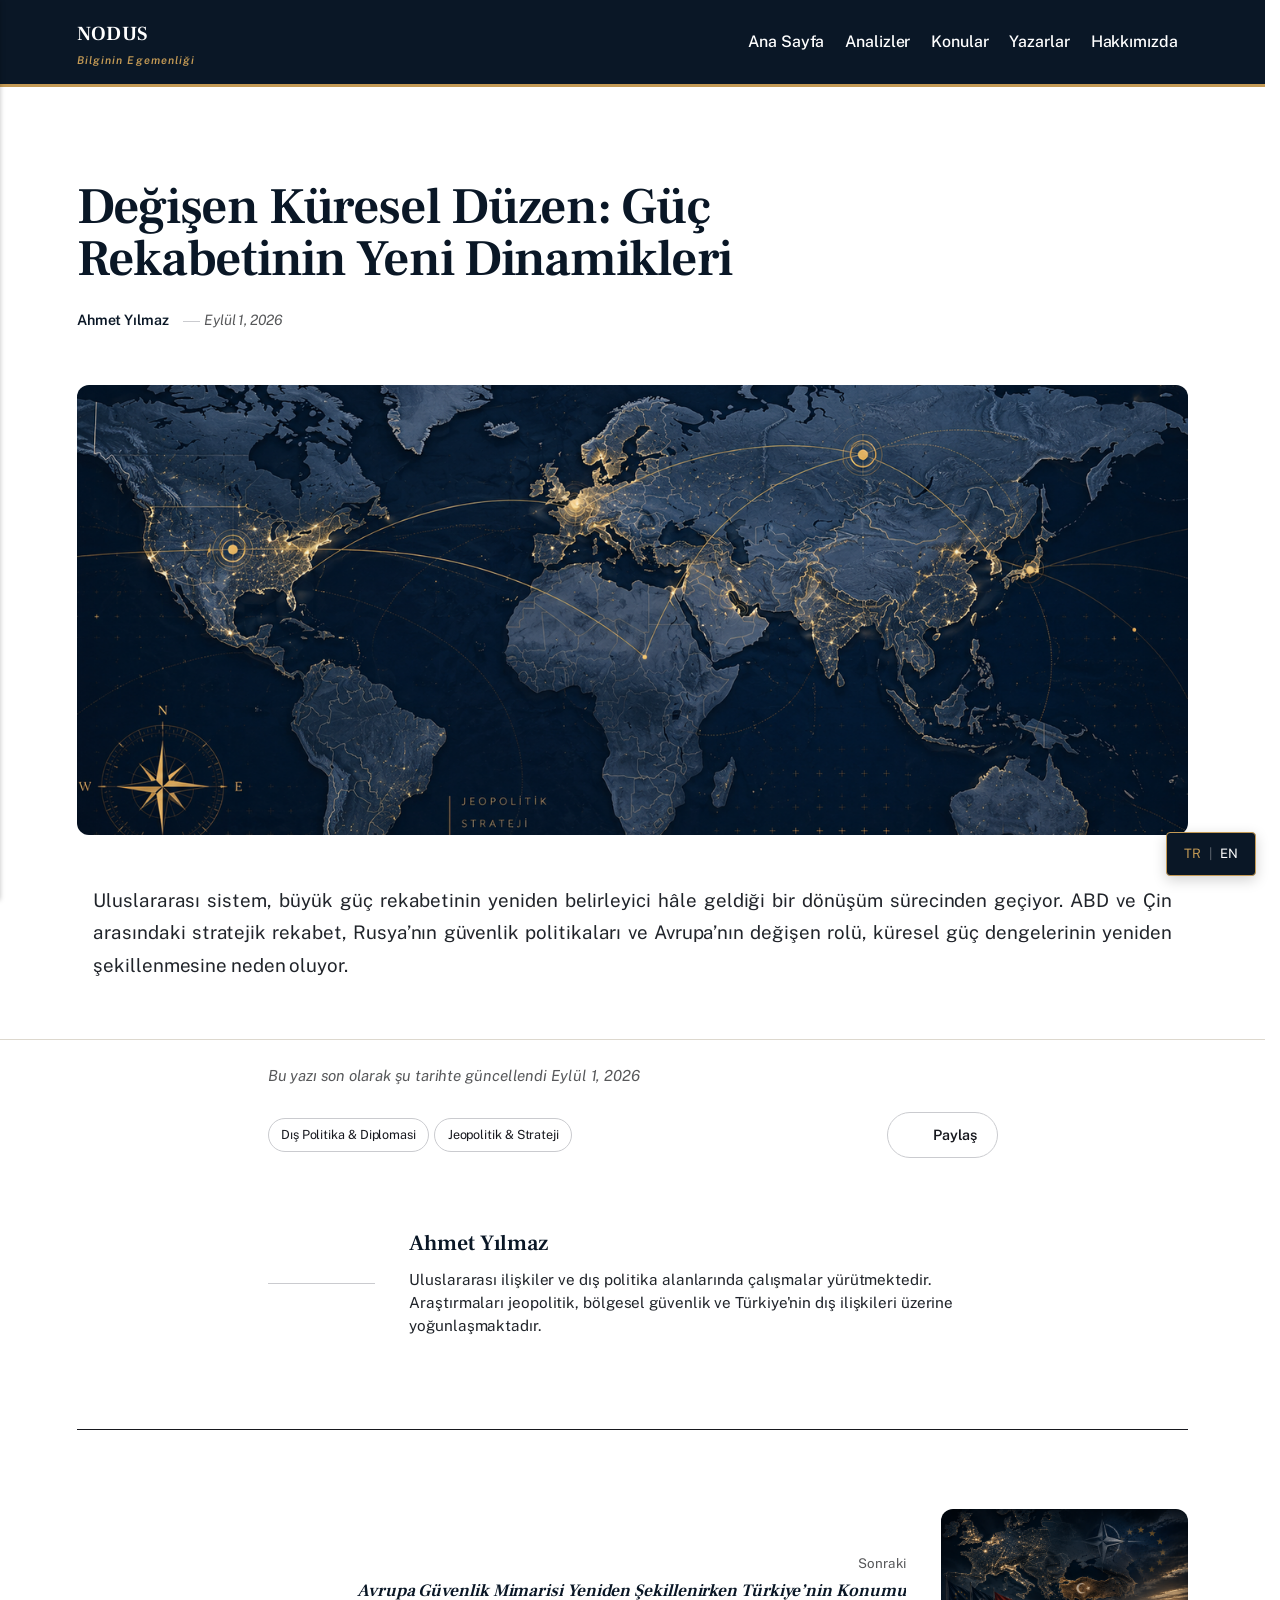
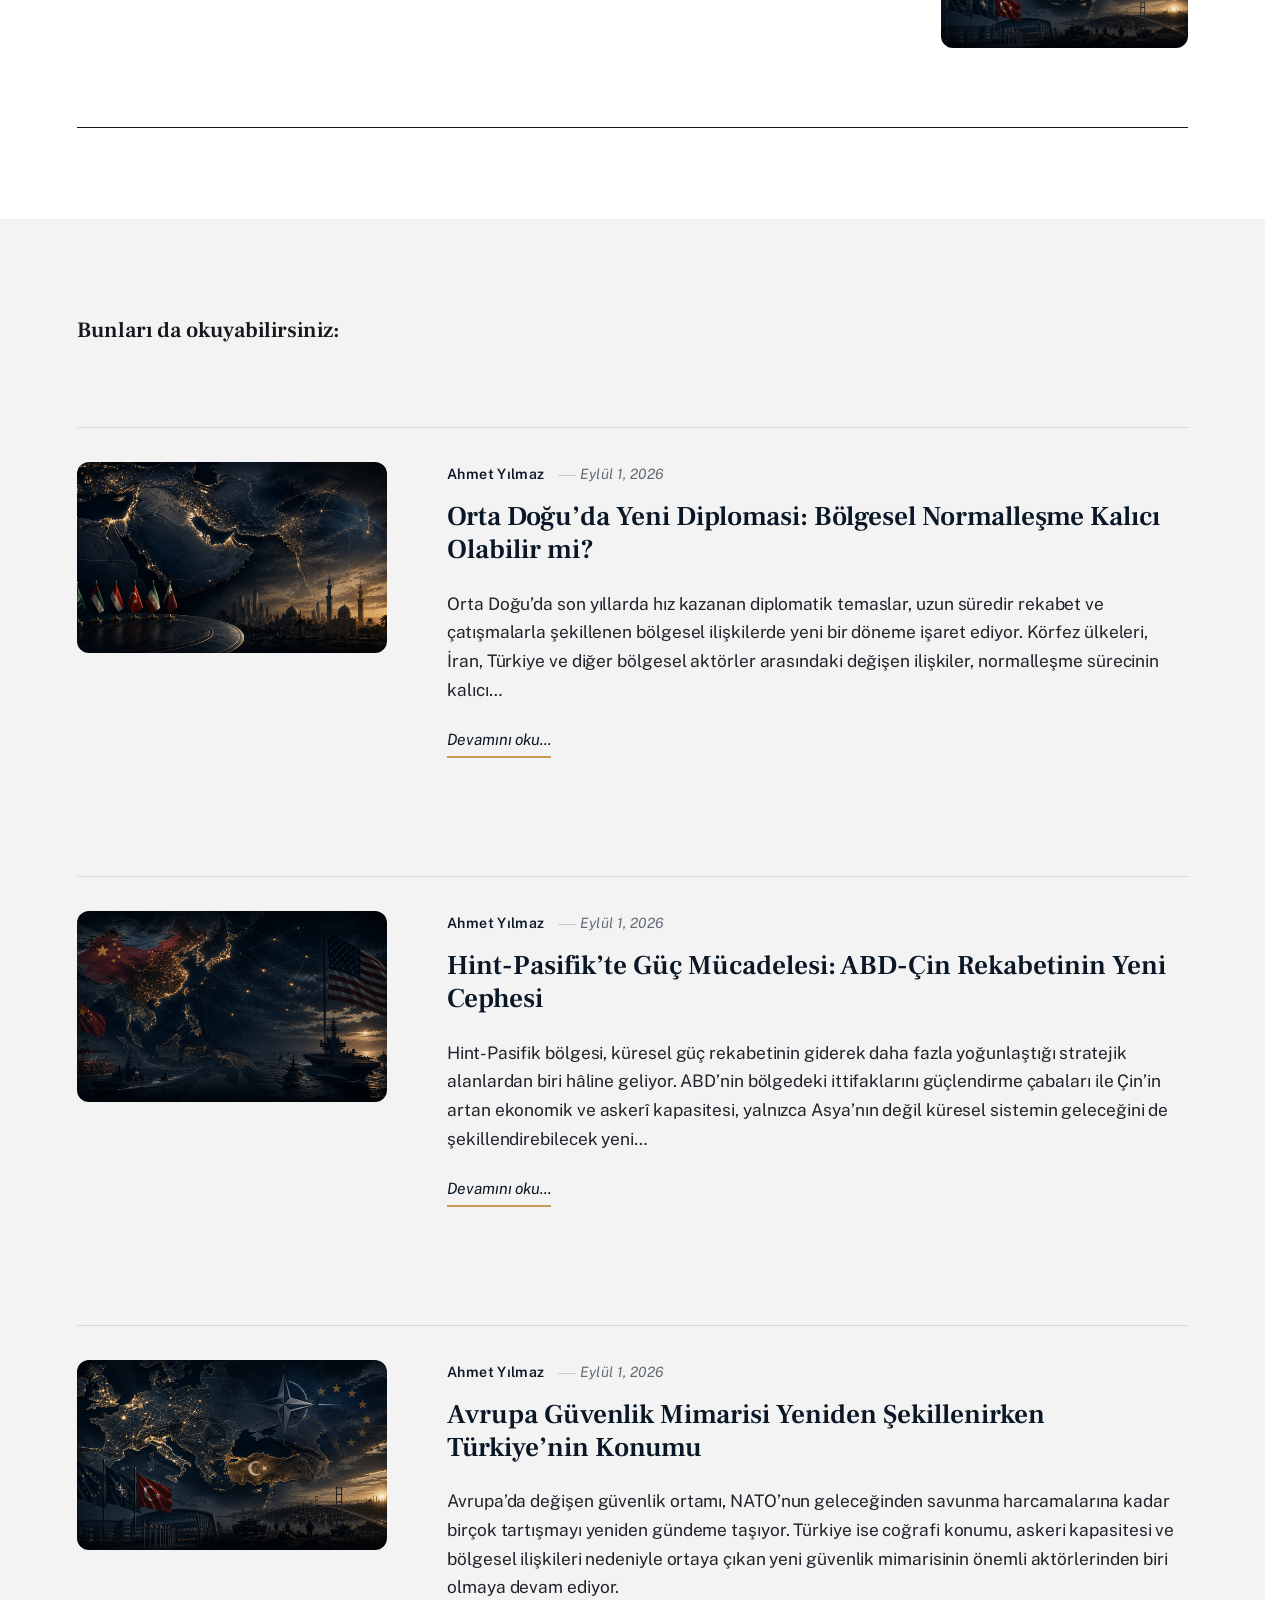
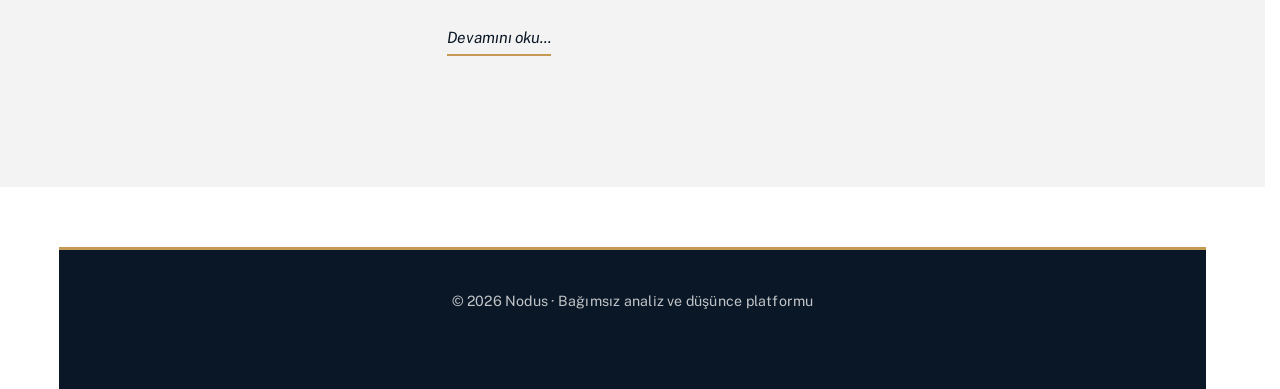
<file: degisen-kueresel-duezen-guec-rekabetinin-yeni-dinamikleri.html>
<!DOCTYPE html><html lang="tr"><head><meta charset="utf-8"><meta http-equiv="X-UA-Compatible" content="IE=edge"><meta name="viewport" content="width=device-width,initial-scale=1"><title>Değişen Küresel Düzen: Güç Rekabetinin Yeni Dinamikleri - NODUS</title><meta name="description" content="Uluslararası sistem, büyük güç rekabetinin yeniden belirleyici hâle geldiği bir dönüşüm sürecinden geçiyor. ABD ve Çin arasındaki stratejik rekabet, Rusya’nın güvenlik politikaları ve Avrupa’nın değişen rolü, küresel güç dengelerinin yeniden şekillenmesine neden oluyor."><meta name="generator" content="Publii Open-Source CMS for Static Site"><link rel="canonical" href="https://bdada-art.github.io/nodus/degisen-kueresel-duezen-guec-rekabetinin-yeni-dinamikleri.html"><link rel="alternate" type="application/atom+xml" href="https://bdada-art.github.io/nodus/feed.xml" title="NODUS - RSS"><link rel="alternate" type="application/json" href="https://bdada-art.github.io/nodus/feed.json" title="NODUS - JSON"><meta property="og:title" content="Değişen Küresel Düzen: Güç Rekabetinin Yeni Dinamikleri"><meta property="og:image" content="https://bdada-art.github.io/nodus/media/posts/1/E462D500-00AB-437A-901F-BA4CCAE9C182.png"><meta property="og:image:width" content="1672"><meta property="og:image:height" content="941"><meta property="og:site_name" content="NODUS"><meta property="og:description" content="Uluslararası sistem, büyük güç rekabetinin yeniden belirleyici hâle geldiği bir dönüşüm sürecinden geçiyor. ABD ve Çin arasındaki stratejik rekabet, Rusya’nın güvenlik politikaları ve Avrupa’nın değişen rolü, küresel güç dengelerinin yeniden şekillenmesine neden oluyor."><meta property="og:url" content="https://bdada-art.github.io/nodus/degisen-kueresel-duezen-guec-rekabetinin-yeni-dinamikleri.html"><meta property="og:type" content="article"><link rel="preload" href="https://bdada-art.github.io/nodus/assets/dynamic/fonts/publicsans/publicsans.woff2" as="font" type="font/woff2" crossorigin><link rel="preload" href="https://bdada-art.github.io/nodus/assets/dynamic/fonts/publicsans/publicsans-italic.woff2" as="font" type="font/woff2" crossorigin><link rel="preload" href="https://bdada-art.github.io/nodus/assets/dynamic/fonts/frankruhllibre/frankruhllibre.woff2" as="font" type="font/woff2" crossorigin><link rel="stylesheet" href="https://bdada-art.github.io/nodus/assets/css/style.css?v&#x3D;b1ec35eb59a5b4c4823ec2f6370dbebc"><script type="application/ld+json">{"@context":"http://schema.org","@type":"Article","mainEntityOfPage":{"@type":"WebPage","@id":"https://bdada-art.github.io/nodus/degisen-kueresel-duezen-guec-rekabetinin-yeni-dinamikleri.html"},"headline":"Değişen Küresel Düzen: Güç Rekabetinin Yeni Dinamikleri","datePublished":"2026-09-01T09:37+03:00","dateModified":"2026-09-01T12:03+03:00","image":{"@type":"ImageObject","url":"https://bdada-art.github.io/nodus/media/posts/1/E462D500-00AB-437A-901F-BA4CCAE9C182.png","height":941,"width":1672},"description":"Uluslararası sistem, büyük güç rekabetinin yeniden belirleyici hâle geldiği bir dönüşüm sürecinden geçiyor. ABD ve Çin arasındaki stratejik rekabet, Rusya’nın güvenlik politikaları ve Avrupa’nın değişen rolü, küresel güç dengelerinin yeniden şekillenmesine neden oluyor.","author":{"@type":"Person","name":"Ahmet Yılmaz","url":"https://bdada-art.github.io/nodus/authors/ahmet-yilmaz/"},"publisher":{"@type":"Organization","name":"12312"}}</script><noscript><style>img[loading] {
                    opacity: 1;
                }</style></noscript><script>document.addEventListener("DOMContentLoaded", () => {

  const WORKER_URL =
    "https://nodus-translate.bdada0602.workers.dev/";

  const originalValues = new Map();
  let translating = false;

  /* ==========================
     NODUS SABİT ÇEVİRİLER
     ========================== */

  const dictionary = {
    "Ana Sayfa": "Home",
    "Analizler": "Analysis",
    "Konular": "Topics",
    "Yazarlar": "Authors",
    "Hakkımızda": "About",

    "Bilginin Egemenliği": "The Primacy of Knowledge",

    "Farklı disiplinlerden uzmanların katkılarıyla küresel ve bölgesel gelişmeleri anlamaya yönelik bağımsız analiz, yorum ve değerlendirmeler.":
      "Independent analysis, commentary and assessments aimed at understanding global and regional developments through contributions from experts across different disciplines.",

    "Son Analizler": "Latest Analysis",
    "Tüm Analizler": "All Analysis",

    "Devamını oku": "Read more",
    "Devamını oku…": "Read more",

    "Paylaş": "Share",
    "Önceki": "Previous",
    "Sonraki": "Next",

    "Ara": "Search",
    "Arama": "Search",

    "Yazar": "Author",
    "Yayın tarihi": "Published",

    "Bu yazı son olarak şu tarihte güncellendi":
      "This article was last updated on",

    "Dış Politika & Diplomasi":
      "Foreign Policy & Diplomacy",

    "Jeopolitik & Strateji":
      "Geopolitics & Strategy"
  };


  /* ==========================
     TR | EN BUTONU
     ========================== */

  const switcher = document.createElement("div");

  switcher.id = "nodus-language-switcher";

  switcher.innerHTML = `
    <button type="button" data-lang="tr">TR</button>
    <span>|</span>
    <button type="button" data-lang="en">EN</button>
  `;

  document.body.appendChild(switcher);

  const trButton =
    switcher.querySelector('[data-lang="tr"]');

  const enButton =
    switcher.querySelector('[data-lang="en"]');


  /* ==========================
     YARDIMCI FONKSİYONLAR
     ========================== */

  function remember(element, type = "text") {

    if (originalValues.has(element)) return;

    originalValues.set(element, {
      type,
      value:
        type === "html"
          ? element.innerHTML
          : element.textContent
    });

  }


  function replaceExactText(element, from, to) {

    const walker = document.createTreeWalker(
      element,
      NodeFilter.SHOW_TEXT
    );

    let node;

    while ((node = walker.nextNode())) {

      if (node.nodeValue.trim() === from) {

        if (!node.__nodusOriginal) {
          node.__nodusOriginal = node.nodeValue;
        }

        const leading =
          node.nodeValue.match(/^\s*/)?.[0] || "";

        const trailing =
          node.nodeValue.match(/\s*$/)?.[0] || "";

        node.nodeValue =
          leading + to + trailing;
      }
    }
  }


  /* ==========================
     SABİT ARAYÜZ ÇEVİRİSİ
     ========================== */

  function translateStaticInterface() {

    Object.entries(dictionary).forEach(
      ([tr, en]) => {

        document
          .querySelectorAll(
            "a, button, span, h1, h2, h3, h4, p, li"
          )
          .forEach(element => {

            if (
              element.closest(
                "#nodus-language-switcher"
              )
            ) {
              return;
            }

            replaceExactText(
              element,
              tr,
              en
            );

          });

      }
    );

    translateDates();

    document.documentElement.lang = "en";
  }


  function restoreStaticInterface() {

    const walker = document.createTreeWalker(
      document.body,
      NodeFilter.SHOW_TEXT
    );

    let node;

    while ((node = walker.nextNode())) {

      if (node.__nodusOriginal !== undefined) {
        node.nodeValue =
          node.__nodusOriginal;
      }

    }

    document.documentElement.lang = "tr";
  }


  /* ==========================
     TARİHLER
     ========================== */

  const months = {
    "Ocak": "January",
    "Şubat": "February",
    "Mart": "March",
    "Nisan": "April",
    "Mayıs": "May",
    "Haziran": "June",
    "Temmuz": "July",
    "Ağustos": "August",
    "Eylül": "September",
    "Ekim": "October",
    "Kasım": "November",
    "Aralık": "December"
  };


  function translateDates() {

    document
      .querySelectorAll("time, .feed__date")
      .forEach(element => {

        if (!element.__nodusOriginalText) {
          element.__nodusOriginalText =
            element.textContent;
        }

        let text = element.textContent;

        Object.entries(months).forEach(
          ([tr, en]) => {
            text = text.replace(tr, en);
          }
        );

        element.textContent = text;

      });

  }


  function restoreDates() {

    document
      .querySelectorAll("time, .feed__date")
      .forEach(element => {

        if (element.__nodusOriginalText) {
          element.textContent =
            element.__nodusOriginalText;
        }

      });

  }


  /* ==========================
     GROQ
     ========================== */

  async function groqTranslate(text) {

    const clean = text.trim();

    if (!clean) return clean;

    const cacheKey =
      "nodus-en-" +
      simpleHash(clean);

    const cached =
      localStorage.getItem(cacheKey);

    if (cached) {
      return cached;
    }

    const response =
      await fetch(WORKER_URL, {

        method: "POST",

        headers: {
          "Content-Type":
            "application/json"
        },

        body: JSON.stringify({
          text: clean,
          targetLanguage: "English"
        })

      });

    const data =
      await response.json();

    if (!response.ok) {
      throw new Error(
        data.error ||
        "Translation failed"
      );
    }

    localStorage.setItem(
      cacheKey,
      data.translation
    );

    return data.translation;
  }


  function simpleHash(str) {

    let hash = 0;

    for (
      let i = 0;
      i < str.length;
      i++
    ) {

      hash =
        ((hash << 5) - hash) +
        str.charCodeAt(i);

      hash |= 0;

    }

    return hash.toString();
  }


  /* ==========================
     MAKALE SAYFASI
     ========================== */

  async function translateArticlePage() {

    const title =
      document.querySelector(
        ".hero__content h1"
      );

    const content =
      document.querySelector(
        ".content__entry"
      );

    if (!title || !content) return;

    remember(title);
    remember(content, "html");

    const titleTranslation =
      await groqTranslate(
        title.textContent
      );

    title.textContent =
      titleTranslation;


    const blocks =
      content.querySelectorAll(
        "p, h2, h3, h4, blockquote, li"
      );


    for (const block of blocks) {

      const text =
        block.textContent.trim();

      if (text.length < 2) {
        continue;
      }

      if (!block.__nodusOriginalHTML) {
        block.__nodusOriginalHTML =
          block.innerHTML;
      }

      const translated =
        await groqTranslate(text);

      block.textContent =
        translated;
    }

  }


  /* ==========================
     ANA SAYFA YAZI BAŞLIKLARI
     ========================== */

  async function translateHomepagePosts() {

    /*
      Makale sayfasındaysak
      ana sayfa kartlarını arama.
    */

    if (
      document.querySelector(
        ".content__entry"
      )
    ) {
      return;
    }


    /*
      SADECE BURASI DÜZELTİLDİ.

      Senin verdiğin gerçek HTML:

      <h2 class="editorial-card__title">
        <a href="...">Başlık</a>
      </h2>
    */

    const links = Array.from(
      document.querySelectorAll(
        "h2.editorial-card__title > a"
      )
    );


    for (const link of links) {

      const text =
        link.textContent.trim();

      if (
        text.length < 15 ||
        text === "Read more"
      ) {
        continue;
      }

      if (
        !link.__nodusOriginalText
      ) {
        link.__nodusOriginalText =
          link.textContent;
      }

      try {

        link.textContent =
          await groqTranslate(text);

      }
      catch (error) {

        console.error(
          "NODUS title translation:",
          error
        );

      }

    }


    const excerpts =
      document.querySelectorAll(
        ".feed__excerpt, .post__excerpt"
      );


    for (const excerpt of excerpts) {

      const text =
        excerpt.textContent.trim();

      if (text.length < 20) continue;

      if (
        !excerpt.__nodusOriginalText
      ) {
        excerpt.__nodusOriginalText =
          excerpt.textContent;
      }

      try {

        excerpt.textContent =
          await groqTranslate(text);

      }
      catch (error) {

        console.error(
          "NODUS excerpt translation:",
          error
        );

      }

    }

  }


  /* ==========================
     ENGLISH MODE
     ========================== */

  async function enableEnglish() {

    if (translating) return;

    translating = true;

    enButton.disabled = true;
    enButton.textContent = "...";

    try {

      translateStaticInterface();

      await Promise.all([
        translateArticlePage(),
        translateHomepagePosts()
      ]);

      localStorage.setItem(
        "nodus-language",
        "en"
      );

      enButton.classList.add(
        "active"
      );

      trButton.classList.remove(
        "active"
      );

    }

    catch (error) {

      console.error(
        "NODUS translation error:",
        error
      );

      alert(
        "English translation is currently unavailable."
      );

    }

    finally {

      translating = false;

      enButton.disabled = false;
      enButton.textContent = "EN";

    }

  }


  /* ==========================
     TÜRKÇE MOD
     ========================== */

  function enableTurkish() {

    restoreStaticInterface();
    restoreDates();


    originalValues.forEach(
      (stored, element) => {

        if (!document.contains(element)) {
          return;
        }

        if (stored.type === "html") {
          element.innerHTML =
            stored.value;
        }
        else {
          element.textContent =
            stored.value;
        }

      }
    );


    /*
      Ana sayfa kart başlıklarını
      orijinal Türkçeye döndür.
    */

    document
      .querySelectorAll(
        "h2.editorial-card__title > a"
      )
      .forEach(element => {

        if (
          element.__nodusOriginalText
        ) {
          element.textContent =
            element.__nodusOriginalText;
        }

      });


    document
      .querySelectorAll(
        ".feed__excerpt, .post__excerpt"
      )
      .forEach(element => {

        if (
          element.__nodusOriginalText
        ) {
          element.textContent =
            element.__nodusOriginalText;
        }

      });


    localStorage.setItem(
      "nodus-language",
      "tr"
    );

    trButton.classList.add(
      "active"
    );

    enButton.classList.remove(
      "active"
    );

  }


  /* ==========================
     BUTONLAR
     ========================== */

  enButton.addEventListener(
    "click",
    enableEnglish
  );

  trButton.addEventListener(
    "click",
    enableTurkish
  );


  /* ==========================
     DİLİ HATIRLA
     ========================== */

  const savedLanguage =
    localStorage.getItem(
      "nodus-language"
    );


  if (savedLanguage === "en") {

    enableEnglish();

  }
  else {

    trButton.classList.add(
      "active"
    );

  }

});</script><style>#nodus-language-switcher {

  position: fixed;

  right: 24px;
  bottom: 24px;

  z-index: 9999;

  display: flex;
  align-items: center;
  gap: 3px;

  background: #0A1726;

  border: 1px solid #C49A55;

  padding: 8px 12px;

  border-radius: 4px;

  font-family:
    "Public Sans",
    sans-serif;

  font-size: 13px;

  box-shadow:
    0 4px 14px
    rgba(0,0,0,.18);

}


#nodus-language-switcher button {

  border: 0;

  background: transparent;

  color: #ffffff;

  cursor: pointer;

  padding: 2px 5px;

  font: inherit;

}


#nodus-language-switcher button.active {

  color: #C49A55;

  font-weight: 700;

}


#nodus-language-switcher button:disabled {

  opacity: .6;

  cursor: wait;

}


#nodus-language-switcher span {

  color: #626A73;

}</style></head><body class="post-template"><script>document.addEventListener('DOMContentLoaded', function () {
    const logo = document.querySelector('.logo');

    if (logo && !document.querySelector('.site-motto')) {
        const motto = document.createElement('span');
        motto.className = 'site-motto';
        motto.textContent = 'Bilginin Egemenliği';
        logo.appendChild(motto);
    }
});</script><header class="top js-header"><a class="logo" href="https://bdada-art.github.io/nodus/">NODUS</a><nav class="navbar js-navbar"><button class="navbar__toggle js-toggle" aria-label="Menu" aria-haspopup="true" aria-expanded="false"><span class="navbar__toggle-box"><span class="navbar__toggle-inner">Menu</span></span></button><ul class="navbar__menu"><li><a href="https://bdada-art.github.io/nodus/" target="_self">Ana Sayfa</a></li><li><a href="https://bdada-art.github.io/nodus/" target="_self">Analizler</a></li><li class="has-submenu"><a href="https://bdada-art.github.io/nodus/tags/" target="_self" aria-haspopup="true" aria-expanded="false">Konular</a><ul class="navbar__submenu level-2" aria-hidden="true"><li><a href="https://bdada-art.github.io/nodus/tags/jeopolitik-and-strateji/" target="_self">Jeopolitik &amp; Strateji</a></li><li><a href="https://bdada-art.github.io/nodus/tags/dis-politika-and-diplomasi/" target="_self">Dış Politika &amp; Diplomasi</a></li></ul></li><li><a href="https://bdada-art.github.io/nodus/yazarlar.html" target="_self">Yazarlar</a></li><li><a href="https://bdada-art.github.io/nodus/hakkimizda.html" target="_self">Hakkımızda</a></li></ul></nav></header><main class="post"><article class="content"><div class="hero"><header class="hero__content"><div class="wrapper"><h1>Değişen Küresel Düzen: Güç Rekabetinin Yeni Dinamikleri</h1><div class="feed__meta content__meta"><a href="https://bdada-art.github.io/nodus/authors/ahmet-yilmaz/" class="feed__author">Ahmet Yılmaz</a> <time datetime="2026-09-01T09:37" class="feed__date">Eylül 1, 2026</time></div></div></header><figure class="hero__image"><div class="hero__image-wrapper"><img src="https://bdada-art.github.io/nodus/media/posts/1/E462D500-00AB-437A-901F-BA4CCAE9C182.png" srcset="https://bdada-art.github.io/nodus/media/posts/1/responsive/E462D500-00AB-437A-901F-BA4CCAE9C182-xs.png 640w, https://bdada-art.github.io/nodus/media/posts/1/responsive/E462D500-00AB-437A-901F-BA4CCAE9C182-sm.png 768w, https://bdada-art.github.io/nodus/media/posts/1/responsive/E462D500-00AB-437A-901F-BA4CCAE9C182-md.png 1024w, https://bdada-art.github.io/nodus/media/posts/1/responsive/E462D500-00AB-437A-901F-BA4CCAE9C182-lg.png 1366w, https://bdada-art.github.io/nodus/media/posts/1/responsive/E462D500-00AB-437A-901F-BA4CCAE9C182-xl.png 1600w, https://bdada-art.github.io/nodus/media/posts/1/responsive/E462D500-00AB-437A-901F-BA4CCAE9C182-2xl.png 1920w" sizes="88vw" loading="eager" height="941" width="1672" alt=""></div></figure></div><div class="entry-wrapper content__entry"><p>Uluslararası sistem, büyük güç rekabetinin yeniden belirleyici hâle geldiği bir dönüşüm sürecinden geçiyor. ABD ve Çin arasındaki stratejik rekabet, Rusya’nın güvenlik politikaları ve Avrupa’nın değişen rolü, küresel güç dengelerinin yeniden şekillenmesine neden oluyor.</p></div><footer class="content__footer"><div class="entry-wrapper"><p class="content__updated">Bu yazı son olarak şu tarihte güncellendi Eylül 1, 2026</p><div class="content__actions"><ul class="content__tag"><li><a href="https://bdada-art.github.io/nodus/tags/dis-politika-and-diplomasi/">Dış Politika &amp; Diplomasi</a></li><li><a href="https://bdada-art.github.io/nodus/tags/jeopolitik-and-strateji/">Jeopolitik &amp; Strateji</a></li></ul><div class="content__share"><button class="btn--icon content__share-button js-content__share-button"><svg width="20" height="20" aria-hidden="true"><use xlink:href="https://bdada-art.github.io/nodus/assets/svg/svg-map.svg#share"></use></svg> <span>Paylaş</span></button><div class="content__share-popup js-content__share-popup"><a href="https://www.facebook.com/sharer/sharer.php?u=https%3A%2F%2Fbdada-art.github.io%2Fnodus%2Fdegisen-kueresel-duezen-guec-rekabetinin-yeni-dinamikleri.html" class="js-share facebook" rel="nofollow noopener noreferrer"><svg class="icon" aria-hidden="true" focusable="false"><use xlink:href="https://bdada-art.github.io/nodus/assets/svg/svg-map.svg#facebook"/></svg> <span>Facebook</span> </a><a href="https://www.linkedin.com/sharing/share-offsite/?url=https%3A%2F%2Fbdada-art.github.io%2Fnodus%2Fdegisen-kueresel-duezen-guec-rekabetinin-yeni-dinamikleri.html" class="js-share linkedin" rel="nofollow noopener noreferrer"><svg class="icon" aria-hidden="true" focusable="false"><use xlink:href="https://bdada-art.github.io/nodus/assets/svg/svg-map.svg#linkedin"/></svg> <span>LinkedIn</span> </a><a href="https://api.whatsapp.com/send?text=De%C4%9Fi%C5%9Fen%20K%C3%BCresel%20D%C3%BCzen%3A%20G%C3%BC%C3%A7%20Rekabetinin%20Yeni%20Dinamikleri https%3A%2F%2Fbdada-art.github.io%2Fnodus%2Fdegisen-kueresel-duezen-guec-rekabetinin-yeni-dinamikleri.html" class="js-share whatsapp" rel="nofollow noopener noreferrer"><svg class="icon" aria-hidden="true" focusable="false"><use xlink:href="https://bdada-art.github.io/nodus/assets/svg/svg-map.svg#whatsapp"/></svg> <span>WhatsApp</span></a></div></div></div><div class="content__bio bio"><div><h3 class="h4 bio__name"><a href="https://bdada-art.github.io/nodus/authors/ahmet-yilmaz/" rel="author">Ahmet Yılmaz</a></h3><div class="bio__desc"><p>Uluslararası ilişkiler ve dış politika alanlarında çalışmalar yürütmektedir. Araştırmaları jeopolitik, bölgesel güvenlik ve Türkiye'nin dış ilişkileri üzerine yoğunlaşmaktadır.</p></div></div></div></div><nav class="content__nav"><div class="wrapper"><div class="content__nav-inner"><div class="content__nav-next"><a href="https://bdada-art.github.io/nodus/avrupa-guevenlik-mimarisi-yeniden-sekillenirken-tuerkiyenin-konumu.html" class="content__nav-link" rel="next"><div><span>Sonraki</span> Avrupa Güvenlik Mimarisi Yeniden Şekillenirken Türkiye’nin Konumu</div><figure class="content__nav-image"><img src="https://bdada-art.github.io/nodus/media/posts/4/responsive/630FA2D0-60D7-4276-BCDC-A140330D4161-xs.png" class="lazyload" loading="lazy" alt="" height="941" width="941"></figure></a></div></div></div></nav></footer></article><div class="content__related related"><div class="wrapper"><h2 class="h4 related__title">Bunları da okuyabilirsiniz:</h2><article class="feed__item"><figure class="feed__image related__image"><img src="https://bdada-art.github.io/nodus/media/posts/6/D75891BA-F682-44CA-B7FD-C13E55894E75.png" srcset="https://bdada-art.github.io/nodus/media/posts/6/responsive/D75891BA-F682-44CA-B7FD-C13E55894E75-xs.png 640w, https://bdada-art.github.io/nodus/media/posts/6/responsive/D75891BA-F682-44CA-B7FD-C13E55894E75-sm.png 768w, https://bdada-art.github.io/nodus/media/posts/6/responsive/D75891BA-F682-44CA-B7FD-C13E55894E75-md.png 1024w" sizes="(min-width: 600px) calc(4.38vw + 143px), 87.86vw" loading="lazy" height="941" width="1672" alt=""></figure><div class="feed__content"><header><div class="feed__meta"><a href="https://bdada-art.github.io/nodus/authors/ahmet-yilmaz/" class="feed__author">Ahmet Yılmaz</a> <time datetime="2026-09-01T13:02" class="feed__date">Eylül 1, 2026</time></div><h3 class="feed__title"><a href="https://bdada-art.github.io/nodus/orta-doguda-yeni-diplomasi-boelgesel-normallesme-kalici-olabilir-mi.html">Orta Doğu’da Yeni Diplomasi: Bölgesel Normalleşme Kalıcı Olabilir mi?</a></h3></header><p>Orta Doğu’da son yıllarda hız kazanan diplomatik temaslar, uzun süredir rekabet ve çatışmalarla şekillenen bölgesel ilişkilerde yeni bir döneme işaret ediyor. Körfez ülkeleri, İran, Türkiye ve diğer bölgesel aktörler arasındaki değişen ilişkiler, normalleşme sürecinin kalıcı&hellip;</p><a href="https://bdada-art.github.io/nodus/orta-doguda-yeni-diplomasi-boelgesel-normallesme-kalici-olabilir-mi.html" class="readmore feed__readmore">Devamını oku...</a></div></article><article class="feed__item"><figure class="feed__image related__image"><img src="https://bdada-art.github.io/nodus/media/posts/5/55CA420D-6765-46DD-927A-452E9526B328.png" srcset="https://bdada-art.github.io/nodus/media/posts/5/responsive/55CA420D-6765-46DD-927A-452E9526B328-xs.png 640w, https://bdada-art.github.io/nodus/media/posts/5/responsive/55CA420D-6765-46DD-927A-452E9526B328-sm.png 768w, https://bdada-art.github.io/nodus/media/posts/5/responsive/55CA420D-6765-46DD-927A-452E9526B328-md.png 1024w" sizes="(min-width: 600px) calc(4.38vw + 143px), 87.86vw" loading="lazy" height="941" width="1672" alt=""></figure><div class="feed__content"><header><div class="feed__meta"><a href="https://bdada-art.github.io/nodus/authors/ahmet-yilmaz/" class="feed__author">Ahmet Yılmaz</a> <time datetime="2026-09-01T13:02" class="feed__date">Eylül 1, 2026</time></div><h3 class="feed__title"><a href="https://bdada-art.github.io/nodus/hint-pasifikte-guec-muecadelesi-abd-cin-rekabetinin-yeni-cephesi.html">Hint-Pasifik’te Güç Mücadelesi: ABD-Çin Rekabetinin Yeni Cephesi</a></h3></header><p>Hint-Pasifik bölgesi, küresel güç rekabetinin giderek daha fazla yoğunlaştığı stratejik alanlardan biri hâline geliyor. ABD’nin bölgedeki ittifaklarını güçlendirme çabaları ile Çin’in artan ekonomik ve askerî kapasitesi, yalnızca Asya’nın değil küresel sistemin geleceğini de şekillendirebilecek yeni&hellip;</p><a href="https://bdada-art.github.io/nodus/hint-pasifikte-guec-muecadelesi-abd-cin-rekabetinin-yeni-cephesi.html" class="readmore feed__readmore">Devamını oku...</a></div></article><article class="feed__item"><figure class="feed__image related__image"><img src="https://bdada-art.github.io/nodus/media/posts/4/630FA2D0-60D7-4276-BCDC-A140330D4161.png" srcset="https://bdada-art.github.io/nodus/media/posts/4/responsive/630FA2D0-60D7-4276-BCDC-A140330D4161-xs.png 640w, https://bdada-art.github.io/nodus/media/posts/4/responsive/630FA2D0-60D7-4276-BCDC-A140330D4161-sm.png 768w, https://bdada-art.github.io/nodus/media/posts/4/responsive/630FA2D0-60D7-4276-BCDC-A140330D4161-md.png 1024w" sizes="(min-width: 600px) calc(4.38vw + 143px), 87.86vw" loading="lazy" height="941" width="1672" alt=""></figure><div class="feed__content"><header><div class="feed__meta"><a href="https://bdada-art.github.io/nodus/authors/ahmet-yilmaz/" class="feed__author">Ahmet Yılmaz</a> <time datetime="2026-09-01T13:01" class="feed__date">Eylül 1, 2026</time></div><h3 class="feed__title"><a href="https://bdada-art.github.io/nodus/avrupa-guevenlik-mimarisi-yeniden-sekillenirken-tuerkiyenin-konumu.html">Avrupa Güvenlik Mimarisi Yeniden Şekillenirken Türkiye’nin Konumu</a></h3></header><p>Avrupa’da değişen güvenlik ortamı, NATO’nun geleceğinden savunma harcamalarına kadar birçok tartışmayı yeniden gündeme taşıyor. Türkiye ise coğrafi konumu, askeri kapasitesi ve bölgesel ilişkileri nedeniyle ortaya çıkan yeni güvenlik mimarisinin önemli aktörlerinden biri olmaya devam ediyor.</p><a href="https://bdada-art.github.io/nodus/avrupa-guevenlik-mimarisi-yeniden-sekillenirken-tuerkiyenin-konumu.html" class="readmore feed__readmore">Devamını oku...</a></div></article></div></div></main><footer class="footer footer--glued"><div class="wrapper"><div class="footer__copyright"><p>© 2026 Nodus · Bağımsız analiz ve düşünce platformu</p></div><button id="backToTop" class="footer__bttop" aria-label="Back to top" title="Back to top"><svg width="20" height="20"><use xlink:href="https://bdada-art.github.io/nodus/assets/svg/svg-map.svg#toparrow"/></svg></button></div></footer><script defer="defer" src="https://bdada-art.github.io/nodus/assets/js/scripts.min.js?v&#x3D;dafec4f87fead6718cb125f0b0fc8441"></script><script>window.publiiThemeMenuConfig={mobileMenuMode:'sidebar',animationSpeed:300,submenuWidth: 'auto',doubleClickTime:500,mobileMenuExpandableSubmenus:true,relatedContainerForOverlayMenuSelector:'.top'};</script><script>var images = document.querySelectorAll('img[loading]');
        for (var i = 0; i < images.length; i++) {
            if (images[i].complete) {
                images[i].classList.add('is-loaded');
            } else {
                images[i].addEventListener('load', function () {
                    this.classList.add('is-loaded');
                }, false);
            }
        }</script></body></html>
</file>
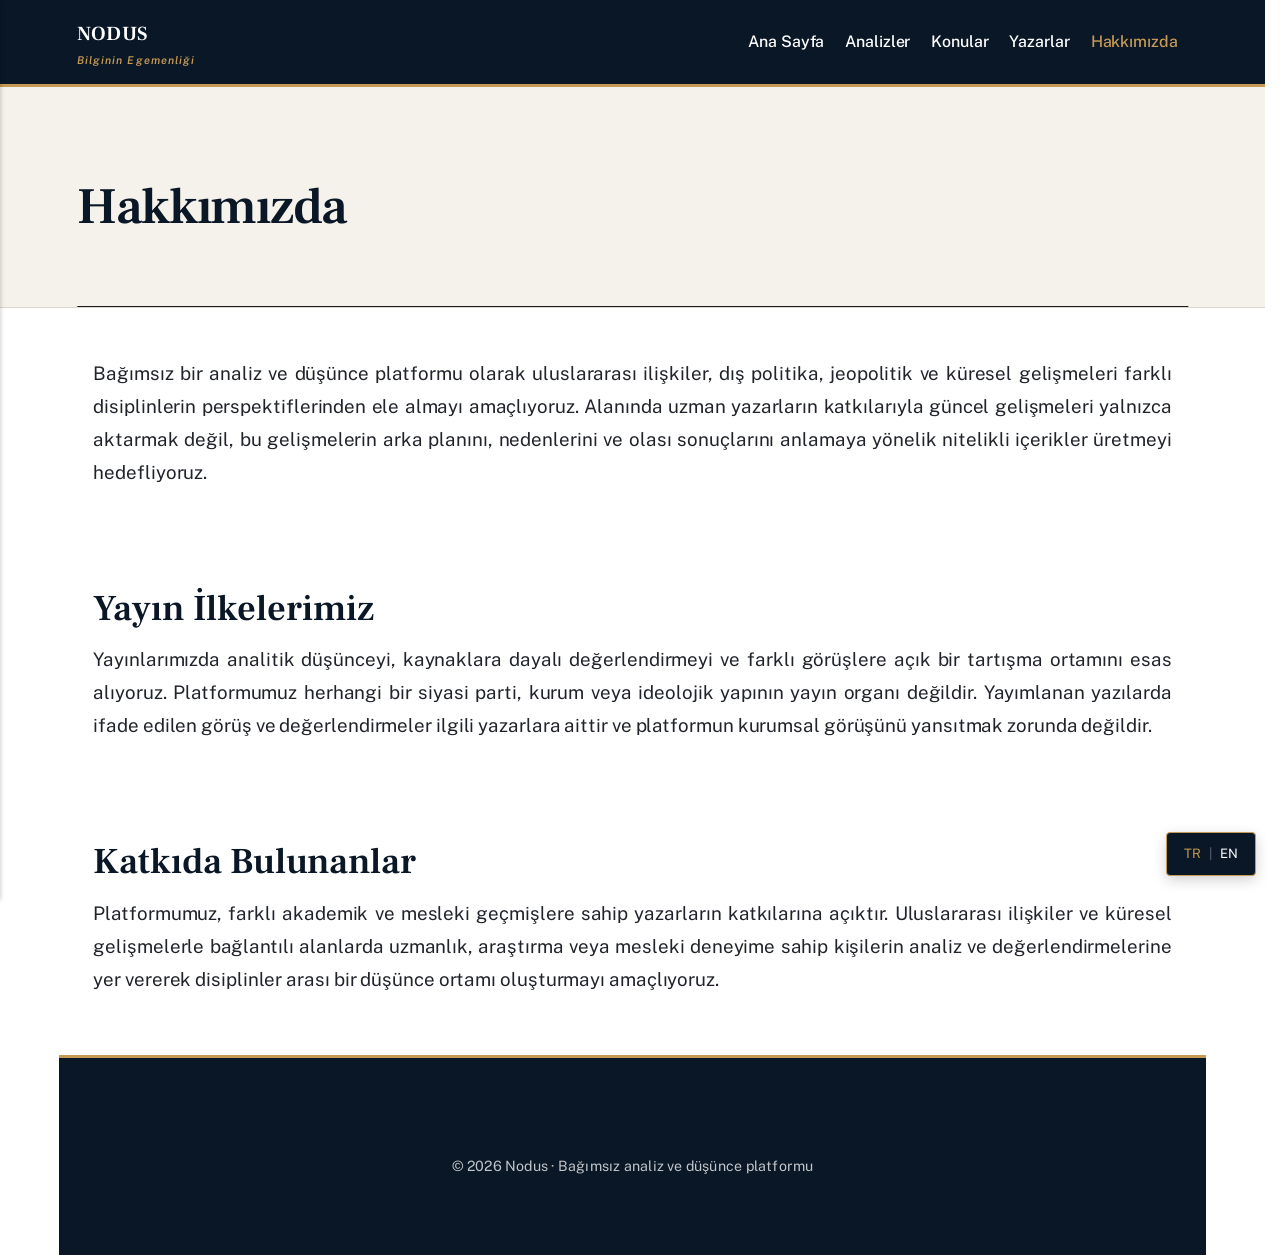
<file: hakkimizda.html>
<!DOCTYPE html><html lang="tr"><head><meta charset="utf-8"><meta http-equiv="X-UA-Compatible" content="IE=edge"><meta name="viewport" content="width=device-width,initial-scale=1"><title>Hakkımızda - NODUS</title><meta name="description" content="Bağımsız bir analiz ve düşünce platformu olarak uluslararası ilişkiler, dış politika, jeopolitik ve küresel gelişmeleri farklı disiplinlerin perspektiflerinden ele almayı amaçlıyoruz. Alanında uzman yazarların katkılarıyla güncel gelişmeleri yalnızca aktarmak değil, bu gelişmelerin arka planını, nedenlerini&amp;hellip;"><meta name="generator" content="Publii Open-Source CMS for Static Site"><link rel="canonical" href="https://bdada-art.github.io/nodus/hakkimizda.html"><link rel="alternate" type="application/atom+xml" href="https://bdada-art.github.io/nodus/feed.xml" title="NODUS - RSS"><link rel="alternate" type="application/json" href="https://bdada-art.github.io/nodus/feed.json" title="NODUS - JSON"><meta property="og:title" content="Hakkımızda"><meta property="og:site_name" content="NODUS"><meta property="og:description" content="Bağımsız bir analiz ve düşünce platformu olarak uluslararası ilişkiler, dış politika, jeopolitik ve küresel gelişmeleri farklı disiplinlerin perspektiflerinden ele almayı amaçlıyoruz. Alanında uzman yazarların katkılarıyla güncel gelişmeleri yalnızca aktarmak değil, bu gelişmelerin arka planını, nedenlerini&amp;hellip;"><meta property="og:url" content="https://bdada-art.github.io/nodus/hakkimizda.html"><meta property="og:type" content="article"><link rel="preload" href="https://bdada-art.github.io/nodus/assets/dynamic/fonts/publicsans/publicsans.woff2" as="font" type="font/woff2" crossorigin><link rel="preload" href="https://bdada-art.github.io/nodus/assets/dynamic/fonts/publicsans/publicsans-italic.woff2" as="font" type="font/woff2" crossorigin><link rel="preload" href="https://bdada-art.github.io/nodus/assets/dynamic/fonts/frankruhllibre/frankruhllibre.woff2" as="font" type="font/woff2" crossorigin><link rel="stylesheet" href="https://bdada-art.github.io/nodus/assets/css/style.css?v&#x3D;b1ec35eb59a5b4c4823ec2f6370dbebc"><script type="application/ld+json">{"@context":"http://schema.org","@type":"Article","mainEntityOfPage":{"@type":"WebPage","@id":"https://bdada-art.github.io/nodus/hakkimizda.html"},"headline":"Hakkımızda","datePublished":"2026-09-01T11:33+03:00","dateModified":"2026-09-01T11:33+03:00","description":"Bağımsız bir analiz ve düşünce platformu olarak uluslararası ilişkiler, dış politika, jeopolitik ve küresel gelişmeleri farklı disiplinlerin perspektiflerinden ele almayı amaçlıyoruz. Alanında uzman yazarların katkılarıyla güncel gelişmeleri yalnızca aktarmak değil, bu gelişmelerin arka planını, nedenlerini&hellip;","author":{"@type":"Person","name":"12312","url":"https://bdada-art.github.io/nodus/authors/12312/"},"publisher":{"@type":"Organization","name":"12312"}}</script><noscript><style>img[loading] {
                    opacity: 1;
                }</style></noscript><script>document.addEventListener("DOMContentLoaded", () => {

  const WORKER_URL =
    "https://nodus-translate.bdada0602.workers.dev/";

  const originalValues = new Map();
  let translating = false;

  /* ==========================
     NODUS SABİT ÇEVİRİLER
     ========================== */

  const dictionary = {
    "Ana Sayfa": "Home",
    "Analizler": "Analysis",
    "Konular": "Topics",
    "Yazarlar": "Authors",
    "Hakkımızda": "About",

    "Bilginin Egemenliği": "The Primacy of Knowledge",

    "Farklı disiplinlerden uzmanların katkılarıyla küresel ve bölgesel gelişmeleri anlamaya yönelik bağımsız analiz, yorum ve değerlendirmeler.":
      "Independent analysis, commentary and assessments aimed at understanding global and regional developments through contributions from experts across different disciplines.",

    "Son Analizler": "Latest Analysis",
    "Tüm Analizler": "All Analysis",

    "Devamını oku": "Read more",
    "Devamını oku…": "Read more",

    "Paylaş": "Share",
    "Önceki": "Previous",
    "Sonraki": "Next",

    "Ara": "Search",
    "Arama": "Search",

    "Yazar": "Author",
    "Yayın tarihi": "Published",

    "Bu yazı son olarak şu tarihte güncellendi":
      "This article was last updated on",

    "Dış Politika & Diplomasi":
      "Foreign Policy & Diplomacy",

    "Jeopolitik & Strateji":
      "Geopolitics & Strategy"
  };


  /* ==========================
     TR | EN BUTONU
     ========================== */

  const switcher = document.createElement("div");

  switcher.id = "nodus-language-switcher";

  switcher.innerHTML = `
    <button type="button" data-lang="tr">TR</button>
    <span>|</span>
    <button type="button" data-lang="en">EN</button>
  `;

  document.body.appendChild(switcher);

  const trButton =
    switcher.querySelector('[data-lang="tr"]');

  const enButton =
    switcher.querySelector('[data-lang="en"]');


  /* ==========================
     YARDIMCI FONKSİYONLAR
     ========================== */

  function remember(element, type = "text") {

    if (originalValues.has(element)) return;

    originalValues.set(element, {
      type,
      value:
        type === "html"
          ? element.innerHTML
          : element.textContent
    });

  }


  function replaceExactText(element, from, to) {

    const walker = document.createTreeWalker(
      element,
      NodeFilter.SHOW_TEXT
    );

    let node;

    while ((node = walker.nextNode())) {

      if (node.nodeValue.trim() === from) {

        if (!node.__nodusOriginal) {
          node.__nodusOriginal = node.nodeValue;
        }

        const leading =
          node.nodeValue.match(/^\s*/)?.[0] || "";

        const trailing =
          node.nodeValue.match(/\s*$/)?.[0] || "";

        node.nodeValue =
          leading + to + trailing;
      }
    }
  }


  /* ==========================
     SABİT ARAYÜZ ÇEVİRİSİ
     ========================== */

  function translateStaticInterface() {

    Object.entries(dictionary).forEach(
      ([tr, en]) => {

        document
          .querySelectorAll(
            "a, button, span, h1, h2, h3, h4, p, li"
          )
          .forEach(element => {

            if (
              element.closest(
                "#nodus-language-switcher"
              )
            ) {
              return;
            }

            replaceExactText(
              element,
              tr,
              en
            );

          });

      }
    );

    translateDates();

    document.documentElement.lang = "en";
  }


  function restoreStaticInterface() {

    const walker = document.createTreeWalker(
      document.body,
      NodeFilter.SHOW_TEXT
    );

    let node;

    while ((node = walker.nextNode())) {

      if (node.__nodusOriginal !== undefined) {
        node.nodeValue =
          node.__nodusOriginal;
      }

    }

    document.documentElement.lang = "tr";
  }


  /* ==========================
     TARİHLER
     ========================== */

  const months = {
    "Ocak": "January",
    "Şubat": "February",
    "Mart": "March",
    "Nisan": "April",
    "Mayıs": "May",
    "Haziran": "June",
    "Temmuz": "July",
    "Ağustos": "August",
    "Eylül": "September",
    "Ekim": "October",
    "Kasım": "November",
    "Aralık": "December"
  };


  function translateDates() {

    document
      .querySelectorAll("time, .feed__date")
      .forEach(element => {

        if (!element.__nodusOriginalText) {
          element.__nodusOriginalText =
            element.textContent;
        }

        let text = element.textContent;

        Object.entries(months).forEach(
          ([tr, en]) => {
            text = text.replace(tr, en);
          }
        );

        element.textContent = text;

      });

  }


  function restoreDates() {

    document
      .querySelectorAll("time, .feed__date")
      .forEach(element => {

        if (element.__nodusOriginalText) {
          element.textContent =
            element.__nodusOriginalText;
        }

      });

  }


  /* ==========================
     GROQ
     ========================== */

  async function groqTranslate(text) {

    const clean = text.trim();

    if (!clean) return clean;

    const cacheKey =
      "nodus-en-" +
      simpleHash(clean);

    const cached =
      localStorage.getItem(cacheKey);

    if (cached) {
      return cached;
    }

    const response =
      await fetch(WORKER_URL, {

        method: "POST",

        headers: {
          "Content-Type":
            "application/json"
        },

        body: JSON.stringify({
          text: clean,
          targetLanguage: "English"
        })

      });

    const data =
      await response.json();

    if (!response.ok) {
      throw new Error(
        data.error ||
        "Translation failed"
      );
    }

    localStorage.setItem(
      cacheKey,
      data.translation
    );

    return data.translation;
  }


  function simpleHash(str) {

    let hash = 0;

    for (
      let i = 0;
      i < str.length;
      i++
    ) {

      hash =
        ((hash << 5) - hash) +
        str.charCodeAt(i);

      hash |= 0;

    }

    return hash.toString();
  }


  /* ==========================
     MAKALE SAYFASI
     ========================== */

  async function translateArticlePage() {

    const title =
      document.querySelector(
        ".hero__content h1"
      );

    const content =
      document.querySelector(
        ".content__entry"
      );

    if (!title || !content) return;

    remember(title);
    remember(content, "html");

    const titleTranslation =
      await groqTranslate(
        title.textContent
      );

    title.textContent =
      titleTranslation;


    const blocks =
      content.querySelectorAll(
        "p, h2, h3, h4, blockquote, li"
      );


    for (const block of blocks) {

      const text =
        block.textContent.trim();

      if (text.length < 2) {
        continue;
      }

      if (!block.__nodusOriginalHTML) {
        block.__nodusOriginalHTML =
          block.innerHTML;
      }

      const translated =
        await groqTranslate(text);

      block.textContent =
        translated;
    }

  }


  /* ==========================
     ANA SAYFA YAZI BAŞLIKLARI
     ========================== */

  async function translateHomepagePosts() {

    /*
      Makale sayfasındaysak
      ana sayfa kartlarını arama.
    */

    if (
      document.querySelector(
        ".content__entry"
      )
    ) {
      return;
    }


    /*
      SADECE BURASI DÜZELTİLDİ.

      Senin verdiğin gerçek HTML:

      <h2 class="editorial-card__title">
        <a href="...">Başlık</a>
      </h2>
    */

    const links = Array.from(
      document.querySelectorAll(
        "h2.editorial-card__title > a"
      )
    );


    for (const link of links) {

      const text =
        link.textContent.trim();

      if (
        text.length < 15 ||
        text === "Read more"
      ) {
        continue;
      }

      if (
        !link.__nodusOriginalText
      ) {
        link.__nodusOriginalText =
          link.textContent;
      }

      try {

        link.textContent =
          await groqTranslate(text);

      }
      catch (error) {

        console.error(
          "NODUS title translation:",
          error
        );

      }

    }


    const excerpts =
      document.querySelectorAll(
        ".feed__excerpt, .post__excerpt"
      );


    for (const excerpt of excerpts) {

      const text =
        excerpt.textContent.trim();

      if (text.length < 20) continue;

      if (
        !excerpt.__nodusOriginalText
      ) {
        excerpt.__nodusOriginalText =
          excerpt.textContent;
      }

      try {

        excerpt.textContent =
          await groqTranslate(text);

      }
      catch (error) {

        console.error(
          "NODUS excerpt translation:",
          error
        );

      }

    }

  }


  /* ==========================
     ENGLISH MODE
     ========================== */

  async function enableEnglish() {

    if (translating) return;

    translating = true;

    enButton.disabled = true;
    enButton.textContent = "...";

    try {

      translateStaticInterface();

      await Promise.all([
        translateArticlePage(),
        translateHomepagePosts()
      ]);

      localStorage.setItem(
        "nodus-language",
        "en"
      );

      enButton.classList.add(
        "active"
      );

      trButton.classList.remove(
        "active"
      );

    }

    catch (error) {

      console.error(
        "NODUS translation error:",
        error
      );

      alert(
        "English translation is currently unavailable."
      );

    }

    finally {

      translating = false;

      enButton.disabled = false;
      enButton.textContent = "EN";

    }

  }


  /* ==========================
     TÜRKÇE MOD
     ========================== */

  function enableTurkish() {

    restoreStaticInterface();
    restoreDates();


    originalValues.forEach(
      (stored, element) => {

        if (!document.contains(element)) {
          return;
        }

        if (stored.type === "html") {
          element.innerHTML =
            stored.value;
        }
        else {
          element.textContent =
            stored.value;
        }

      }
    );


    /*
      Ana sayfa kart başlıklarını
      orijinal Türkçeye döndür.
    */

    document
      .querySelectorAll(
        "h2.editorial-card__title > a"
      )
      .forEach(element => {

        if (
          element.__nodusOriginalText
        ) {
          element.textContent =
            element.__nodusOriginalText;
        }

      });


    document
      .querySelectorAll(
        ".feed__excerpt, .post__excerpt"
      )
      .forEach(element => {

        if (
          element.__nodusOriginalText
        ) {
          element.textContent =
            element.__nodusOriginalText;
        }

      });


    localStorage.setItem(
      "nodus-language",
      "tr"
    );

    trButton.classList.add(
      "active"
    );

    enButton.classList.remove(
      "active"
    );

  }


  /* ==========================
     BUTONLAR
     ========================== */

  enButton.addEventListener(
    "click",
    enableEnglish
  );

  trButton.addEventListener(
    "click",
    enableTurkish
  );


  /* ==========================
     DİLİ HATIRLA
     ========================== */

  const savedLanguage =
    localStorage.getItem(
      "nodus-language"
    );


  if (savedLanguage === "en") {

    enableEnglish();

  }
  else {

    trButton.classList.add(
      "active"
    );

  }

});</script><style>#nodus-language-switcher {

  position: fixed;

  right: 24px;
  bottom: 24px;

  z-index: 9999;

  display: flex;
  align-items: center;
  gap: 3px;

  background: #0A1726;

  border: 1px solid #C49A55;

  padding: 8px 12px;

  border-radius: 4px;

  font-family:
    "Public Sans",
    sans-serif;

  font-size: 13px;

  box-shadow:
    0 4px 14px
    rgba(0,0,0,.18);

}


#nodus-language-switcher button {

  border: 0;

  background: transparent;

  color: #ffffff;

  cursor: pointer;

  padding: 2px 5px;

  font: inherit;

}


#nodus-language-switcher button.active {

  color: #C49A55;

  font-weight: 700;

}


#nodus-language-switcher button:disabled {

  opacity: .6;

  cursor: wait;

}


#nodus-language-switcher span {

  color: #626A73;

}</style></head><body class="page-template"><script>document.addEventListener('DOMContentLoaded', function () {
    const logo = document.querySelector('.logo');

    if (logo && !document.querySelector('.site-motto')) {
        const motto = document.createElement('span');
        motto.className = 'site-motto';
        motto.textContent = 'Bilginin Egemenliği';
        logo.appendChild(motto);
    }
});</script><header class="top js-header"><a class="logo" href="https://bdada-art.github.io/nodus/">NODUS</a><nav class="navbar js-navbar"><button class="navbar__toggle js-toggle" aria-label="Menu" aria-haspopup="true" aria-expanded="false"><span class="navbar__toggle-box"><span class="navbar__toggle-inner">Menu</span></span></button><ul class="navbar__menu"><li><a href="https://bdada-art.github.io/nodus/" target="_self">Ana Sayfa</a></li><li><a href="https://bdada-art.github.io/nodus/" target="_self">Analizler</a></li><li class="has-submenu"><a href="https://bdada-art.github.io/nodus/tags/" target="_self" aria-haspopup="true" aria-expanded="false">Konular</a><ul class="navbar__submenu level-2" aria-hidden="true"><li><a href="https://bdada-art.github.io/nodus/tags/jeopolitik-and-strateji/" target="_self">Jeopolitik &amp; Strateji</a></li><li><a href="https://bdada-art.github.io/nodus/tags/dis-politika-and-diplomasi/" target="_self">Dış Politika &amp; Diplomasi</a></li></ul></li><li><a href="https://bdada-art.github.io/nodus/yazarlar.html" target="_self">Yazarlar</a></li><li class="active"><a href="https://bdada-art.github.io/nodus/hakkimizda.html" target="_self">Hakkımızda</a></li></ul></nav></header><main class="page"><article class="content"><div class="hero hero--noimage"><header class="hero__content"><div class="wrapper"><h1>Hakkımızda</h1></div></header></div><div class="entry-wrapper content__entry"><p>Bağımsız bir analiz ve düşünce platformu olarak uluslararası ilişkiler, dış politika, jeopolitik ve küresel gelişmeleri farklı disiplinlerin perspektiflerinden ele almayı amaçlıyoruz. Alanında uzman yazarların katkılarıyla güncel gelişmeleri yalnızca aktarmak değil, bu gelişmelerin arka planını, nedenlerini ve olası sonuçlarını anlamaya yönelik nitelikli içerikler üretmeyi hedefliyoruz.</p><h2 id="yayin-ilkelerimiz">Yayın İlkelerimiz</h2><p>Yayınlarımızda analitik düşünceyi, kaynaklara dayalı değerlendirmeyi ve farklı görüşlere açık bir tartışma ortamını esas alıyoruz. Platformumuz herhangi bir siyasi parti, kurum veya ideolojik yapının yayın organı değildir. Yayımlanan yazılarda ifade edilen görüş ve değerlendirmeler ilgili yazarlara aittir ve platformun kurumsal görüşünü yansıtmak zorunda değildir.</p><h2 id="katkida-bulunanlar">Katkıda Bulunanlar</h2><p>Platformumuz, farklı akademik ve mesleki geçmişlere sahip yazarların katkılarına açıktır. Uluslararası ilişkiler ve küresel gelişmelerle bağlantılı alanlarda uzmanlık, araştırma veya mesleki deneyime sahip kişilerin analiz ve değerlendirmelerine yer vererek disiplinler arası bir düşünce ortamı oluşturmayı amaçlıyoruz.</p></div></article></main><footer class="footer"><div class="wrapper"><div class="footer__copyright"><p>© 2026 Nodus · Bağımsız analiz ve düşünce platformu</p></div><button id="backToTop" class="footer__bttop" aria-label="Back to top" title="Back to top"><svg width="20" height="20"><use xlink:href="https://bdada-art.github.io/nodus/assets/svg/svg-map.svg#toparrow"/></svg></button></div></footer><script defer="defer" src="https://bdada-art.github.io/nodus/assets/js/scripts.min.js?v&#x3D;dafec4f87fead6718cb125f0b0fc8441"></script><script>window.publiiThemeMenuConfig={mobileMenuMode:'sidebar',animationSpeed:300,submenuWidth: 'auto',doubleClickTime:500,mobileMenuExpandableSubmenus:true,relatedContainerForOverlayMenuSelector:'.top'};</script><script>var images = document.querySelectorAll('img[loading]');
        for (var i = 0; i < images.length; i++) {
            if (images[i].complete) {
                images[i].classList.add('is-loaded');
            } else {
                images[i].addEventListener('load', function () {
                    this.classList.add('is-loaded');
                }, false);
            }
        }</script></body></html>
</file>
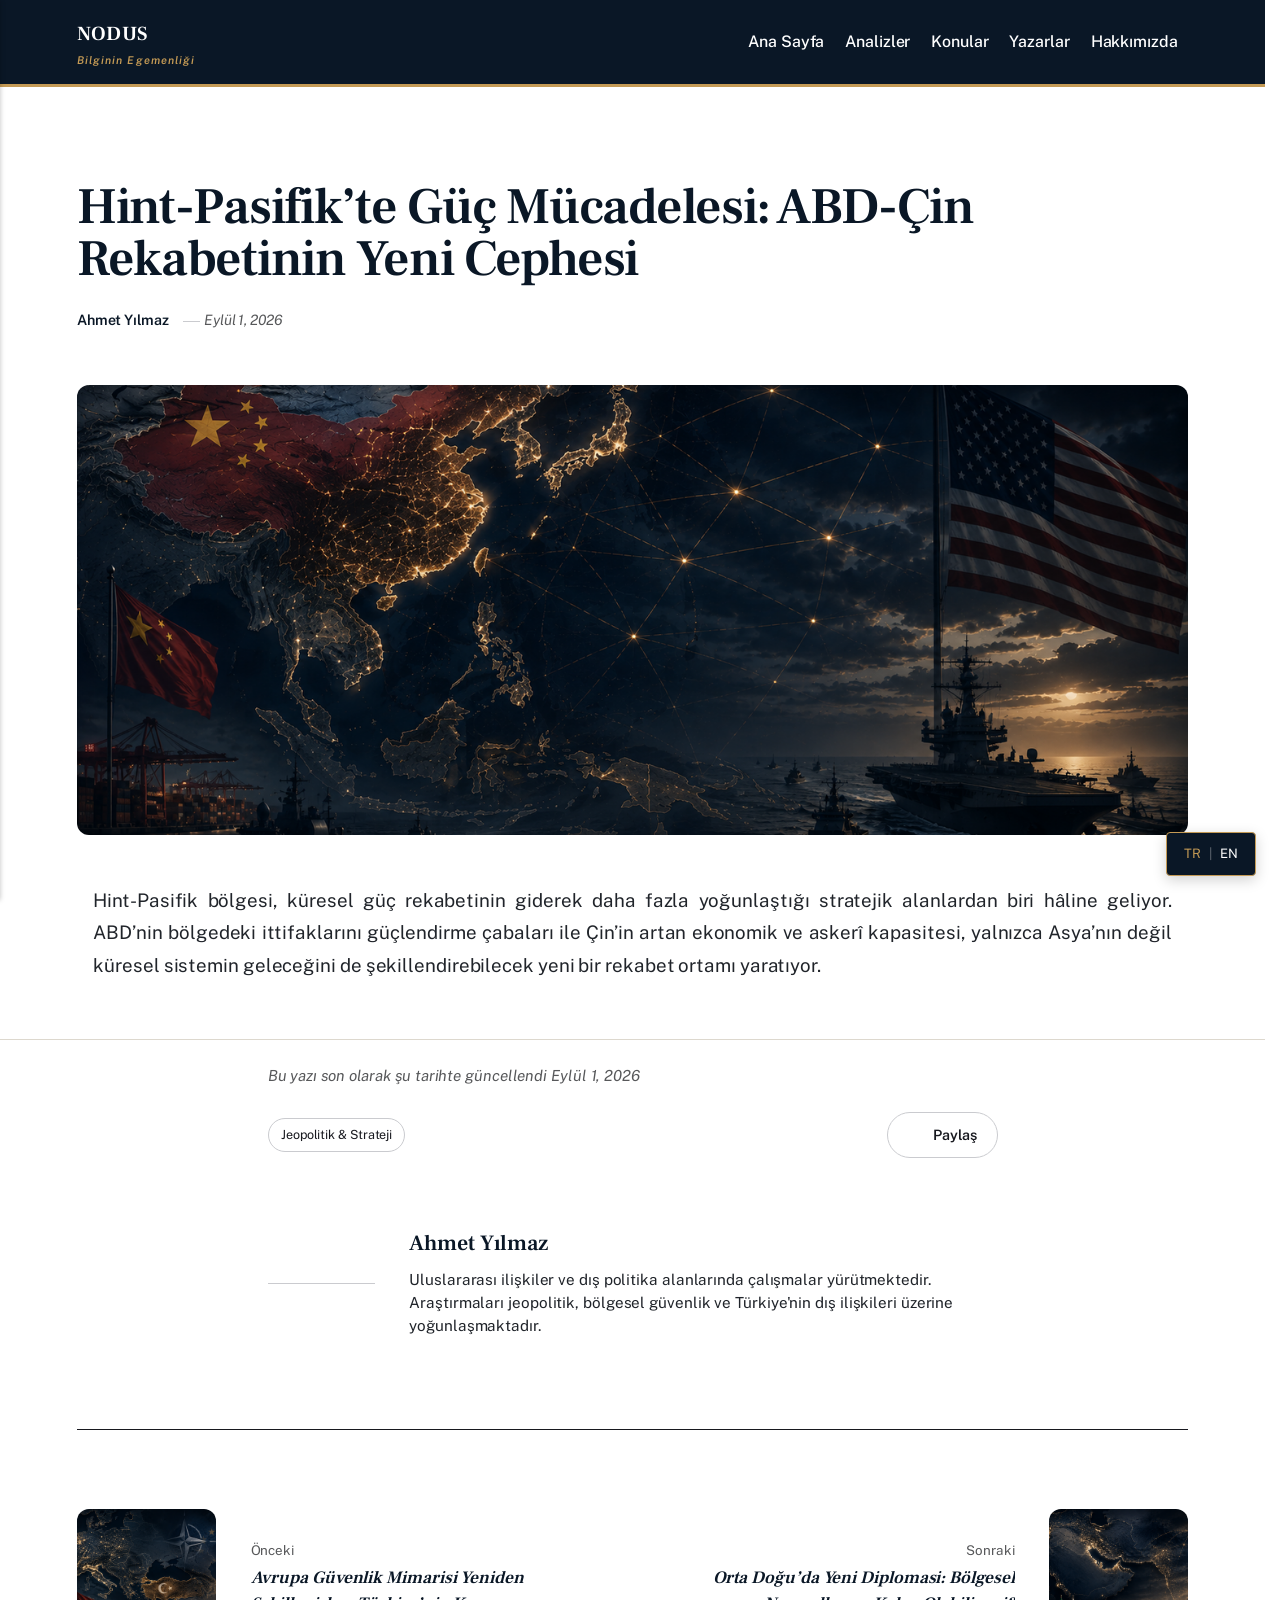
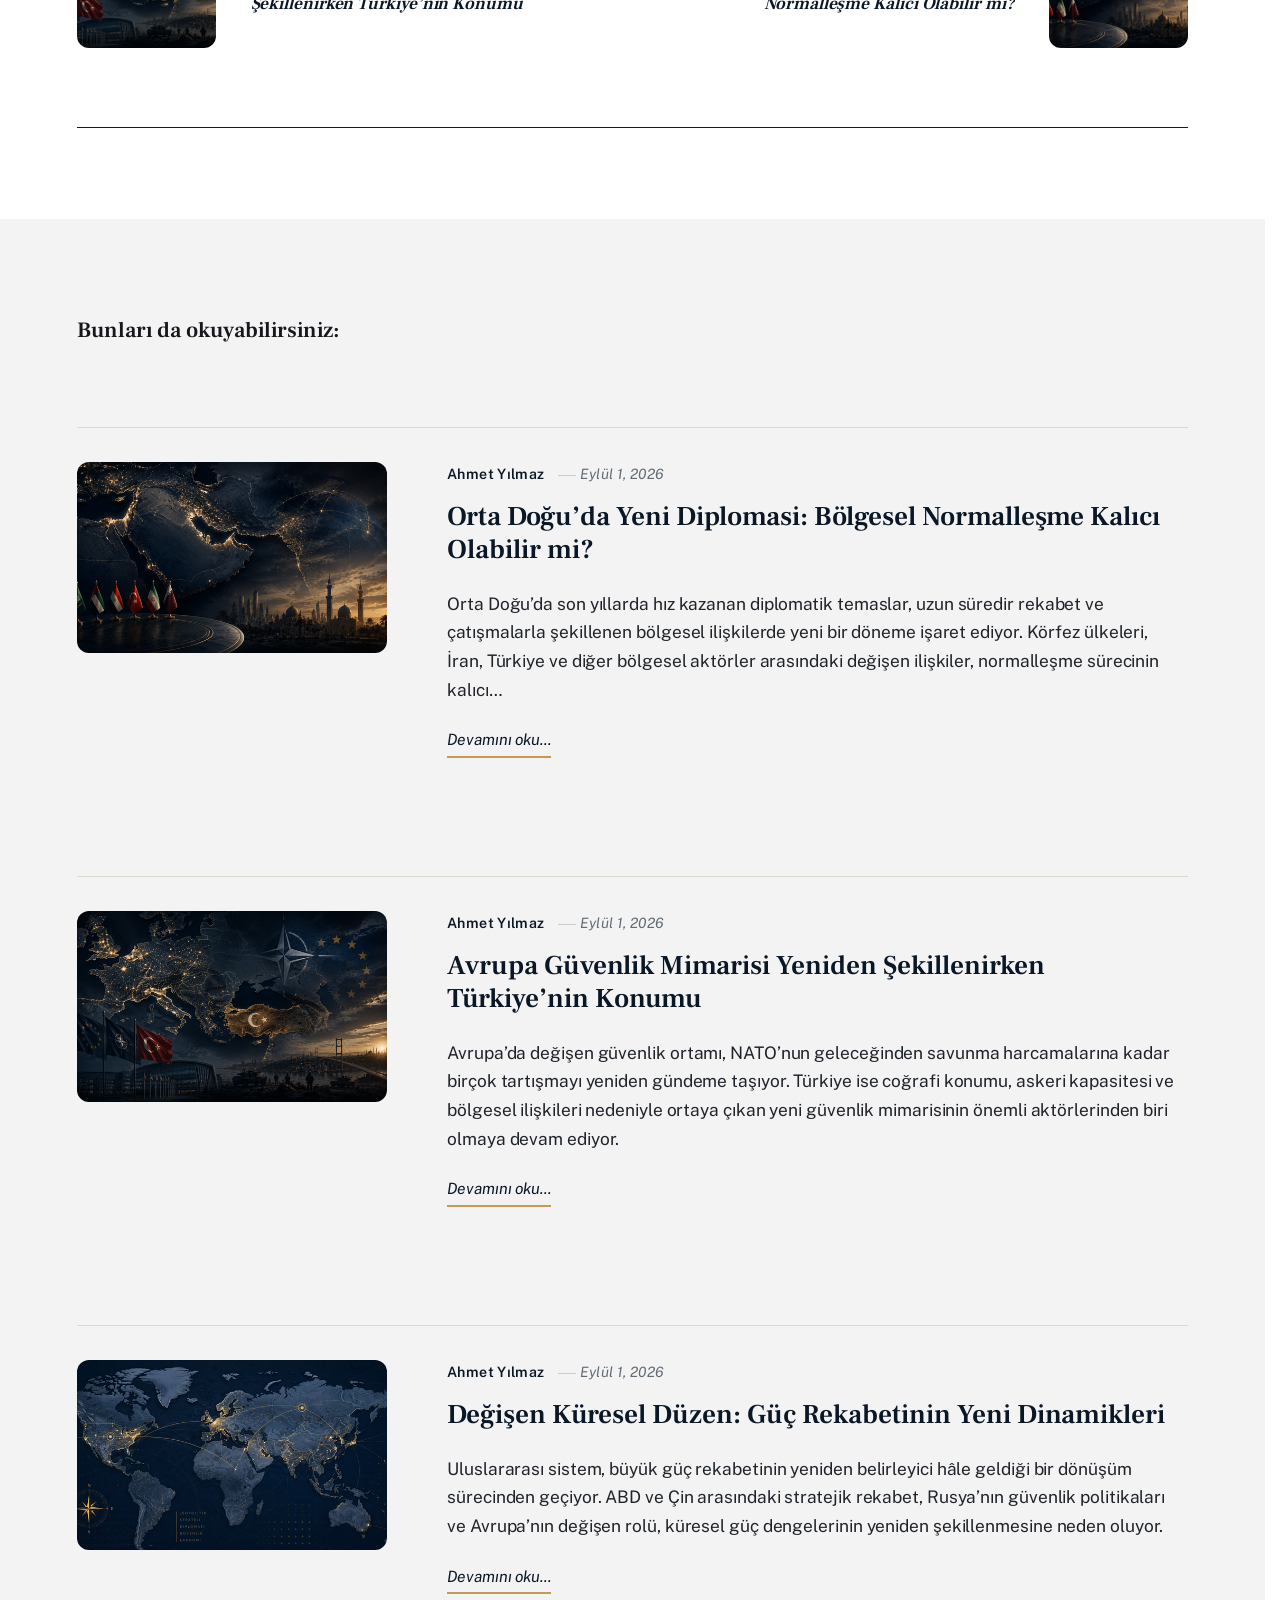
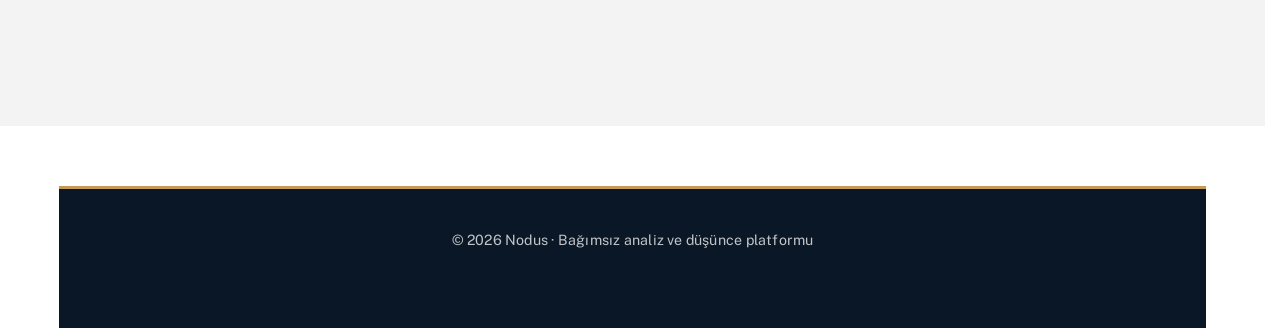
<file: hint-pasifikte-guec-muecadelesi-abd-cin-rekabetinin-yeni-cephesi.html>
<!DOCTYPE html><html lang="tr"><head><meta charset="utf-8"><meta http-equiv="X-UA-Compatible" content="IE=edge"><meta name="viewport" content="width=device-width,initial-scale=1"><title>Hint-Pasifik’te Güç Mücadelesi: ABD-Çin Rekabetinin Yeni Cephesi - NODUS</title><meta name="description" content="Hint-Pasifik bölgesi, küresel güç rekabetinin giderek daha fazla yoğunlaştığı stratejik alanlardan biri hâline geliyor. ABD’nin bölgedeki ittifaklarını güçlendirme çabaları ile Çin’in artan ekonomik ve askerî kapasitesi, yalnızca Asya’nın değil küresel sistemin geleceğini de şekillendirebilecek yeni&amp;hellip;"><meta name="generator" content="Publii Open-Source CMS for Static Site"><link rel="canonical" href="https://bdada-art.github.io/nodus/hint-pasifikte-guec-muecadelesi-abd-cin-rekabetinin-yeni-cephesi.html"><link rel="alternate" type="application/atom+xml" href="https://bdada-art.github.io/nodus/feed.xml" title="NODUS - RSS"><link rel="alternate" type="application/json" href="https://bdada-art.github.io/nodus/feed.json" title="NODUS - JSON"><meta property="og:title" content="Hint-Pasifik’te Güç Mücadelesi: ABD-Çin Rekabetinin Yeni Cephesi"><meta property="og:image" content="https://bdada-art.github.io/nodus/media/posts/5/55CA420D-6765-46DD-927A-452E9526B328.png"><meta property="og:image:width" content="1672"><meta property="og:image:height" content="941"><meta property="og:site_name" content="NODUS"><meta property="og:description" content="Hint-Pasifik bölgesi, küresel güç rekabetinin giderek daha fazla yoğunlaştığı stratejik alanlardan biri hâline geliyor. ABD’nin bölgedeki ittifaklarını güçlendirme çabaları ile Çin’in artan ekonomik ve askerî kapasitesi, yalnızca Asya’nın değil küresel sistemin geleceğini de şekillendirebilecek yeni&amp;hellip;"><meta property="og:url" content="https://bdada-art.github.io/nodus/hint-pasifikte-guec-muecadelesi-abd-cin-rekabetinin-yeni-cephesi.html"><meta property="og:type" content="article"><link rel="preload" href="https://bdada-art.github.io/nodus/assets/dynamic/fonts/publicsans/publicsans.woff2" as="font" type="font/woff2" crossorigin><link rel="preload" href="https://bdada-art.github.io/nodus/assets/dynamic/fonts/publicsans/publicsans-italic.woff2" as="font" type="font/woff2" crossorigin><link rel="preload" href="https://bdada-art.github.io/nodus/assets/dynamic/fonts/frankruhllibre/frankruhllibre.woff2" as="font" type="font/woff2" crossorigin><link rel="stylesheet" href="https://bdada-art.github.io/nodus/assets/css/style.css?v&#x3D;b1ec35eb59a5b4c4823ec2f6370dbebc"><script type="application/ld+json">{"@context":"http://schema.org","@type":"Article","mainEntityOfPage":{"@type":"WebPage","@id":"https://bdada-art.github.io/nodus/hint-pasifikte-guec-muecadelesi-abd-cin-rekabetinin-yeni-cephesi.html"},"headline":"Hint-Pasifik’te Güç Mücadelesi: ABD-Çin Rekabetinin Yeni Cephesi","datePublished":"2026-09-01T13:02+03:00","dateModified":"2026-09-01T13:10+03:00","image":{"@type":"ImageObject","url":"https://bdada-art.github.io/nodus/media/posts/5/55CA420D-6765-46DD-927A-452E9526B328.png","height":941,"width":1672},"description":"Hint-Pasifik bölgesi, küresel güç rekabetinin giderek daha fazla yoğunlaştığı stratejik alanlardan biri hâline geliyor. ABD’nin bölgedeki ittifaklarını güçlendirme çabaları ile Çin’in artan ekonomik ve askerî kapasitesi, yalnızca Asya’nın değil küresel sistemin geleceğini de şekillendirebilecek yeni&hellip;","author":{"@type":"Person","name":"Ahmet Yılmaz","url":"https://bdada-art.github.io/nodus/authors/ahmet-yilmaz/"},"publisher":{"@type":"Organization","name":"12312"}}</script><noscript><style>img[loading] {
                    opacity: 1;
                }</style></noscript><script>document.addEventListener("DOMContentLoaded", () => {

  const WORKER_URL =
    "https://nodus-translate.bdada0602.workers.dev/";

  const originalValues = new Map();
  let translating = false;

  /* ==========================
     NODUS SABİT ÇEVİRİLER
     ========================== */

  const dictionary = {
    "Ana Sayfa": "Home",
    "Analizler": "Analysis",
    "Konular": "Topics",
    "Yazarlar": "Authors",
    "Hakkımızda": "About",

    "Bilginin Egemenliği": "The Primacy of Knowledge",

    "Farklı disiplinlerden uzmanların katkılarıyla küresel ve bölgesel gelişmeleri anlamaya yönelik bağımsız analiz, yorum ve değerlendirmeler.":
      "Independent analysis, commentary and assessments aimed at understanding global and regional developments through contributions from experts across different disciplines.",

    "Son Analizler": "Latest Analysis",
    "Tüm Analizler": "All Analysis",

    "Devamını oku": "Read more",
    "Devamını oku…": "Read more",

    "Paylaş": "Share",
    "Önceki": "Previous",
    "Sonraki": "Next",

    "Ara": "Search",
    "Arama": "Search",

    "Yazar": "Author",
    "Yayın tarihi": "Published",

    "Bu yazı son olarak şu tarihte güncellendi":
      "This article was last updated on",

    "Dış Politika & Diplomasi":
      "Foreign Policy & Diplomacy",

    "Jeopolitik & Strateji":
      "Geopolitics & Strategy"
  };


  /* ==========================
     TR | EN BUTONU
     ========================== */

  const switcher = document.createElement("div");

  switcher.id = "nodus-language-switcher";

  switcher.innerHTML = `
    <button type="button" data-lang="tr">TR</button>
    <span>|</span>
    <button type="button" data-lang="en">EN</button>
  `;

  document.body.appendChild(switcher);

  const trButton =
    switcher.querySelector('[data-lang="tr"]');

  const enButton =
    switcher.querySelector('[data-lang="en"]');


  /* ==========================
     YARDIMCI FONKSİYONLAR
     ========================== */

  function remember(element, type = "text") {

    if (originalValues.has(element)) return;

    originalValues.set(element, {
      type,
      value:
        type === "html"
          ? element.innerHTML
          : element.textContent
    });

  }


  function replaceExactText(element, from, to) {

    const walker = document.createTreeWalker(
      element,
      NodeFilter.SHOW_TEXT
    );

    let node;

    while ((node = walker.nextNode())) {

      if (node.nodeValue.trim() === from) {

        if (!node.__nodusOriginal) {
          node.__nodusOriginal = node.nodeValue;
        }

        const leading =
          node.nodeValue.match(/^\s*/)?.[0] || "";

        const trailing =
          node.nodeValue.match(/\s*$/)?.[0] || "";

        node.nodeValue =
          leading + to + trailing;
      }
    }
  }


  /* ==========================
     SABİT ARAYÜZ ÇEVİRİSİ
     ========================== */

  function translateStaticInterface() {

    Object.entries(dictionary).forEach(
      ([tr, en]) => {

        document
          .querySelectorAll(
            "a, button, span, h1, h2, h3, h4, p, li"
          )
          .forEach(element => {

            if (
              element.closest(
                "#nodus-language-switcher"
              )
            ) {
              return;
            }

            replaceExactText(
              element,
              tr,
              en
            );

          });

      }
    );

    translateDates();

    document.documentElement.lang = "en";
  }


  function restoreStaticInterface() {

    const walker = document.createTreeWalker(
      document.body,
      NodeFilter.SHOW_TEXT
    );

    let node;

    while ((node = walker.nextNode())) {

      if (node.__nodusOriginal !== undefined) {
        node.nodeValue =
          node.__nodusOriginal;
      }

    }

    document.documentElement.lang = "tr";
  }


  /* ==========================
     TARİHLER
     ========================== */

  const months = {
    "Ocak": "January",
    "Şubat": "February",
    "Mart": "March",
    "Nisan": "April",
    "Mayıs": "May",
    "Haziran": "June",
    "Temmuz": "July",
    "Ağustos": "August",
    "Eylül": "September",
    "Ekim": "October",
    "Kasım": "November",
    "Aralık": "December"
  };


  function translateDates() {

    document
      .querySelectorAll("time, .feed__date")
      .forEach(element => {

        if (!element.__nodusOriginalText) {
          element.__nodusOriginalText =
            element.textContent;
        }

        let text = element.textContent;

        Object.entries(months).forEach(
          ([tr, en]) => {
            text = text.replace(tr, en);
          }
        );

        element.textContent = text;

      });

  }


  function restoreDates() {

    document
      .querySelectorAll("time, .feed__date")
      .forEach(element => {

        if (element.__nodusOriginalText) {
          element.textContent =
            element.__nodusOriginalText;
        }

      });

  }


  /* ==========================
     GROQ
     ========================== */

  async function groqTranslate(text) {

    const clean = text.trim();

    if (!clean) return clean;

    const cacheKey =
      "nodus-en-" +
      simpleHash(clean);

    const cached =
      localStorage.getItem(cacheKey);

    if (cached) {
      return cached;
    }

    const response =
      await fetch(WORKER_URL, {

        method: "POST",

        headers: {
          "Content-Type":
            "application/json"
        },

        body: JSON.stringify({
          text: clean,
          targetLanguage: "English"
        })

      });

    const data =
      await response.json();

    if (!response.ok) {
      throw new Error(
        data.error ||
        "Translation failed"
      );
    }

    localStorage.setItem(
      cacheKey,
      data.translation
    );

    return data.translation;
  }


  function simpleHash(str) {

    let hash = 0;

    for (
      let i = 0;
      i < str.length;
      i++
    ) {

      hash =
        ((hash << 5) - hash) +
        str.charCodeAt(i);

      hash |= 0;

    }

    return hash.toString();
  }


  /* ==========================
     MAKALE SAYFASI
     ========================== */

  async function translateArticlePage() {

    const title =
      document.querySelector(
        ".hero__content h1"
      );

    const content =
      document.querySelector(
        ".content__entry"
      );

    if (!title || !content) return;

    remember(title);
    remember(content, "html");

    const titleTranslation =
      await groqTranslate(
        title.textContent
      );

    title.textContent =
      titleTranslation;


    const blocks =
      content.querySelectorAll(
        "p, h2, h3, h4, blockquote, li"
      );


    for (const block of blocks) {

      const text =
        block.textContent.trim();

      if (text.length < 2) {
        continue;
      }

      if (!block.__nodusOriginalHTML) {
        block.__nodusOriginalHTML =
          block.innerHTML;
      }

      const translated =
        await groqTranslate(text);

      block.textContent =
        translated;
    }

  }


  /* ==========================
     ANA SAYFA YAZI BAŞLIKLARI
     ========================== */

  async function translateHomepagePosts() {

    /*
      Makale sayfasındaysak
      ana sayfa kartlarını arama.
    */

    if (
      document.querySelector(
        ".content__entry"
      )
    ) {
      return;
    }


    /*
      SADECE BURASI DÜZELTİLDİ.

      Senin verdiğin gerçek HTML:

      <h2 class="editorial-card__title">
        <a href="...">Başlık</a>
      </h2>
    */

    const links = Array.from(
      document.querySelectorAll(
        "h2.editorial-card__title > a"
      )
    );


    for (const link of links) {

      const text =
        link.textContent.trim();

      if (
        text.length < 15 ||
        text === "Read more"
      ) {
        continue;
      }

      if (
        !link.__nodusOriginalText
      ) {
        link.__nodusOriginalText =
          link.textContent;
      }

      try {

        link.textContent =
          await groqTranslate(text);

      }
      catch (error) {

        console.error(
          "NODUS title translation:",
          error
        );

      }

    }


    const excerpts =
      document.querySelectorAll(
        ".feed__excerpt, .post__excerpt"
      );


    for (const excerpt of excerpts) {

      const text =
        excerpt.textContent.trim();

      if (text.length < 20) continue;

      if (
        !excerpt.__nodusOriginalText
      ) {
        excerpt.__nodusOriginalText =
          excerpt.textContent;
      }

      try {

        excerpt.textContent =
          await groqTranslate(text);

      }
      catch (error) {

        console.error(
          "NODUS excerpt translation:",
          error
        );

      }

    }

  }


  /* ==========================
     ENGLISH MODE
     ========================== */

  async function enableEnglish() {

    if (translating) return;

    translating = true;

    enButton.disabled = true;
    enButton.textContent = "...";

    try {

      translateStaticInterface();

      await Promise.all([
        translateArticlePage(),
        translateHomepagePosts()
      ]);

      localStorage.setItem(
        "nodus-language",
        "en"
      );

      enButton.classList.add(
        "active"
      );

      trButton.classList.remove(
        "active"
      );

    }

    catch (error) {

      console.error(
        "NODUS translation error:",
        error
      );

      alert(
        "English translation is currently unavailable."
      );

    }

    finally {

      translating = false;

      enButton.disabled = false;
      enButton.textContent = "EN";

    }

  }


  /* ==========================
     TÜRKÇE MOD
     ========================== */

  function enableTurkish() {

    restoreStaticInterface();
    restoreDates();


    originalValues.forEach(
      (stored, element) => {

        if (!document.contains(element)) {
          return;
        }

        if (stored.type === "html") {
          element.innerHTML =
            stored.value;
        }
        else {
          element.textContent =
            stored.value;
        }

      }
    );


    /*
      Ana sayfa kart başlıklarını
      orijinal Türkçeye döndür.
    */

    document
      .querySelectorAll(
        "h2.editorial-card__title > a"
      )
      .forEach(element => {

        if (
          element.__nodusOriginalText
        ) {
          element.textContent =
            element.__nodusOriginalText;
        }

      });


    document
      .querySelectorAll(
        ".feed__excerpt, .post__excerpt"
      )
      .forEach(element => {

        if (
          element.__nodusOriginalText
        ) {
          element.textContent =
            element.__nodusOriginalText;
        }

      });


    localStorage.setItem(
      "nodus-language",
      "tr"
    );

    trButton.classList.add(
      "active"
    );

    enButton.classList.remove(
      "active"
    );

  }


  /* ==========================
     BUTONLAR
     ========================== */

  enButton.addEventListener(
    "click",
    enableEnglish
  );

  trButton.addEventListener(
    "click",
    enableTurkish
  );


  /* ==========================
     DİLİ HATIRLA
     ========================== */

  const savedLanguage =
    localStorage.getItem(
      "nodus-language"
    );


  if (savedLanguage === "en") {

    enableEnglish();

  }
  else {

    trButton.classList.add(
      "active"
    );

  }

});</script><style>#nodus-language-switcher {

  position: fixed;

  right: 24px;
  bottom: 24px;

  z-index: 9999;

  display: flex;
  align-items: center;
  gap: 3px;

  background: #0A1726;

  border: 1px solid #C49A55;

  padding: 8px 12px;

  border-radius: 4px;

  font-family:
    "Public Sans",
    sans-serif;

  font-size: 13px;

  box-shadow:
    0 4px 14px
    rgba(0,0,0,.18);

}


#nodus-language-switcher button {

  border: 0;

  background: transparent;

  color: #ffffff;

  cursor: pointer;

  padding: 2px 5px;

  font: inherit;

}


#nodus-language-switcher button.active {

  color: #C49A55;

  font-weight: 700;

}


#nodus-language-switcher button:disabled {

  opacity: .6;

  cursor: wait;

}


#nodus-language-switcher span {

  color: #626A73;

}</style></head><body class="post-template"><script>document.addEventListener('DOMContentLoaded', function () {
    const logo = document.querySelector('.logo');

    if (logo && !document.querySelector('.site-motto')) {
        const motto = document.createElement('span');
        motto.className = 'site-motto';
        motto.textContent = 'Bilginin Egemenliği';
        logo.appendChild(motto);
    }
});</script><header class="top js-header"><a class="logo" href="https://bdada-art.github.io/nodus/">NODUS</a><nav class="navbar js-navbar"><button class="navbar__toggle js-toggle" aria-label="Menu" aria-haspopup="true" aria-expanded="false"><span class="navbar__toggle-box"><span class="navbar__toggle-inner">Menu</span></span></button><ul class="navbar__menu"><li><a href="https://bdada-art.github.io/nodus/" target="_self">Ana Sayfa</a></li><li><a href="https://bdada-art.github.io/nodus/" target="_self">Analizler</a></li><li class="has-submenu"><a href="https://bdada-art.github.io/nodus/tags/" target="_self" aria-haspopup="true" aria-expanded="false">Konular</a><ul class="navbar__submenu level-2" aria-hidden="true"><li><a href="https://bdada-art.github.io/nodus/tags/jeopolitik-and-strateji/" target="_self">Jeopolitik &amp; Strateji</a></li><li><a href="https://bdada-art.github.io/nodus/tags/dis-politika-and-diplomasi/" target="_self">Dış Politika &amp; Diplomasi</a></li></ul></li><li><a href="https://bdada-art.github.io/nodus/yazarlar.html" target="_self">Yazarlar</a></li><li><a href="https://bdada-art.github.io/nodus/hakkimizda.html" target="_self">Hakkımızda</a></li></ul></nav></header><main class="post"><article class="content"><div class="hero"><header class="hero__content"><div class="wrapper"><h1>Hint-Pasifik’te Güç Mücadelesi: ABD-Çin Rekabetinin Yeni Cephesi</h1><div class="feed__meta content__meta"><a href="https://bdada-art.github.io/nodus/authors/ahmet-yilmaz/" class="feed__author">Ahmet Yılmaz</a> <time datetime="2026-09-01T13:02" class="feed__date">Eylül 1, 2026</time></div></div></header><figure class="hero__image"><div class="hero__image-wrapper"><img src="https://bdada-art.github.io/nodus/media/posts/5/55CA420D-6765-46DD-927A-452E9526B328.png" srcset="https://bdada-art.github.io/nodus/media/posts/5/responsive/55CA420D-6765-46DD-927A-452E9526B328-xs.png 640w, https://bdada-art.github.io/nodus/media/posts/5/responsive/55CA420D-6765-46DD-927A-452E9526B328-sm.png 768w, https://bdada-art.github.io/nodus/media/posts/5/responsive/55CA420D-6765-46DD-927A-452E9526B328-md.png 1024w, https://bdada-art.github.io/nodus/media/posts/5/responsive/55CA420D-6765-46DD-927A-452E9526B328-lg.png 1366w, https://bdada-art.github.io/nodus/media/posts/5/responsive/55CA420D-6765-46DD-927A-452E9526B328-xl.png 1600w, https://bdada-art.github.io/nodus/media/posts/5/responsive/55CA420D-6765-46DD-927A-452E9526B328-2xl.png 1920w" sizes="88vw" loading="eager" height="941" width="1672" alt=""></div></figure></div><div class="entry-wrapper content__entry"><p>Hint-Pasifik bölgesi, küresel güç rekabetinin giderek daha fazla yoğunlaştığı stratejik alanlardan biri hâline geliyor. ABD’nin bölgedeki ittifaklarını güçlendirme çabaları ile Çin’in artan ekonomik ve askerî kapasitesi, yalnızca Asya’nın değil küresel sistemin geleceğini de şekillendirebilecek yeni bir rekabet ortamı yaratıyor.</p></div><footer class="content__footer"><div class="entry-wrapper"><p class="content__updated">Bu yazı son olarak şu tarihte güncellendi Eylül 1, 2026</p><div class="content__actions"><ul class="content__tag"><li><a href="https://bdada-art.github.io/nodus/tags/jeopolitik-and-strateji/">Jeopolitik &amp; Strateji</a></li></ul><div class="content__share"><button class="btn--icon content__share-button js-content__share-button"><svg width="20" height="20" aria-hidden="true"><use xlink:href="https://bdada-art.github.io/nodus/assets/svg/svg-map.svg#share"></use></svg> <span>Paylaş</span></button><div class="content__share-popup js-content__share-popup"><a href="https://www.facebook.com/sharer/sharer.php?u=https%3A%2F%2Fbdada-art.github.io%2Fnodus%2Fhint-pasifikte-guec-muecadelesi-abd-cin-rekabetinin-yeni-cephesi.html" class="js-share facebook" rel="nofollow noopener noreferrer"><svg class="icon" aria-hidden="true" focusable="false"><use xlink:href="https://bdada-art.github.io/nodus/assets/svg/svg-map.svg#facebook"/></svg> <span>Facebook</span> </a><a href="https://www.linkedin.com/sharing/share-offsite/?url=https%3A%2F%2Fbdada-art.github.io%2Fnodus%2Fhint-pasifikte-guec-muecadelesi-abd-cin-rekabetinin-yeni-cephesi.html" class="js-share linkedin" rel="nofollow noopener noreferrer"><svg class="icon" aria-hidden="true" focusable="false"><use xlink:href="https://bdada-art.github.io/nodus/assets/svg/svg-map.svg#linkedin"/></svg> <span>LinkedIn</span> </a><a href="https://api.whatsapp.com/send?text=Hint-Pasifik%E2%80%99te%20G%C3%BC%C3%A7%20M%C3%BCcadelesi%3A%20ABD-%C3%87in%20Rekabetinin%20Yeni%20Cephesi https%3A%2F%2Fbdada-art.github.io%2Fnodus%2Fhint-pasifikte-guec-muecadelesi-abd-cin-rekabetinin-yeni-cephesi.html" class="js-share whatsapp" rel="nofollow noopener noreferrer"><svg class="icon" aria-hidden="true" focusable="false"><use xlink:href="https://bdada-art.github.io/nodus/assets/svg/svg-map.svg#whatsapp"/></svg> <span>WhatsApp</span></a></div></div></div><div class="content__bio bio"><div><h3 class="h4 bio__name"><a href="https://bdada-art.github.io/nodus/authors/ahmet-yilmaz/" rel="author">Ahmet Yılmaz</a></h3><div class="bio__desc"><p>Uluslararası ilişkiler ve dış politika alanlarında çalışmalar yürütmektedir. Araştırmaları jeopolitik, bölgesel güvenlik ve Türkiye'nin dış ilişkileri üzerine yoğunlaşmaktadır.</p></div></div></div></div><nav class="content__nav"><div class="wrapper"><div class="content__nav-inner"><div class="content__nav-prev"><a href="https://bdada-art.github.io/nodus/avrupa-guevenlik-mimarisi-yeniden-sekillenirken-tuerkiyenin-konumu.html" class="content__nav-link" rel="prev"><figure class="content__nav-image"><img src="https://bdada-art.github.io/nodus/media/posts/4/responsive/630FA2D0-60D7-4276-BCDC-A140330D4161-xs.png" class="lazyload" loading="lazy" alt="" height="941" width="941"></figure><div><span>Önceki</span> Avrupa Güvenlik Mimarisi Yeniden Şekillenirken Türkiye’nin Konumu</div></a></div><div class="content__nav-next"><a href="https://bdada-art.github.io/nodus/orta-doguda-yeni-diplomasi-boelgesel-normallesme-kalici-olabilir-mi.html" class="content__nav-link" rel="next"><div><span>Sonraki</span> Orta Doğu’da Yeni Diplomasi: Bölgesel Normalleşme Kalıcı Olabilir mi?</div><figure class="content__nav-image"><img src="https://bdada-art.github.io/nodus/media/posts/6/responsive/D75891BA-F682-44CA-B7FD-C13E55894E75-xs.png" class="lazyload" loading="lazy" alt="" height="941" width="941"></figure></a></div></div></div></nav></footer></article><div class="content__related related"><div class="wrapper"><h2 class="h4 related__title">Bunları da okuyabilirsiniz:</h2><article class="feed__item"><figure class="feed__image related__image"><img src="https://bdada-art.github.io/nodus/media/posts/6/D75891BA-F682-44CA-B7FD-C13E55894E75.png" srcset="https://bdada-art.github.io/nodus/media/posts/6/responsive/D75891BA-F682-44CA-B7FD-C13E55894E75-xs.png 640w, https://bdada-art.github.io/nodus/media/posts/6/responsive/D75891BA-F682-44CA-B7FD-C13E55894E75-sm.png 768w, https://bdada-art.github.io/nodus/media/posts/6/responsive/D75891BA-F682-44CA-B7FD-C13E55894E75-md.png 1024w" sizes="(min-width: 600px) calc(4.38vw + 143px), 87.86vw" loading="lazy" height="941" width="1672" alt=""></figure><div class="feed__content"><header><div class="feed__meta"><a href="https://bdada-art.github.io/nodus/authors/ahmet-yilmaz/" class="feed__author">Ahmet Yılmaz</a> <time datetime="2026-09-01T13:02" class="feed__date">Eylül 1, 2026</time></div><h3 class="feed__title"><a href="https://bdada-art.github.io/nodus/orta-doguda-yeni-diplomasi-boelgesel-normallesme-kalici-olabilir-mi.html">Orta Doğu’da Yeni Diplomasi: Bölgesel Normalleşme Kalıcı Olabilir mi?</a></h3></header><p>Orta Doğu’da son yıllarda hız kazanan diplomatik temaslar, uzun süredir rekabet ve çatışmalarla şekillenen bölgesel ilişkilerde yeni bir döneme işaret ediyor. Körfez ülkeleri, İran, Türkiye ve diğer bölgesel aktörler arasındaki değişen ilişkiler, normalleşme sürecinin kalıcı&hellip;</p><a href="https://bdada-art.github.io/nodus/orta-doguda-yeni-diplomasi-boelgesel-normallesme-kalici-olabilir-mi.html" class="readmore feed__readmore">Devamını oku...</a></div></article><article class="feed__item"><figure class="feed__image related__image"><img src="https://bdada-art.github.io/nodus/media/posts/4/630FA2D0-60D7-4276-BCDC-A140330D4161.png" srcset="https://bdada-art.github.io/nodus/media/posts/4/responsive/630FA2D0-60D7-4276-BCDC-A140330D4161-xs.png 640w, https://bdada-art.github.io/nodus/media/posts/4/responsive/630FA2D0-60D7-4276-BCDC-A140330D4161-sm.png 768w, https://bdada-art.github.io/nodus/media/posts/4/responsive/630FA2D0-60D7-4276-BCDC-A140330D4161-md.png 1024w" sizes="(min-width: 600px) calc(4.38vw + 143px), 87.86vw" loading="lazy" height="941" width="1672" alt=""></figure><div class="feed__content"><header><div class="feed__meta"><a href="https://bdada-art.github.io/nodus/authors/ahmet-yilmaz/" class="feed__author">Ahmet Yılmaz</a> <time datetime="2026-09-01T13:01" class="feed__date">Eylül 1, 2026</time></div><h3 class="feed__title"><a href="https://bdada-art.github.io/nodus/avrupa-guevenlik-mimarisi-yeniden-sekillenirken-tuerkiyenin-konumu.html">Avrupa Güvenlik Mimarisi Yeniden Şekillenirken Türkiye’nin Konumu</a></h3></header><p>Avrupa’da değişen güvenlik ortamı, NATO’nun geleceğinden savunma harcamalarına kadar birçok tartışmayı yeniden gündeme taşıyor. Türkiye ise coğrafi konumu, askeri kapasitesi ve bölgesel ilişkileri nedeniyle ortaya çıkan yeni güvenlik mimarisinin önemli aktörlerinden biri olmaya devam ediyor.</p><a href="https://bdada-art.github.io/nodus/avrupa-guevenlik-mimarisi-yeniden-sekillenirken-tuerkiyenin-konumu.html" class="readmore feed__readmore">Devamını oku...</a></div></article><article class="feed__item"><figure class="feed__image related__image"><img src="https://bdada-art.github.io/nodus/media/posts/1/E462D500-00AB-437A-901F-BA4CCAE9C182.png" srcset="https://bdada-art.github.io/nodus/media/posts/1/responsive/E462D500-00AB-437A-901F-BA4CCAE9C182-xs.png 640w, https://bdada-art.github.io/nodus/media/posts/1/responsive/E462D500-00AB-437A-901F-BA4CCAE9C182-sm.png 768w, https://bdada-art.github.io/nodus/media/posts/1/responsive/E462D500-00AB-437A-901F-BA4CCAE9C182-md.png 1024w" sizes="(min-width: 600px) calc(4.38vw + 143px), 87.86vw" loading="lazy" height="941" width="1672" alt=""></figure><div class="feed__content"><header><div class="feed__meta"><a href="https://bdada-art.github.io/nodus/authors/ahmet-yilmaz/" class="feed__author">Ahmet Yılmaz</a> <time datetime="2026-09-01T09:37" class="feed__date">Eylül 1, 2026</time></div><h3 class="feed__title"><a href="https://bdada-art.github.io/nodus/degisen-kueresel-duezen-guec-rekabetinin-yeni-dinamikleri.html">Değişen Küresel Düzen: Güç Rekabetinin Yeni Dinamikleri</a></h3></header><p>Uluslararası sistem, büyük güç rekabetinin yeniden belirleyici hâle geldiği bir dönüşüm sürecinden geçiyor. ABD ve Çin arasındaki stratejik rekabet, Rusya’nın güvenlik politikaları ve Avrupa’nın değişen rolü, küresel güç dengelerinin yeniden şekillenmesine neden oluyor.</p><a href="https://bdada-art.github.io/nodus/degisen-kueresel-duezen-guec-rekabetinin-yeni-dinamikleri.html" class="readmore feed__readmore">Devamını oku...</a></div></article></div></div></main><footer class="footer footer--glued"><div class="wrapper"><div class="footer__copyright"><p>© 2026 Nodus · Bağımsız analiz ve düşünce platformu</p></div><button id="backToTop" class="footer__bttop" aria-label="Back to top" title="Back to top"><svg width="20" height="20"><use xlink:href="https://bdada-art.github.io/nodus/assets/svg/svg-map.svg#toparrow"/></svg></button></div></footer><script defer="defer" src="https://bdada-art.github.io/nodus/assets/js/scripts.min.js?v&#x3D;dafec4f87fead6718cb125f0b0fc8441"></script><script>window.publiiThemeMenuConfig={mobileMenuMode:'sidebar',animationSpeed:300,submenuWidth: 'auto',doubleClickTime:500,mobileMenuExpandableSubmenus:true,relatedContainerForOverlayMenuSelector:'.top'};</script><script>var images = document.querySelectorAll('img[loading]');
        for (var i = 0; i < images.length; i++) {
            if (images[i].complete) {
                images[i].classList.add('is-loaded');
            } else {
                images[i].addEventListener('load', function () {
                    this.classList.add('is-loaded');
                }, false);
            }
        }</script></body></html>
</file>
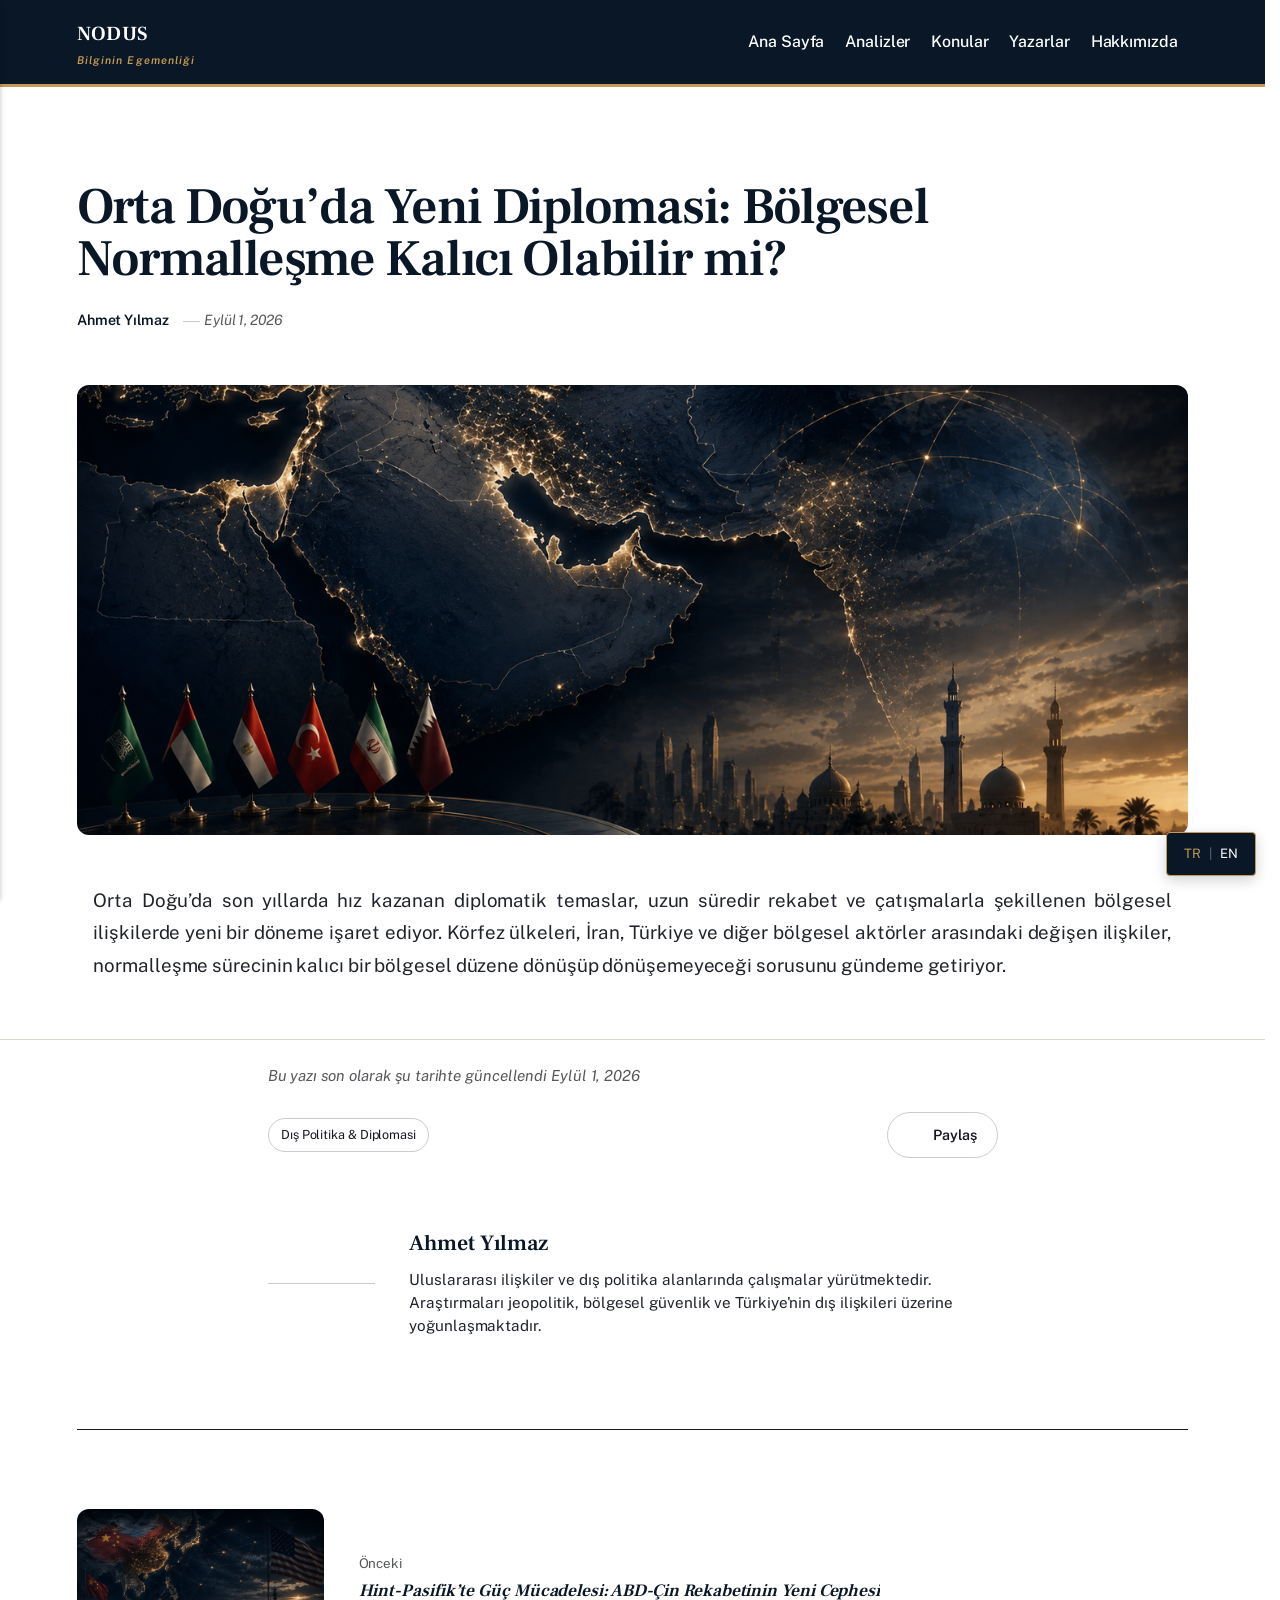
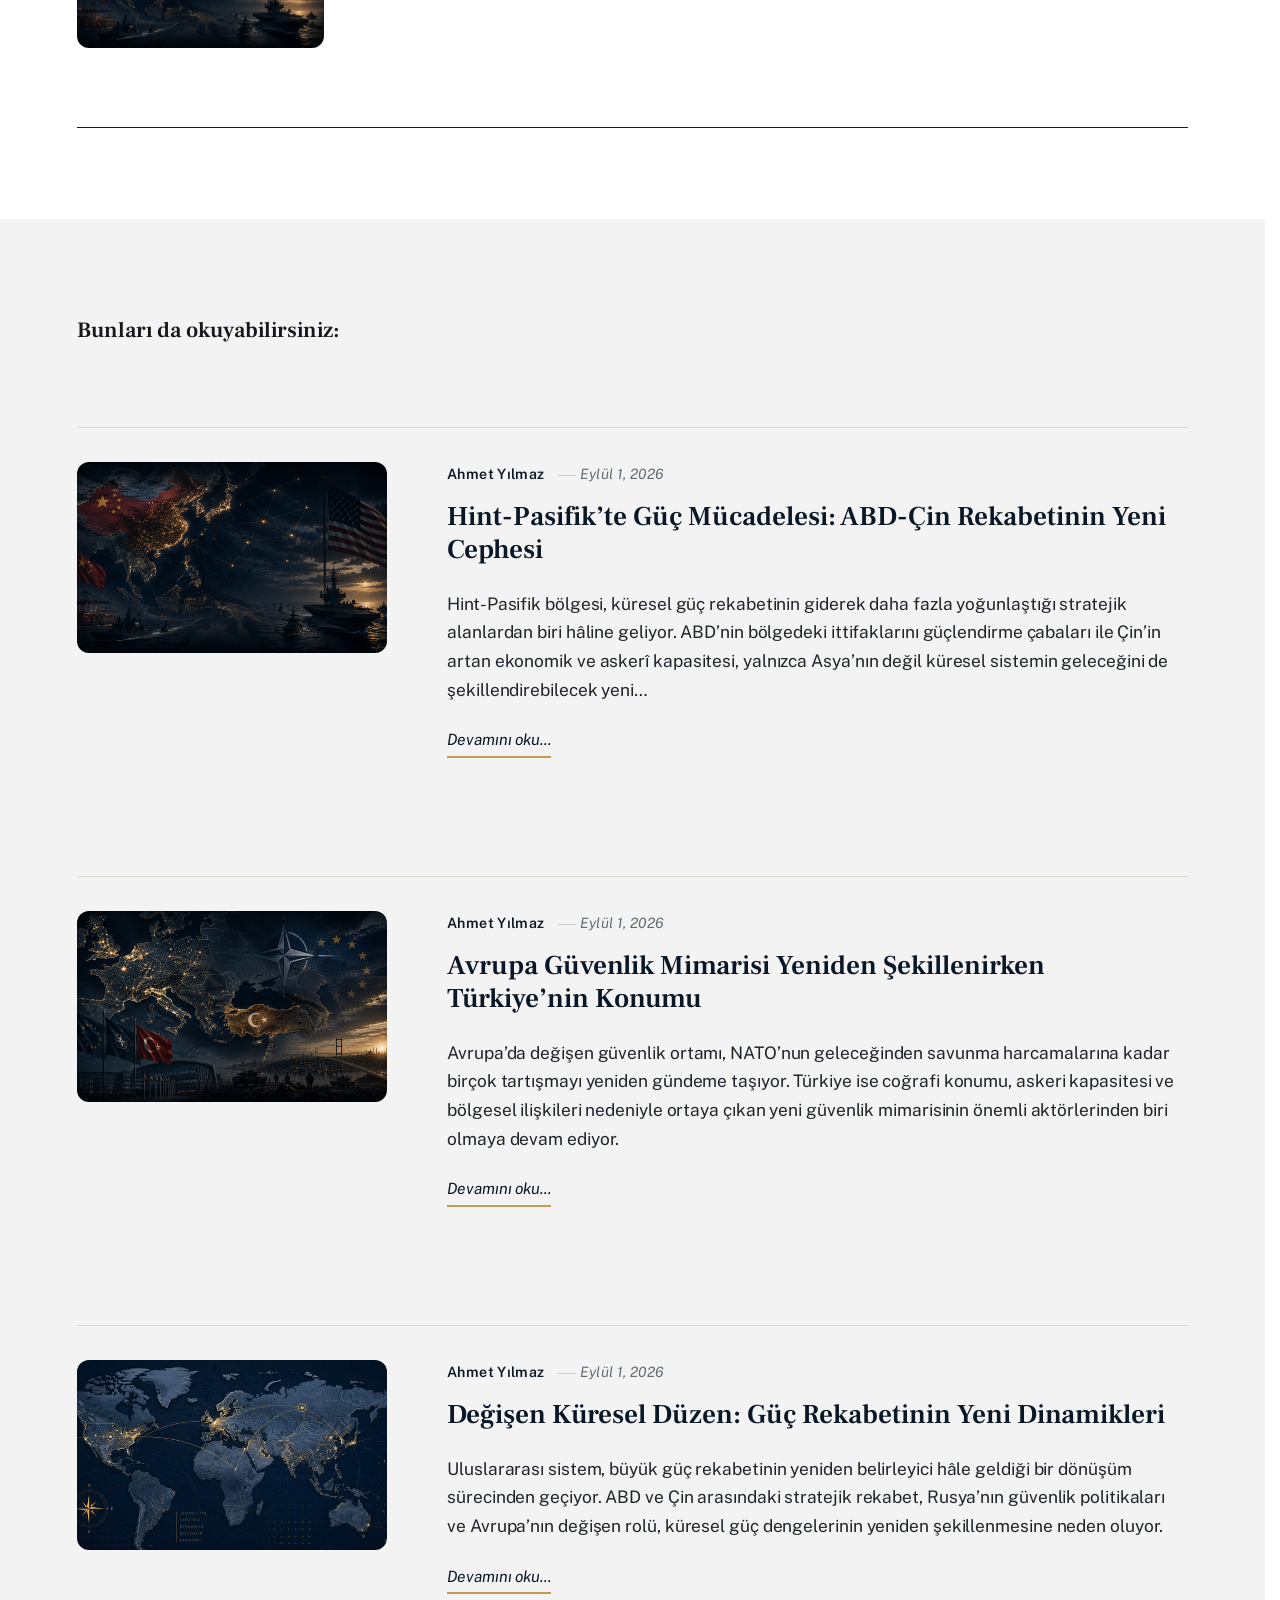
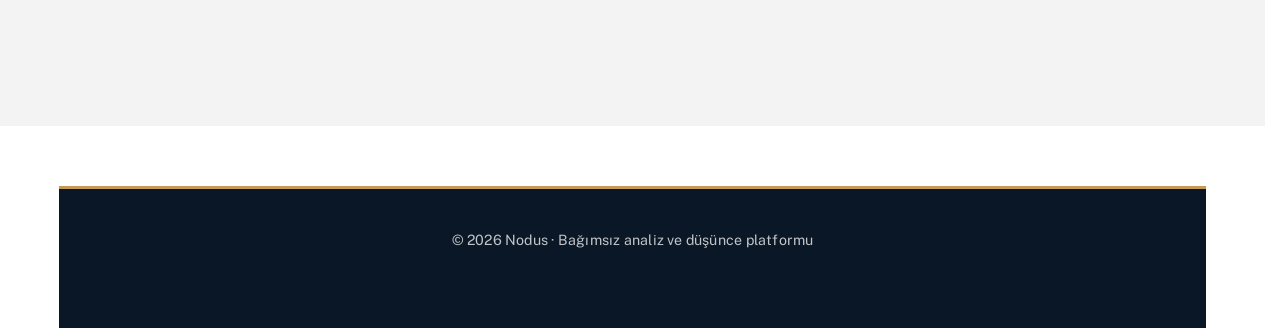
<file: orta-doguda-yeni-diplomasi-boelgesel-normallesme-kalici-olabilir-mi.html>
<!DOCTYPE html><html lang="tr"><head><meta charset="utf-8"><meta http-equiv="X-UA-Compatible" content="IE=edge"><meta name="viewport" content="width=device-width,initial-scale=1"><title>Orta Doğu’da Yeni Diplomasi: Bölgesel Normalleşme Kalıcı Olabilir mi? - NODUS</title><meta name="description" content="Orta Doğu’da son yıllarda hız kazanan diplomatik temaslar, uzun süredir rekabet ve çatışmalarla şekillenen bölgesel ilişkilerde yeni bir döneme işaret ediyor. Körfez ülkeleri, İran, Türkiye ve diğer bölgesel aktörler arasındaki değişen ilişkiler, normalleşme sürecinin kalıcı&amp;hellip;"><meta name="generator" content="Publii Open-Source CMS for Static Site"><link rel="canonical" href="https://bdada-art.github.io/nodus/orta-doguda-yeni-diplomasi-boelgesel-normallesme-kalici-olabilir-mi.html"><link rel="alternate" type="application/atom+xml" href="https://bdada-art.github.io/nodus/feed.xml" title="NODUS - RSS"><link rel="alternate" type="application/json" href="https://bdada-art.github.io/nodus/feed.json" title="NODUS - JSON"><meta property="og:title" content="Orta Doğu’da Yeni Diplomasi: Bölgesel Normalleşme Kalıcı Olabilir mi?"><meta property="og:image" content="https://bdada-art.github.io/nodus/media/posts/6/D75891BA-F682-44CA-B7FD-C13E55894E75.png"><meta property="og:image:width" content="1672"><meta property="og:image:height" content="941"><meta property="og:site_name" content="NODUS"><meta property="og:description" content="Orta Doğu’da son yıllarda hız kazanan diplomatik temaslar, uzun süredir rekabet ve çatışmalarla şekillenen bölgesel ilişkilerde yeni bir döneme işaret ediyor. Körfez ülkeleri, İran, Türkiye ve diğer bölgesel aktörler arasındaki değişen ilişkiler, normalleşme sürecinin kalıcı&amp;hellip;"><meta property="og:url" content="https://bdada-art.github.io/nodus/orta-doguda-yeni-diplomasi-boelgesel-normallesme-kalici-olabilir-mi.html"><meta property="og:type" content="article"><link rel="preload" href="https://bdada-art.github.io/nodus/assets/dynamic/fonts/publicsans/publicsans.woff2" as="font" type="font/woff2" crossorigin><link rel="preload" href="https://bdada-art.github.io/nodus/assets/dynamic/fonts/publicsans/publicsans-italic.woff2" as="font" type="font/woff2" crossorigin><link rel="preload" href="https://bdada-art.github.io/nodus/assets/dynamic/fonts/frankruhllibre/frankruhllibre.woff2" as="font" type="font/woff2" crossorigin><link rel="stylesheet" href="https://bdada-art.github.io/nodus/assets/css/style.css?v&#x3D;b1ec35eb59a5b4c4823ec2f6370dbebc"><script type="application/ld+json">{"@context":"http://schema.org","@type":"Article","mainEntityOfPage":{"@type":"WebPage","@id":"https://bdada-art.github.io/nodus/orta-doguda-yeni-diplomasi-boelgesel-normallesme-kalici-olabilir-mi.html"},"headline":"Orta Doğu’da Yeni Diplomasi: Bölgesel Normalleşme Kalıcı Olabilir mi?","datePublished":"2026-09-01T13:02+03:00","dateModified":"2026-09-01T13:07+03:00","image":{"@type":"ImageObject","url":"https://bdada-art.github.io/nodus/media/posts/6/D75891BA-F682-44CA-B7FD-C13E55894E75.png","height":941,"width":1672},"description":"Orta Doğu’da son yıllarda hız kazanan diplomatik temaslar, uzun süredir rekabet ve çatışmalarla şekillenen bölgesel ilişkilerde yeni bir döneme işaret ediyor. Körfez ülkeleri, İran, Türkiye ve diğer bölgesel aktörler arasındaki değişen ilişkiler, normalleşme sürecinin kalıcı&hellip;","author":{"@type":"Person","name":"Ahmet Yılmaz","url":"https://bdada-art.github.io/nodus/authors/ahmet-yilmaz/"},"publisher":{"@type":"Organization","name":"12312"}}</script><noscript><style>img[loading] {
                    opacity: 1;
                }</style></noscript><script>document.addEventListener("DOMContentLoaded", () => {

  const WORKER_URL =
    "https://nodus-translate.bdada0602.workers.dev/";

  const originalValues = new Map();
  let translating = false;

  /* ==========================
     NODUS SABİT ÇEVİRİLER
     ========================== */

  const dictionary = {
    "Ana Sayfa": "Home",
    "Analizler": "Analysis",
    "Konular": "Topics",
    "Yazarlar": "Authors",
    "Hakkımızda": "About",

    "Bilginin Egemenliği": "The Primacy of Knowledge",

    "Farklı disiplinlerden uzmanların katkılarıyla küresel ve bölgesel gelişmeleri anlamaya yönelik bağımsız analiz, yorum ve değerlendirmeler.":
      "Independent analysis, commentary and assessments aimed at understanding global and regional developments through contributions from experts across different disciplines.",

    "Son Analizler": "Latest Analysis",
    "Tüm Analizler": "All Analysis",

    "Devamını oku": "Read more",
    "Devamını oku…": "Read more",

    "Paylaş": "Share",
    "Önceki": "Previous",
    "Sonraki": "Next",

    "Ara": "Search",
    "Arama": "Search",

    "Yazar": "Author",
    "Yayın tarihi": "Published",

    "Bu yazı son olarak şu tarihte güncellendi":
      "This article was last updated on",

    "Dış Politika & Diplomasi":
      "Foreign Policy & Diplomacy",

    "Jeopolitik & Strateji":
      "Geopolitics & Strategy"
  };


  /* ==========================
     TR | EN BUTONU
     ========================== */

  const switcher = document.createElement("div");

  switcher.id = "nodus-language-switcher";

  switcher.innerHTML = `
    <button type="button" data-lang="tr">TR</button>
    <span>|</span>
    <button type="button" data-lang="en">EN</button>
  `;

  document.body.appendChild(switcher);

  const trButton =
    switcher.querySelector('[data-lang="tr"]');

  const enButton =
    switcher.querySelector('[data-lang="en"]');


  /* ==========================
     YARDIMCI FONKSİYONLAR
     ========================== */

  function remember(element, type = "text") {

    if (originalValues.has(element)) return;

    originalValues.set(element, {
      type,
      value:
        type === "html"
          ? element.innerHTML
          : element.textContent
    });

  }


  function replaceExactText(element, from, to) {

    const walker = document.createTreeWalker(
      element,
      NodeFilter.SHOW_TEXT
    );

    let node;

    while ((node = walker.nextNode())) {

      if (node.nodeValue.trim() === from) {

        if (!node.__nodusOriginal) {
          node.__nodusOriginal = node.nodeValue;
        }

        const leading =
          node.nodeValue.match(/^\s*/)?.[0] || "";

        const trailing =
          node.nodeValue.match(/\s*$/)?.[0] || "";

        node.nodeValue =
          leading + to + trailing;
      }
    }
  }


  /* ==========================
     SABİT ARAYÜZ ÇEVİRİSİ
     ========================== */

  function translateStaticInterface() {

    Object.entries(dictionary).forEach(
      ([tr, en]) => {

        document
          .querySelectorAll(
            "a, button, span, h1, h2, h3, h4, p, li"
          )
          .forEach(element => {

            if (
              element.closest(
                "#nodus-language-switcher"
              )
            ) {
              return;
            }

            replaceExactText(
              element,
              tr,
              en
            );

          });

      }
    );

    translateDates();

    document.documentElement.lang = "en";
  }


  function restoreStaticInterface() {

    const walker = document.createTreeWalker(
      document.body,
      NodeFilter.SHOW_TEXT
    );

    let node;

    while ((node = walker.nextNode())) {

      if (node.__nodusOriginal !== undefined) {
        node.nodeValue =
          node.__nodusOriginal;
      }

    }

    document.documentElement.lang = "tr";
  }


  /* ==========================
     TARİHLER
     ========================== */

  const months = {
    "Ocak": "January",
    "Şubat": "February",
    "Mart": "March",
    "Nisan": "April",
    "Mayıs": "May",
    "Haziran": "June",
    "Temmuz": "July",
    "Ağustos": "August",
    "Eylül": "September",
    "Ekim": "October",
    "Kasım": "November",
    "Aralık": "December"
  };


  function translateDates() {

    document
      .querySelectorAll("time, .feed__date")
      .forEach(element => {

        if (!element.__nodusOriginalText) {
          element.__nodusOriginalText =
            element.textContent;
        }

        let text = element.textContent;

        Object.entries(months).forEach(
          ([tr, en]) => {
            text = text.replace(tr, en);
          }
        );

        element.textContent = text;

      });

  }


  function restoreDates() {

    document
      .querySelectorAll("time, .feed__date")
      .forEach(element => {

        if (element.__nodusOriginalText) {
          element.textContent =
            element.__nodusOriginalText;
        }

      });

  }


  /* ==========================
     GROQ
     ========================== */

  async function groqTranslate(text) {

    const clean = text.trim();

    if (!clean) return clean;

    const cacheKey =
      "nodus-en-" +
      simpleHash(clean);

    const cached =
      localStorage.getItem(cacheKey);

    if (cached) {
      return cached;
    }

    const response =
      await fetch(WORKER_URL, {

        method: "POST",

        headers: {
          "Content-Type":
            "application/json"
        },

        body: JSON.stringify({
          text: clean,
          targetLanguage: "English"
        })

      });

    const data =
      await response.json();

    if (!response.ok) {
      throw new Error(
        data.error ||
        "Translation failed"
      );
    }

    localStorage.setItem(
      cacheKey,
      data.translation
    );

    return data.translation;
  }


  function simpleHash(str) {

    let hash = 0;

    for (
      let i = 0;
      i < str.length;
      i++
    ) {

      hash =
        ((hash << 5) - hash) +
        str.charCodeAt(i);

      hash |= 0;

    }

    return hash.toString();
  }


  /* ==========================
     MAKALE SAYFASI
     ========================== */

  async function translateArticlePage() {

    const title =
      document.querySelector(
        ".hero__content h1"
      );

    const content =
      document.querySelector(
        ".content__entry"
      );

    if (!title || !content) return;

    remember(title);
    remember(content, "html");

    const titleTranslation =
      await groqTranslate(
        title.textContent
      );

    title.textContent =
      titleTranslation;


    const blocks =
      content.querySelectorAll(
        "p, h2, h3, h4, blockquote, li"
      );


    for (const block of blocks) {

      const text =
        block.textContent.trim();

      if (text.length < 2) {
        continue;
      }

      if (!block.__nodusOriginalHTML) {
        block.__nodusOriginalHTML =
          block.innerHTML;
      }

      const translated =
        await groqTranslate(text);

      block.textContent =
        translated;
    }

  }


  /* ==========================
     ANA SAYFA YAZI BAŞLIKLARI
     ========================== */

  async function translateHomepagePosts() {

    /*
      Makale sayfasındaysak
      ana sayfa kartlarını arama.
    */

    if (
      document.querySelector(
        ".content__entry"
      )
    ) {
      return;
    }


    /*
      SADECE BURASI DÜZELTİLDİ.

      Senin verdiğin gerçek HTML:

      <h2 class="editorial-card__title">
        <a href="...">Başlık</a>
      </h2>
    */

    const links = Array.from(
      document.querySelectorAll(
        "h2.editorial-card__title > a"
      )
    );


    for (const link of links) {

      const text =
        link.textContent.trim();

      if (
        text.length < 15 ||
        text === "Read more"
      ) {
        continue;
      }

      if (
        !link.__nodusOriginalText
      ) {
        link.__nodusOriginalText =
          link.textContent;
      }

      try {

        link.textContent =
          await groqTranslate(text);

      }
      catch (error) {

        console.error(
          "NODUS title translation:",
          error
        );

      }

    }


    const excerpts =
      document.querySelectorAll(
        ".feed__excerpt, .post__excerpt"
      );


    for (const excerpt of excerpts) {

      const text =
        excerpt.textContent.trim();

      if (text.length < 20) continue;

      if (
        !excerpt.__nodusOriginalText
      ) {
        excerpt.__nodusOriginalText =
          excerpt.textContent;
      }

      try {

        excerpt.textContent =
          await groqTranslate(text);

      }
      catch (error) {

        console.error(
          "NODUS excerpt translation:",
          error
        );

      }

    }

  }


  /* ==========================
     ENGLISH MODE
     ========================== */

  async function enableEnglish() {

    if (translating) return;

    translating = true;

    enButton.disabled = true;
    enButton.textContent = "...";

    try {

      translateStaticInterface();

      await Promise.all([
        translateArticlePage(),
        translateHomepagePosts()
      ]);

      localStorage.setItem(
        "nodus-language",
        "en"
      );

      enButton.classList.add(
        "active"
      );

      trButton.classList.remove(
        "active"
      );

    }

    catch (error) {

      console.error(
        "NODUS translation error:",
        error
      );

      alert(
        "English translation is currently unavailable."
      );

    }

    finally {

      translating = false;

      enButton.disabled = false;
      enButton.textContent = "EN";

    }

  }


  /* ==========================
     TÜRKÇE MOD
     ========================== */

  function enableTurkish() {

    restoreStaticInterface();
    restoreDates();


    originalValues.forEach(
      (stored, element) => {

        if (!document.contains(element)) {
          return;
        }

        if (stored.type === "html") {
          element.innerHTML =
            stored.value;
        }
        else {
          element.textContent =
            stored.value;
        }

      }
    );


    /*
      Ana sayfa kart başlıklarını
      orijinal Türkçeye döndür.
    */

    document
      .querySelectorAll(
        "h2.editorial-card__title > a"
      )
      .forEach(element => {

        if (
          element.__nodusOriginalText
        ) {
          element.textContent =
            element.__nodusOriginalText;
        }

      });


    document
      .querySelectorAll(
        ".feed__excerpt, .post__excerpt"
      )
      .forEach(element => {

        if (
          element.__nodusOriginalText
        ) {
          element.textContent =
            element.__nodusOriginalText;
        }

      });


    localStorage.setItem(
      "nodus-language",
      "tr"
    );

    trButton.classList.add(
      "active"
    );

    enButton.classList.remove(
      "active"
    );

  }


  /* ==========================
     BUTONLAR
     ========================== */

  enButton.addEventListener(
    "click",
    enableEnglish
  );

  trButton.addEventListener(
    "click",
    enableTurkish
  );


  /* ==========================
     DİLİ HATIRLA
     ========================== */

  const savedLanguage =
    localStorage.getItem(
      "nodus-language"
    );


  if (savedLanguage === "en") {

    enableEnglish();

  }
  else {

    trButton.classList.add(
      "active"
    );

  }

});</script><style>#nodus-language-switcher {

  position: fixed;

  right: 24px;
  bottom: 24px;

  z-index: 9999;

  display: flex;
  align-items: center;
  gap: 3px;

  background: #0A1726;

  border: 1px solid #C49A55;

  padding: 8px 12px;

  border-radius: 4px;

  font-family:
    "Public Sans",
    sans-serif;

  font-size: 13px;

  box-shadow:
    0 4px 14px
    rgba(0,0,0,.18);

}


#nodus-language-switcher button {

  border: 0;

  background: transparent;

  color: #ffffff;

  cursor: pointer;

  padding: 2px 5px;

  font: inherit;

}


#nodus-language-switcher button.active {

  color: #C49A55;

  font-weight: 700;

}


#nodus-language-switcher button:disabled {

  opacity: .6;

  cursor: wait;

}


#nodus-language-switcher span {

  color: #626A73;

}</style></head><body class="post-template"><script>document.addEventListener('DOMContentLoaded', function () {
    const logo = document.querySelector('.logo');

    if (logo && !document.querySelector('.site-motto')) {
        const motto = document.createElement('span');
        motto.className = 'site-motto';
        motto.textContent = 'Bilginin Egemenliği';
        logo.appendChild(motto);
    }
});</script><header class="top js-header"><a class="logo" href="https://bdada-art.github.io/nodus/">NODUS</a><nav class="navbar js-navbar"><button class="navbar__toggle js-toggle" aria-label="Menu" aria-haspopup="true" aria-expanded="false"><span class="navbar__toggle-box"><span class="navbar__toggle-inner">Menu</span></span></button><ul class="navbar__menu"><li><a href="https://bdada-art.github.io/nodus/" target="_self">Ana Sayfa</a></li><li><a href="https://bdada-art.github.io/nodus/" target="_self">Analizler</a></li><li class="has-submenu"><a href="https://bdada-art.github.io/nodus/tags/" target="_self" aria-haspopup="true" aria-expanded="false">Konular</a><ul class="navbar__submenu level-2" aria-hidden="true"><li><a href="https://bdada-art.github.io/nodus/tags/jeopolitik-and-strateji/" target="_self">Jeopolitik &amp; Strateji</a></li><li><a href="https://bdada-art.github.io/nodus/tags/dis-politika-and-diplomasi/" target="_self">Dış Politika &amp; Diplomasi</a></li></ul></li><li><a href="https://bdada-art.github.io/nodus/yazarlar.html" target="_self">Yazarlar</a></li><li><a href="https://bdada-art.github.io/nodus/hakkimizda.html" target="_self">Hakkımızda</a></li></ul></nav></header><main class="post"><article class="content"><div class="hero"><header class="hero__content"><div class="wrapper"><h1>Orta Doğu’da Yeni Diplomasi: Bölgesel Normalleşme Kalıcı Olabilir mi?</h1><div class="feed__meta content__meta"><a href="https://bdada-art.github.io/nodus/authors/ahmet-yilmaz/" class="feed__author">Ahmet Yılmaz</a> <time datetime="2026-09-01T13:02" class="feed__date">Eylül 1, 2026</time></div></div></header><figure class="hero__image"><div class="hero__image-wrapper"><img src="https://bdada-art.github.io/nodus/media/posts/6/D75891BA-F682-44CA-B7FD-C13E55894E75.png" srcset="https://bdada-art.github.io/nodus/media/posts/6/responsive/D75891BA-F682-44CA-B7FD-C13E55894E75-xs.png 640w, https://bdada-art.github.io/nodus/media/posts/6/responsive/D75891BA-F682-44CA-B7FD-C13E55894E75-sm.png 768w, https://bdada-art.github.io/nodus/media/posts/6/responsive/D75891BA-F682-44CA-B7FD-C13E55894E75-md.png 1024w, https://bdada-art.github.io/nodus/media/posts/6/responsive/D75891BA-F682-44CA-B7FD-C13E55894E75-lg.png 1366w, https://bdada-art.github.io/nodus/media/posts/6/responsive/D75891BA-F682-44CA-B7FD-C13E55894E75-xl.png 1600w, https://bdada-art.github.io/nodus/media/posts/6/responsive/D75891BA-F682-44CA-B7FD-C13E55894E75-2xl.png 1920w" sizes="88vw" loading="eager" height="941" width="1672" alt=""></div></figure></div><div class="entry-wrapper content__entry"><p>Orta Doğu’da son yıllarda hız kazanan diplomatik temaslar, uzun süredir rekabet ve çatışmalarla şekillenen bölgesel ilişkilerde yeni bir döneme işaret ediyor. Körfez ülkeleri, İran, Türkiye ve diğer bölgesel aktörler arasındaki değişen ilişkiler, normalleşme sürecinin kalıcı bir bölgesel düzene dönüşüp dönüşemeyeceği sorusunu gündeme getiriyor.</p></div><footer class="content__footer"><div class="entry-wrapper"><p class="content__updated">Bu yazı son olarak şu tarihte güncellendi Eylül 1, 2026</p><div class="content__actions"><ul class="content__tag"><li><a href="https://bdada-art.github.io/nodus/tags/dis-politika-and-diplomasi/">Dış Politika &amp; Diplomasi</a></li></ul><div class="content__share"><button class="btn--icon content__share-button js-content__share-button"><svg width="20" height="20" aria-hidden="true"><use xlink:href="https://bdada-art.github.io/nodus/assets/svg/svg-map.svg#share"></use></svg> <span>Paylaş</span></button><div class="content__share-popup js-content__share-popup"><a href="https://www.facebook.com/sharer/sharer.php?u=https%3A%2F%2Fbdada-art.github.io%2Fnodus%2Forta-doguda-yeni-diplomasi-boelgesel-normallesme-kalici-olabilir-mi.html" class="js-share facebook" rel="nofollow noopener noreferrer"><svg class="icon" aria-hidden="true" focusable="false"><use xlink:href="https://bdada-art.github.io/nodus/assets/svg/svg-map.svg#facebook"/></svg> <span>Facebook</span> </a><a href="https://www.linkedin.com/sharing/share-offsite/?url=https%3A%2F%2Fbdada-art.github.io%2Fnodus%2Forta-doguda-yeni-diplomasi-boelgesel-normallesme-kalici-olabilir-mi.html" class="js-share linkedin" rel="nofollow noopener noreferrer"><svg class="icon" aria-hidden="true" focusable="false"><use xlink:href="https://bdada-art.github.io/nodus/assets/svg/svg-map.svg#linkedin"/></svg> <span>LinkedIn</span> </a><a href="https://api.whatsapp.com/send?text=Orta%20Do%C4%9Fu%E2%80%99da%20Yeni%20Diplomasi%3A%20B%C3%B6lgesel%20Normalle%C5%9Fme%20Kal%C4%B1c%C4%B1%20Olabilir%20mi%3F https%3A%2F%2Fbdada-art.github.io%2Fnodus%2Forta-doguda-yeni-diplomasi-boelgesel-normallesme-kalici-olabilir-mi.html" class="js-share whatsapp" rel="nofollow noopener noreferrer"><svg class="icon" aria-hidden="true" focusable="false"><use xlink:href="https://bdada-art.github.io/nodus/assets/svg/svg-map.svg#whatsapp"/></svg> <span>WhatsApp</span></a></div></div></div><div class="content__bio bio"><div><h3 class="h4 bio__name"><a href="https://bdada-art.github.io/nodus/authors/ahmet-yilmaz/" rel="author">Ahmet Yılmaz</a></h3><div class="bio__desc"><p>Uluslararası ilişkiler ve dış politika alanlarında çalışmalar yürütmektedir. Araştırmaları jeopolitik, bölgesel güvenlik ve Türkiye'nin dış ilişkileri üzerine yoğunlaşmaktadır.</p></div></div></div></div><nav class="content__nav"><div class="wrapper"><div class="content__nav-inner"><div class="content__nav-prev"><a href="https://bdada-art.github.io/nodus/hint-pasifikte-guec-muecadelesi-abd-cin-rekabetinin-yeni-cephesi.html" class="content__nav-link" rel="prev"><figure class="content__nav-image"><img src="https://bdada-art.github.io/nodus/media/posts/5/responsive/55CA420D-6765-46DD-927A-452E9526B328-xs.png" class="lazyload" loading="lazy" alt="" height="941" width="941"></figure><div><span>Önceki</span> Hint-Pasifik’te Güç Mücadelesi: ABD-Çin Rekabetinin Yeni Cephesi</div></a></div></div></div></nav></footer></article><div class="content__related related"><div class="wrapper"><h2 class="h4 related__title">Bunları da okuyabilirsiniz:</h2><article class="feed__item"><figure class="feed__image related__image"><img src="https://bdada-art.github.io/nodus/media/posts/5/55CA420D-6765-46DD-927A-452E9526B328.png" srcset="https://bdada-art.github.io/nodus/media/posts/5/responsive/55CA420D-6765-46DD-927A-452E9526B328-xs.png 640w, https://bdada-art.github.io/nodus/media/posts/5/responsive/55CA420D-6765-46DD-927A-452E9526B328-sm.png 768w, https://bdada-art.github.io/nodus/media/posts/5/responsive/55CA420D-6765-46DD-927A-452E9526B328-md.png 1024w" sizes="(min-width: 600px) calc(4.38vw + 143px), 87.86vw" loading="lazy" height="941" width="1672" alt=""></figure><div class="feed__content"><header><div class="feed__meta"><a href="https://bdada-art.github.io/nodus/authors/ahmet-yilmaz/" class="feed__author">Ahmet Yılmaz</a> <time datetime="2026-09-01T13:02" class="feed__date">Eylül 1, 2026</time></div><h3 class="feed__title"><a href="https://bdada-art.github.io/nodus/hint-pasifikte-guec-muecadelesi-abd-cin-rekabetinin-yeni-cephesi.html">Hint-Pasifik’te Güç Mücadelesi: ABD-Çin Rekabetinin Yeni Cephesi</a></h3></header><p>Hint-Pasifik bölgesi, küresel güç rekabetinin giderek daha fazla yoğunlaştığı stratejik alanlardan biri hâline geliyor. ABD’nin bölgedeki ittifaklarını güçlendirme çabaları ile Çin’in artan ekonomik ve askerî kapasitesi, yalnızca Asya’nın değil küresel sistemin geleceğini de şekillendirebilecek yeni&hellip;</p><a href="https://bdada-art.github.io/nodus/hint-pasifikte-guec-muecadelesi-abd-cin-rekabetinin-yeni-cephesi.html" class="readmore feed__readmore">Devamını oku...</a></div></article><article class="feed__item"><figure class="feed__image related__image"><img src="https://bdada-art.github.io/nodus/media/posts/4/630FA2D0-60D7-4276-BCDC-A140330D4161.png" srcset="https://bdada-art.github.io/nodus/media/posts/4/responsive/630FA2D0-60D7-4276-BCDC-A140330D4161-xs.png 640w, https://bdada-art.github.io/nodus/media/posts/4/responsive/630FA2D0-60D7-4276-BCDC-A140330D4161-sm.png 768w, https://bdada-art.github.io/nodus/media/posts/4/responsive/630FA2D0-60D7-4276-BCDC-A140330D4161-md.png 1024w" sizes="(min-width: 600px) calc(4.38vw + 143px), 87.86vw" loading="lazy" height="941" width="1672" alt=""></figure><div class="feed__content"><header><div class="feed__meta"><a href="https://bdada-art.github.io/nodus/authors/ahmet-yilmaz/" class="feed__author">Ahmet Yılmaz</a> <time datetime="2026-09-01T13:01" class="feed__date">Eylül 1, 2026</time></div><h3 class="feed__title"><a href="https://bdada-art.github.io/nodus/avrupa-guevenlik-mimarisi-yeniden-sekillenirken-tuerkiyenin-konumu.html">Avrupa Güvenlik Mimarisi Yeniden Şekillenirken Türkiye’nin Konumu</a></h3></header><p>Avrupa’da değişen güvenlik ortamı, NATO’nun geleceğinden savunma harcamalarına kadar birçok tartışmayı yeniden gündeme taşıyor. Türkiye ise coğrafi konumu, askeri kapasitesi ve bölgesel ilişkileri nedeniyle ortaya çıkan yeni güvenlik mimarisinin önemli aktörlerinden biri olmaya devam ediyor.</p><a href="https://bdada-art.github.io/nodus/avrupa-guevenlik-mimarisi-yeniden-sekillenirken-tuerkiyenin-konumu.html" class="readmore feed__readmore">Devamını oku...</a></div></article><article class="feed__item"><figure class="feed__image related__image"><img src="https://bdada-art.github.io/nodus/media/posts/1/E462D500-00AB-437A-901F-BA4CCAE9C182.png" srcset="https://bdada-art.github.io/nodus/media/posts/1/responsive/E462D500-00AB-437A-901F-BA4CCAE9C182-xs.png 640w, https://bdada-art.github.io/nodus/media/posts/1/responsive/E462D500-00AB-437A-901F-BA4CCAE9C182-sm.png 768w, https://bdada-art.github.io/nodus/media/posts/1/responsive/E462D500-00AB-437A-901F-BA4CCAE9C182-md.png 1024w" sizes="(min-width: 600px) calc(4.38vw + 143px), 87.86vw" loading="lazy" height="941" width="1672" alt=""></figure><div class="feed__content"><header><div class="feed__meta"><a href="https://bdada-art.github.io/nodus/authors/ahmet-yilmaz/" class="feed__author">Ahmet Yılmaz</a> <time datetime="2026-09-01T09:37" class="feed__date">Eylül 1, 2026</time></div><h3 class="feed__title"><a href="https://bdada-art.github.io/nodus/degisen-kueresel-duezen-guec-rekabetinin-yeni-dinamikleri.html">Değişen Küresel Düzen: Güç Rekabetinin Yeni Dinamikleri</a></h3></header><p>Uluslararası sistem, büyük güç rekabetinin yeniden belirleyici hâle geldiği bir dönüşüm sürecinden geçiyor. ABD ve Çin arasındaki stratejik rekabet, Rusya’nın güvenlik politikaları ve Avrupa’nın değişen rolü, küresel güç dengelerinin yeniden şekillenmesine neden oluyor.</p><a href="https://bdada-art.github.io/nodus/degisen-kueresel-duezen-guec-rekabetinin-yeni-dinamikleri.html" class="readmore feed__readmore">Devamını oku...</a></div></article></div></div></main><footer class="footer footer--glued"><div class="wrapper"><div class="footer__copyright"><p>© 2026 Nodus · Bağımsız analiz ve düşünce platformu</p></div><button id="backToTop" class="footer__bttop" aria-label="Back to top" title="Back to top"><svg width="20" height="20"><use xlink:href="https://bdada-art.github.io/nodus/assets/svg/svg-map.svg#toparrow"/></svg></button></div></footer><script defer="defer" src="https://bdada-art.github.io/nodus/assets/js/scripts.min.js?v&#x3D;dafec4f87fead6718cb125f0b0fc8441"></script><script>window.publiiThemeMenuConfig={mobileMenuMode:'sidebar',animationSpeed:300,submenuWidth: 'auto',doubleClickTime:500,mobileMenuExpandableSubmenus:true,relatedContainerForOverlayMenuSelector:'.top'};</script><script>var images = document.querySelectorAll('img[loading]');
        for (var i = 0; i < images.length; i++) {
            if (images[i].complete) {
                images[i].classList.add('is-loaded');
            } else {
                images[i].addEventListener('load', function () {
                    this.classList.add('is-loaded');
                }, false);
            }
        }</script></body></html>
</file>
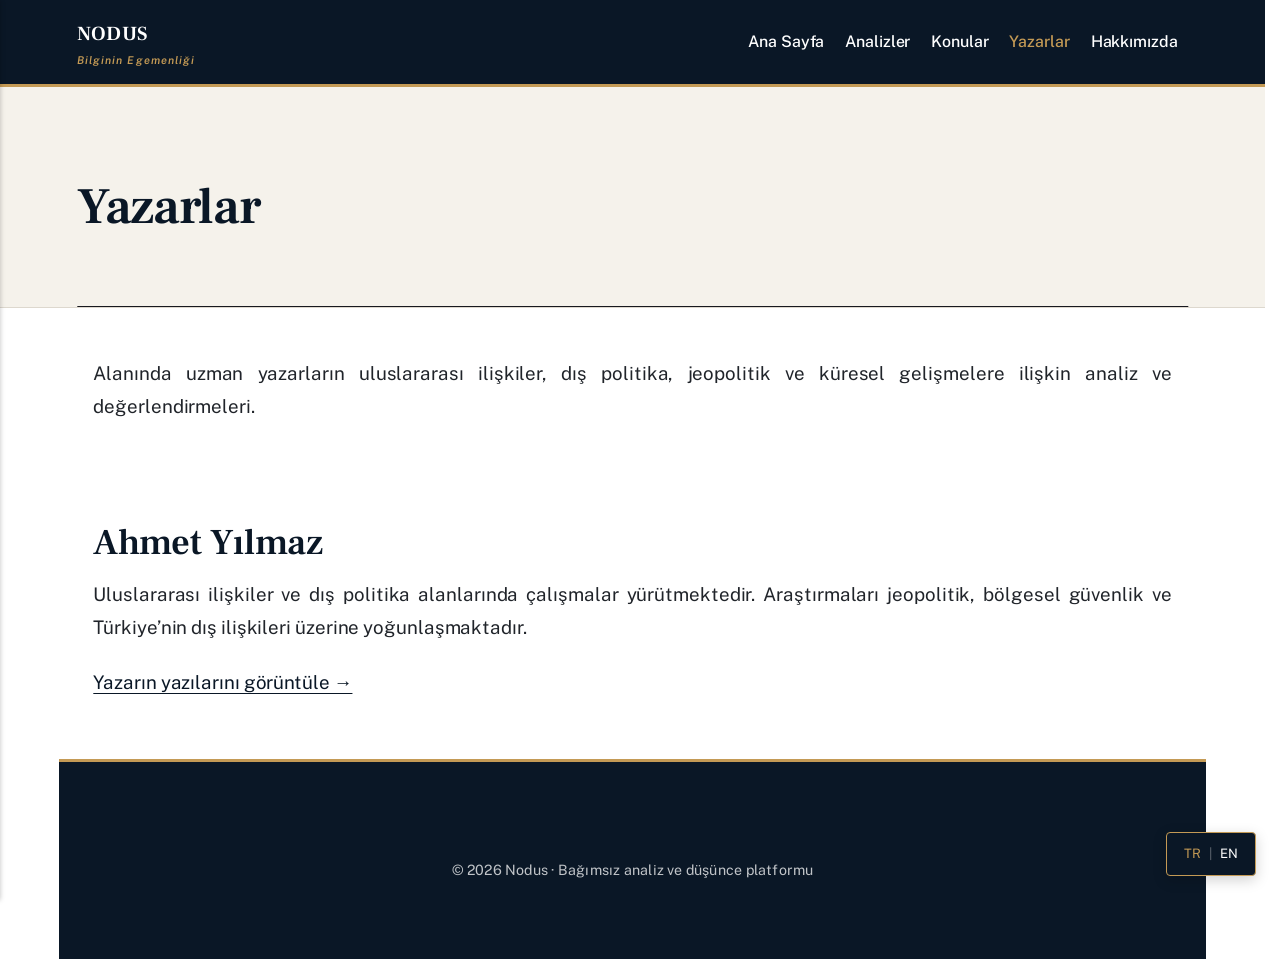
<file: yazarlar.html>
<!DOCTYPE html><html lang="tr"><head><meta charset="utf-8"><meta http-equiv="X-UA-Compatible" content="IE=edge"><meta name="viewport" content="width=device-width,initial-scale=1"><title>Yazarlar - NODUS</title><meta name="description" content="Alanında uzman yazarların uluslararası ilişkiler, dış politika, jeopolitik ve küresel gelişmelere ilişkin analiz ve değerlendirmeleri. Uluslararası ilişkiler ve dış politika alanlarında çalışmalar yürütmektedir. Araştırmaları jeopolitik, bölgesel güvenlik ve Türkiye’nin dış ilişkileri üzerine yoğunlaşmaktadır. Yazarın yazılarını&amp;hellip;"><meta name="generator" content="Publii Open-Source CMS for Static Site"><link rel="canonical" href="https://bdada-art.github.io/nodus/yazarlar.html"><link rel="alternate" type="application/atom+xml" href="https://bdada-art.github.io/nodus/feed.xml" title="NODUS - RSS"><link rel="alternate" type="application/json" href="https://bdada-art.github.io/nodus/feed.json" title="NODUS - JSON"><meta property="og:title" content="Yazarlar"><meta property="og:site_name" content="NODUS"><meta property="og:description" content="Alanında uzman yazarların uluslararası ilişkiler, dış politika, jeopolitik ve küresel gelişmelere ilişkin analiz ve değerlendirmeleri. Uluslararası ilişkiler ve dış politika alanlarında çalışmalar yürütmektedir. Araştırmaları jeopolitik, bölgesel güvenlik ve Türkiye’nin dış ilişkileri üzerine yoğunlaşmaktadır. Yazarın yazılarını&amp;hellip;"><meta property="og:url" content="https://bdada-art.github.io/nodus/yazarlar.html"><meta property="og:type" content="article"><link rel="preload" href="https://bdada-art.github.io/nodus/assets/dynamic/fonts/publicsans/publicsans.woff2" as="font" type="font/woff2" crossorigin><link rel="preload" href="https://bdada-art.github.io/nodus/assets/dynamic/fonts/publicsans/publicsans-italic.woff2" as="font" type="font/woff2" crossorigin><link rel="preload" href="https://bdada-art.github.io/nodus/assets/dynamic/fonts/frankruhllibre/frankruhllibre.woff2" as="font" type="font/woff2" crossorigin><link rel="stylesheet" href="https://bdada-art.github.io/nodus/assets/css/style.css?v&#x3D;b1ec35eb59a5b4c4823ec2f6370dbebc"><script type="application/ld+json">{"@context":"http://schema.org","@type":"Article","mainEntityOfPage":{"@type":"WebPage","@id":"https://bdada-art.github.io/nodus/yazarlar.html"},"headline":"Yazarlar","datePublished":"2026-09-01T10:30+03:00","dateModified":"2026-09-01T11:28+03:00","description":"Alanında uzman yazarların uluslararası ilişkiler, dış politika, jeopolitik ve küresel gelişmelere ilişkin analiz ve değerlendirmeleri. Uluslararası ilişkiler ve dış politika alanlarında çalışmalar yürütmektedir. Araştırmaları jeopolitik, bölgesel güvenlik ve Türkiye’nin dış ilişkileri üzerine yoğunlaşmaktadır. Yazarın yazılarını&hellip;","author":{"@type":"Person","name":"12312","url":"https://bdada-art.github.io/nodus/authors/12312/"},"publisher":{"@type":"Organization","name":"12312"}}</script><noscript><style>img[loading] {
                    opacity: 1;
                }</style></noscript><script>document.addEventListener("DOMContentLoaded", () => {

  const WORKER_URL =
    "https://nodus-translate.bdada0602.workers.dev/";

  const originalValues = new Map();
  let translating = false;

  /* ==========================
     NODUS SABİT ÇEVİRİLER
     ========================== */

  const dictionary = {
    "Ana Sayfa": "Home",
    "Analizler": "Analysis",
    "Konular": "Topics",
    "Yazarlar": "Authors",
    "Hakkımızda": "About",

    "Bilginin Egemenliği": "The Primacy of Knowledge",

    "Farklı disiplinlerden uzmanların katkılarıyla küresel ve bölgesel gelişmeleri anlamaya yönelik bağımsız analiz, yorum ve değerlendirmeler.":
      "Independent analysis, commentary and assessments aimed at understanding global and regional developments through contributions from experts across different disciplines.",

    "Son Analizler": "Latest Analysis",
    "Tüm Analizler": "All Analysis",

    "Devamını oku": "Read more",
    "Devamını oku…": "Read more",

    "Paylaş": "Share",
    "Önceki": "Previous",
    "Sonraki": "Next",

    "Ara": "Search",
    "Arama": "Search",

    "Yazar": "Author",
    "Yayın tarihi": "Published",

    "Bu yazı son olarak şu tarihte güncellendi":
      "This article was last updated on",

    "Dış Politika & Diplomasi":
      "Foreign Policy & Diplomacy",

    "Jeopolitik & Strateji":
      "Geopolitics & Strategy"
  };


  /* ==========================
     TR | EN BUTONU
     ========================== */

  const switcher = document.createElement("div");

  switcher.id = "nodus-language-switcher";

  switcher.innerHTML = `
    <button type="button" data-lang="tr">TR</button>
    <span>|</span>
    <button type="button" data-lang="en">EN</button>
  `;

  document.body.appendChild(switcher);

  const trButton =
    switcher.querySelector('[data-lang="tr"]');

  const enButton =
    switcher.querySelector('[data-lang="en"]');


  /* ==========================
     YARDIMCI FONKSİYONLAR
     ========================== */

  function remember(element, type = "text") {

    if (originalValues.has(element)) return;

    originalValues.set(element, {
      type,
      value:
        type === "html"
          ? element.innerHTML
          : element.textContent
    });

  }


  function replaceExactText(element, from, to) {

    const walker = document.createTreeWalker(
      element,
      NodeFilter.SHOW_TEXT
    );

    let node;

    while ((node = walker.nextNode())) {

      if (node.nodeValue.trim() === from) {

        if (!node.__nodusOriginal) {
          node.__nodusOriginal = node.nodeValue;
        }

        const leading =
          node.nodeValue.match(/^\s*/)?.[0] || "";

        const trailing =
          node.nodeValue.match(/\s*$/)?.[0] || "";

        node.nodeValue =
          leading + to + trailing;
      }
    }
  }


  /* ==========================
     SABİT ARAYÜZ ÇEVİRİSİ
     ========================== */

  function translateStaticInterface() {

    Object.entries(dictionary).forEach(
      ([tr, en]) => {

        document
          .querySelectorAll(
            "a, button, span, h1, h2, h3, h4, p, li"
          )
          .forEach(element => {

            if (
              element.closest(
                "#nodus-language-switcher"
              )
            ) {
              return;
            }

            replaceExactText(
              element,
              tr,
              en
            );

          });

      }
    );

    translateDates();

    document.documentElement.lang = "en";
  }


  function restoreStaticInterface() {

    const walker = document.createTreeWalker(
      document.body,
      NodeFilter.SHOW_TEXT
    );

    let node;

    while ((node = walker.nextNode())) {

      if (node.__nodusOriginal !== undefined) {
        node.nodeValue =
          node.__nodusOriginal;
      }

    }

    document.documentElement.lang = "tr";
  }


  /* ==========================
     TARİHLER
     ========================== */

  const months = {
    "Ocak": "January",
    "Şubat": "February",
    "Mart": "March",
    "Nisan": "April",
    "Mayıs": "May",
    "Haziran": "June",
    "Temmuz": "July",
    "Ağustos": "August",
    "Eylül": "September",
    "Ekim": "October",
    "Kasım": "November",
    "Aralık": "December"
  };


  function translateDates() {

    document
      .querySelectorAll("time, .feed__date")
      .forEach(element => {

        if (!element.__nodusOriginalText) {
          element.__nodusOriginalText =
            element.textContent;
        }

        let text = element.textContent;

        Object.entries(months).forEach(
          ([tr, en]) => {
            text = text.replace(tr, en);
          }
        );

        element.textContent = text;

      });

  }


  function restoreDates() {

    document
      .querySelectorAll("time, .feed__date")
      .forEach(element => {

        if (element.__nodusOriginalText) {
          element.textContent =
            element.__nodusOriginalText;
        }

      });

  }


  /* ==========================
     GROQ
     ========================== */

  async function groqTranslate(text) {

    const clean = text.trim();

    if (!clean) return clean;

    const cacheKey =
      "nodus-en-" +
      simpleHash(clean);

    const cached =
      localStorage.getItem(cacheKey);

    if (cached) {
      return cached;
    }

    const response =
      await fetch(WORKER_URL, {

        method: "POST",

        headers: {
          "Content-Type":
            "application/json"
        },

        body: JSON.stringify({
          text: clean,
          targetLanguage: "English"
        })

      });

    const data =
      await response.json();

    if (!response.ok) {
      throw new Error(
        data.error ||
        "Translation failed"
      );
    }

    localStorage.setItem(
      cacheKey,
      data.translation
    );

    return data.translation;
  }


  function simpleHash(str) {

    let hash = 0;

    for (
      let i = 0;
      i < str.length;
      i++
    ) {

      hash =
        ((hash << 5) - hash) +
        str.charCodeAt(i);

      hash |= 0;

    }

    return hash.toString();
  }


  /* ==========================
     MAKALE SAYFASI
     ========================== */

  async function translateArticlePage() {

    const title =
      document.querySelector(
        ".hero__content h1"
      );

    const content =
      document.querySelector(
        ".content__entry"
      );

    if (!title || !content) return;

    remember(title);
    remember(content, "html");

    const titleTranslation =
      await groqTranslate(
        title.textContent
      );

    title.textContent =
      titleTranslation;


    const blocks =
      content.querySelectorAll(
        "p, h2, h3, h4, blockquote, li"
      );


    for (const block of blocks) {

      const text =
        block.textContent.trim();

      if (text.length < 2) {
        continue;
      }

      if (!block.__nodusOriginalHTML) {
        block.__nodusOriginalHTML =
          block.innerHTML;
      }

      const translated =
        await groqTranslate(text);

      block.textContent =
        translated;
    }

  }


  /* ==========================
     ANA SAYFA YAZI BAŞLIKLARI
     ========================== */

  async function translateHomepagePosts() {

    /*
      Makale sayfasındaysak
      ana sayfa kartlarını arama.
    */

    if (
      document.querySelector(
        ".content__entry"
      )
    ) {
      return;
    }


    /*
      SADECE BURASI DÜZELTİLDİ.

      Senin verdiğin gerçek HTML:

      <h2 class="editorial-card__title">
        <a href="...">Başlık</a>
      </h2>
    */

    const links = Array.from(
      document.querySelectorAll(
        "h2.editorial-card__title > a"
      )
    );


    for (const link of links) {

      const text =
        link.textContent.trim();

      if (
        text.length < 15 ||
        text === "Read more"
      ) {
        continue;
      }

      if (
        !link.__nodusOriginalText
      ) {
        link.__nodusOriginalText =
          link.textContent;
      }

      try {

        link.textContent =
          await groqTranslate(text);

      }
      catch (error) {

        console.error(
          "NODUS title translation:",
          error
        );

      }

    }


    const excerpts =
      document.querySelectorAll(
        ".feed__excerpt, .post__excerpt"
      );


    for (const excerpt of excerpts) {

      const text =
        excerpt.textContent.trim();

      if (text.length < 20) continue;

      if (
        !excerpt.__nodusOriginalText
      ) {
        excerpt.__nodusOriginalText =
          excerpt.textContent;
      }

      try {

        excerpt.textContent =
          await groqTranslate(text);

      }
      catch (error) {

        console.error(
          "NODUS excerpt translation:",
          error
        );

      }

    }

  }


  /* ==========================
     ENGLISH MODE
     ========================== */

  async function enableEnglish() {

    if (translating) return;

    translating = true;

    enButton.disabled = true;
    enButton.textContent = "...";

    try {

      translateStaticInterface();

      await Promise.all([
        translateArticlePage(),
        translateHomepagePosts()
      ]);

      localStorage.setItem(
        "nodus-language",
        "en"
      );

      enButton.classList.add(
        "active"
      );

      trButton.classList.remove(
        "active"
      );

    }

    catch (error) {

      console.error(
        "NODUS translation error:",
        error
      );

      alert(
        "English translation is currently unavailable."
      );

    }

    finally {

      translating = false;

      enButton.disabled = false;
      enButton.textContent = "EN";

    }

  }


  /* ==========================
     TÜRKÇE MOD
     ========================== */

  function enableTurkish() {

    restoreStaticInterface();
    restoreDates();


    originalValues.forEach(
      (stored, element) => {

        if (!document.contains(element)) {
          return;
        }

        if (stored.type === "html") {
          element.innerHTML =
            stored.value;
        }
        else {
          element.textContent =
            stored.value;
        }

      }
    );


    /*
      Ana sayfa kart başlıklarını
      orijinal Türkçeye döndür.
    */

    document
      .querySelectorAll(
        "h2.editorial-card__title > a"
      )
      .forEach(element => {

        if (
          element.__nodusOriginalText
        ) {
          element.textContent =
            element.__nodusOriginalText;
        }

      });


    document
      .querySelectorAll(
        ".feed__excerpt, .post__excerpt"
      )
      .forEach(element => {

        if (
          element.__nodusOriginalText
        ) {
          element.textContent =
            element.__nodusOriginalText;
        }

      });


    localStorage.setItem(
      "nodus-language",
      "tr"
    );

    trButton.classList.add(
      "active"
    );

    enButton.classList.remove(
      "active"
    );

  }


  /* ==========================
     BUTONLAR
     ========================== */

  enButton.addEventListener(
    "click",
    enableEnglish
  );

  trButton.addEventListener(
    "click",
    enableTurkish
  );


  /* ==========================
     DİLİ HATIRLA
     ========================== */

  const savedLanguage =
    localStorage.getItem(
      "nodus-language"
    );


  if (savedLanguage === "en") {

    enableEnglish();

  }
  else {

    trButton.classList.add(
      "active"
    );

  }

});</script><style>#nodus-language-switcher {

  position: fixed;

  right: 24px;
  bottom: 24px;

  z-index: 9999;

  display: flex;
  align-items: center;
  gap: 3px;

  background: #0A1726;

  border: 1px solid #C49A55;

  padding: 8px 12px;

  border-radius: 4px;

  font-family:
    "Public Sans",
    sans-serif;

  font-size: 13px;

  box-shadow:
    0 4px 14px
    rgba(0,0,0,.18);

}


#nodus-language-switcher button {

  border: 0;

  background: transparent;

  color: #ffffff;

  cursor: pointer;

  padding: 2px 5px;

  font: inherit;

}


#nodus-language-switcher button.active {

  color: #C49A55;

  font-weight: 700;

}


#nodus-language-switcher button:disabled {

  opacity: .6;

  cursor: wait;

}


#nodus-language-switcher span {

  color: #626A73;

}</style></head><body class="page-template"><script>document.addEventListener('DOMContentLoaded', function () {
    const logo = document.querySelector('.logo');

    if (logo && !document.querySelector('.site-motto')) {
        const motto = document.createElement('span');
        motto.className = 'site-motto';
        motto.textContent = 'Bilginin Egemenliği';
        logo.appendChild(motto);
    }
});</script><header class="top js-header"><a class="logo" href="https://bdada-art.github.io/nodus/">NODUS</a><nav class="navbar js-navbar"><button class="navbar__toggle js-toggle" aria-label="Menu" aria-haspopup="true" aria-expanded="false"><span class="navbar__toggle-box"><span class="navbar__toggle-inner">Menu</span></span></button><ul class="navbar__menu"><li><a href="https://bdada-art.github.io/nodus/" target="_self">Ana Sayfa</a></li><li><a href="https://bdada-art.github.io/nodus/" target="_self">Analizler</a></li><li class="has-submenu"><a href="https://bdada-art.github.io/nodus/tags/" target="_self" aria-haspopup="true" aria-expanded="false">Konular</a><ul class="navbar__submenu level-2" aria-hidden="true"><li><a href="https://bdada-art.github.io/nodus/tags/jeopolitik-and-strateji/" target="_self">Jeopolitik &amp; Strateji</a></li><li><a href="https://bdada-art.github.io/nodus/tags/dis-politika-and-diplomasi/" target="_self">Dış Politika &amp; Diplomasi</a></li></ul></li><li class="active"><a href="https://bdada-art.github.io/nodus/yazarlar.html" target="_self">Yazarlar</a></li><li><a href="https://bdada-art.github.io/nodus/hakkimizda.html" target="_self">Hakkımızda</a></li></ul></nav></header><main class="page"><article class="content"><div class="hero hero--noimage"><header class="hero__content"><div class="wrapper"><h1>Yazarlar</h1></div></header></div><div class="entry-wrapper content__entry"><p>Alanında uzman yazarların uluslararası ilişkiler, dış politika, jeopolitik ve küresel gelişmelere ilişkin analiz ve değerlendirmeleri.</p><h2 id="ahmet-yilmaz">Ahmet Yılmaz</h2><p>Uluslararası ilişkiler ve dış politika alanlarında çalışmalar yürütmektedir. Araştırmaları jeopolitik, bölgesel güvenlik ve Türkiye’nin dış ilişkileri üzerine yoğunlaşmaktadır.</p><p><a href="https://bdada-art.github.io/nodus/authors/ahmet-yilmaz/">Yazarın yazılarını görüntüle →</a></p></div></article></main><footer class="footer"><div class="wrapper"><div class="footer__copyright"><p>© 2026 Nodus · Bağımsız analiz ve düşünce platformu</p></div><button id="backToTop" class="footer__bttop" aria-label="Back to top" title="Back to top"><svg width="20" height="20"><use xlink:href="https://bdada-art.github.io/nodus/assets/svg/svg-map.svg#toparrow"/></svg></button></div></footer><script defer="defer" src="https://bdada-art.github.io/nodus/assets/js/scripts.min.js?v&#x3D;dafec4f87fead6718cb125f0b0fc8441"></script><script>window.publiiThemeMenuConfig={mobileMenuMode:'sidebar',animationSpeed:300,submenuWidth: 'auto',doubleClickTime:500,mobileMenuExpandableSubmenus:true,relatedContainerForOverlayMenuSelector:'.top'};</script><script>var images = document.querySelectorAll('img[loading]');
        for (var i = 0; i < images.length; i++) {
            if (images[i].complete) {
                images[i].classList.add('is-loaded');
            } else {
                images[i].addEventListener('load', function () {
                    this.classList.add('is-loaded');
                }, false);
            }
        }</script></body></html>
</file>
